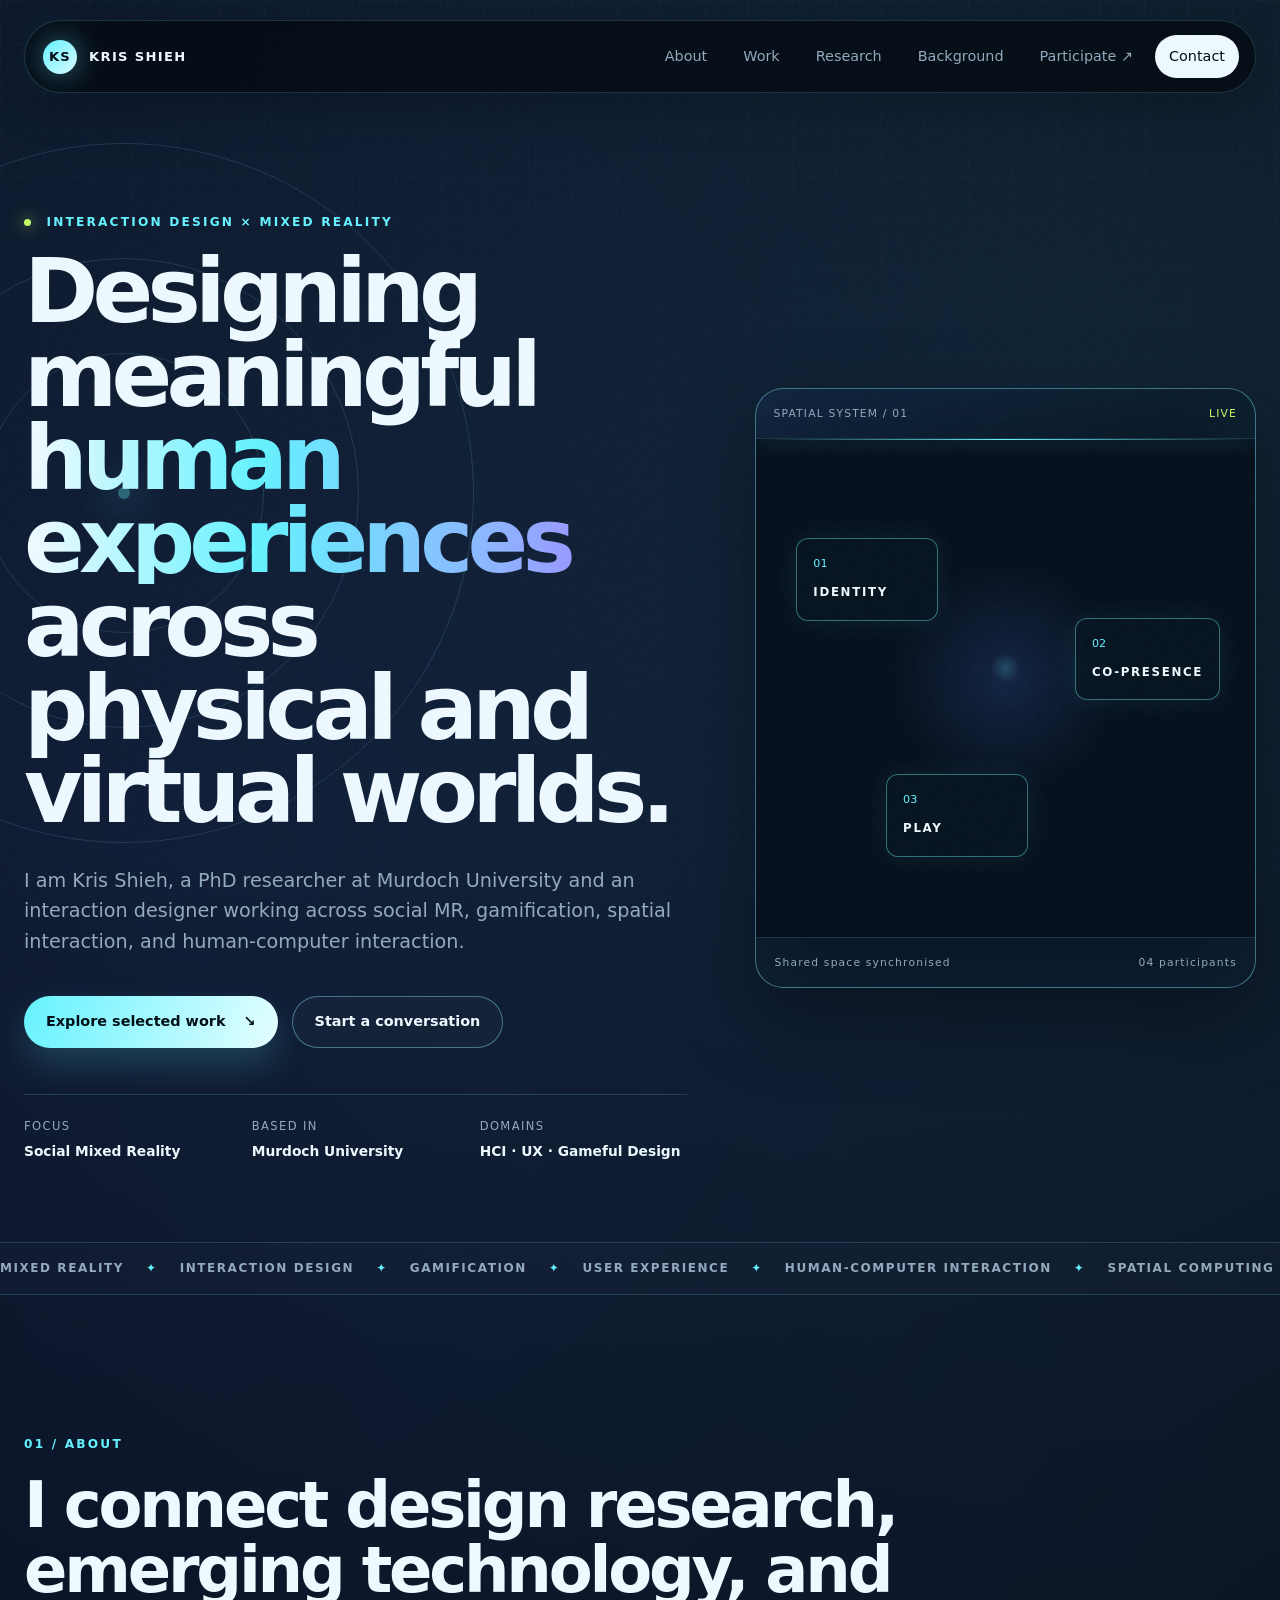
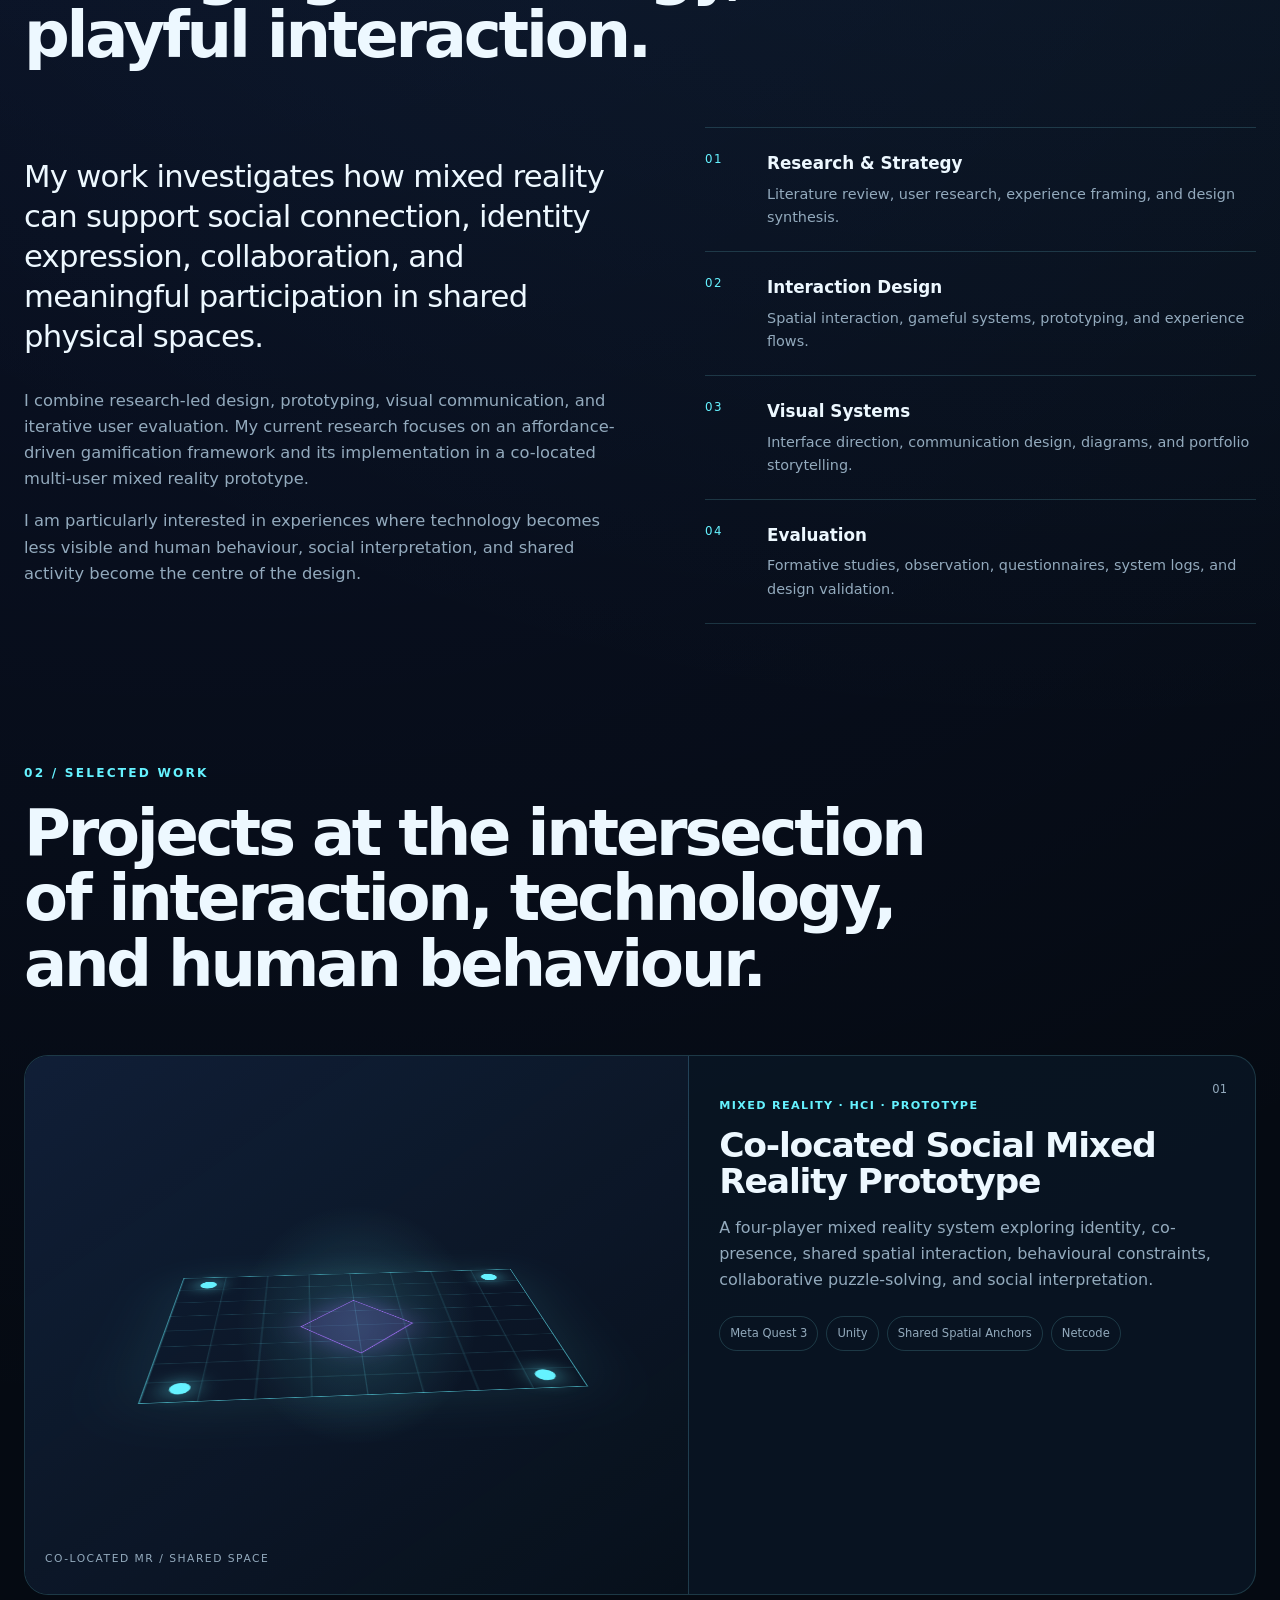
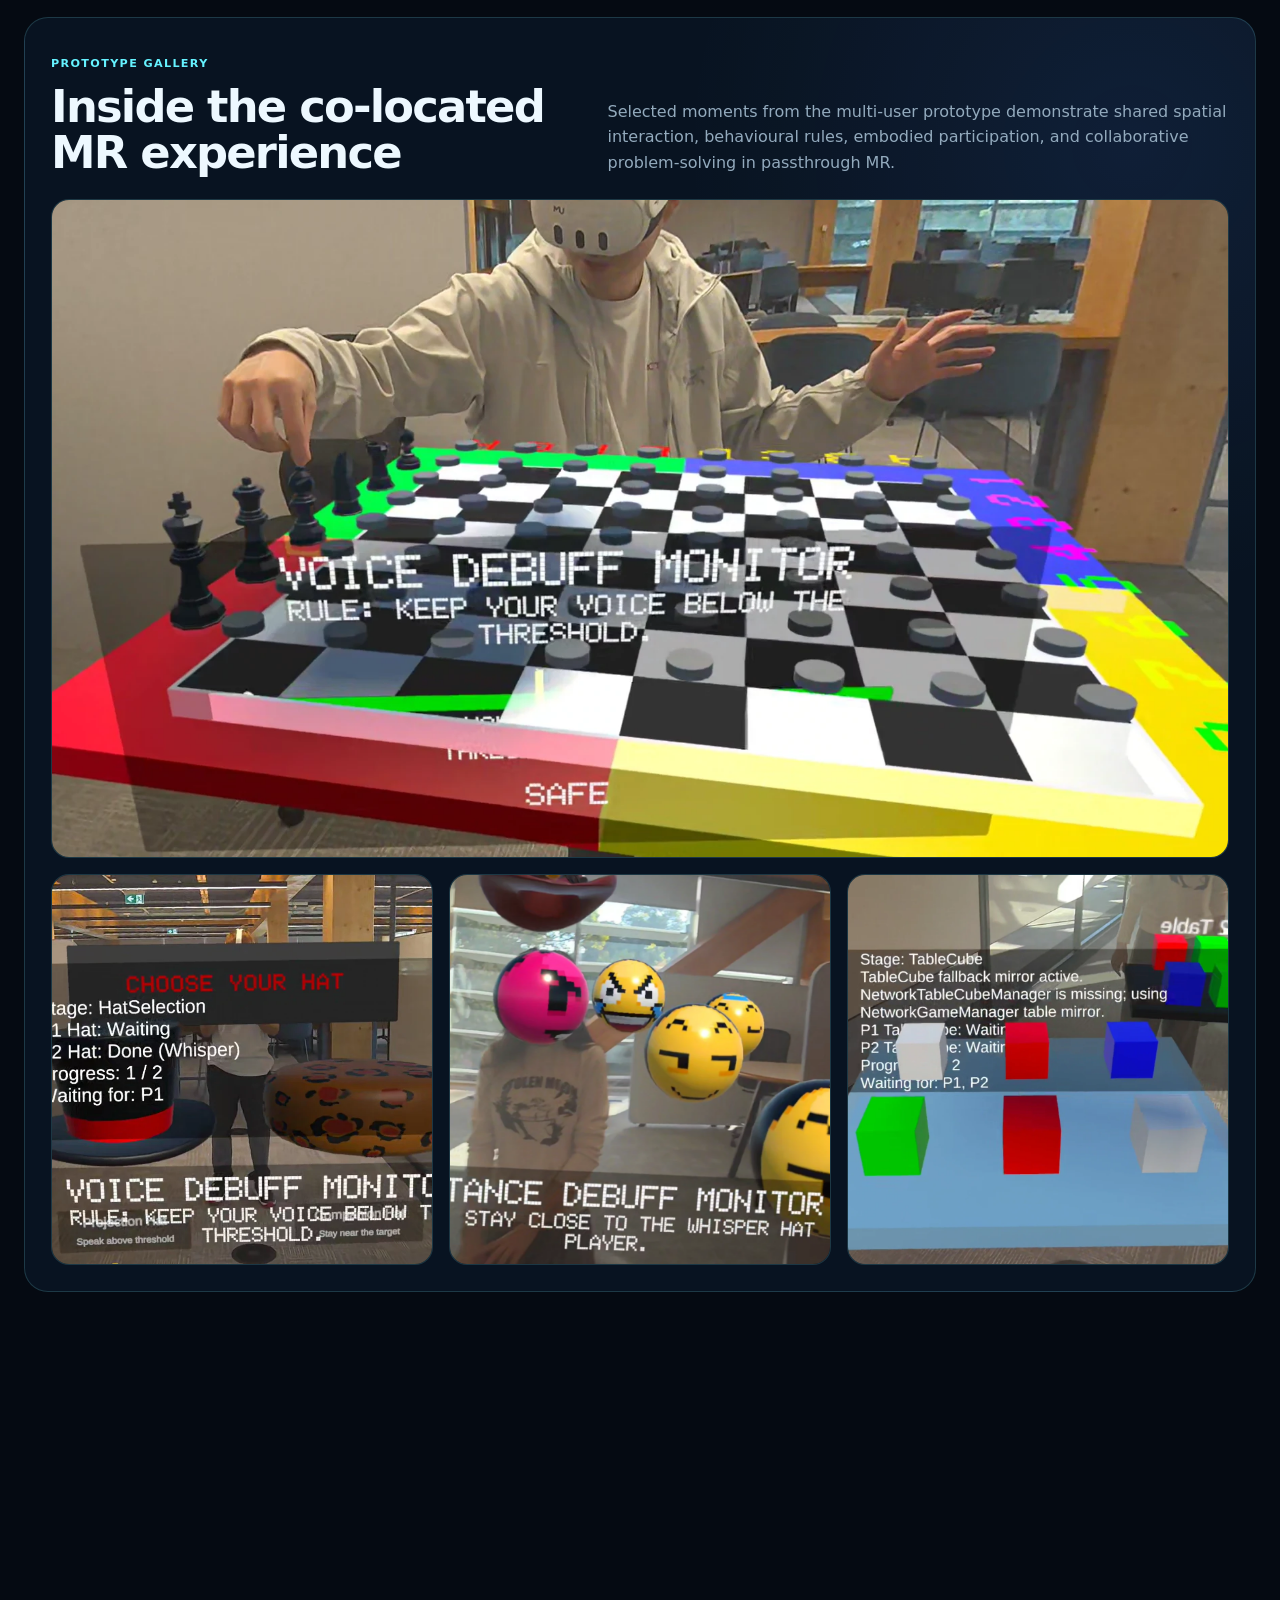
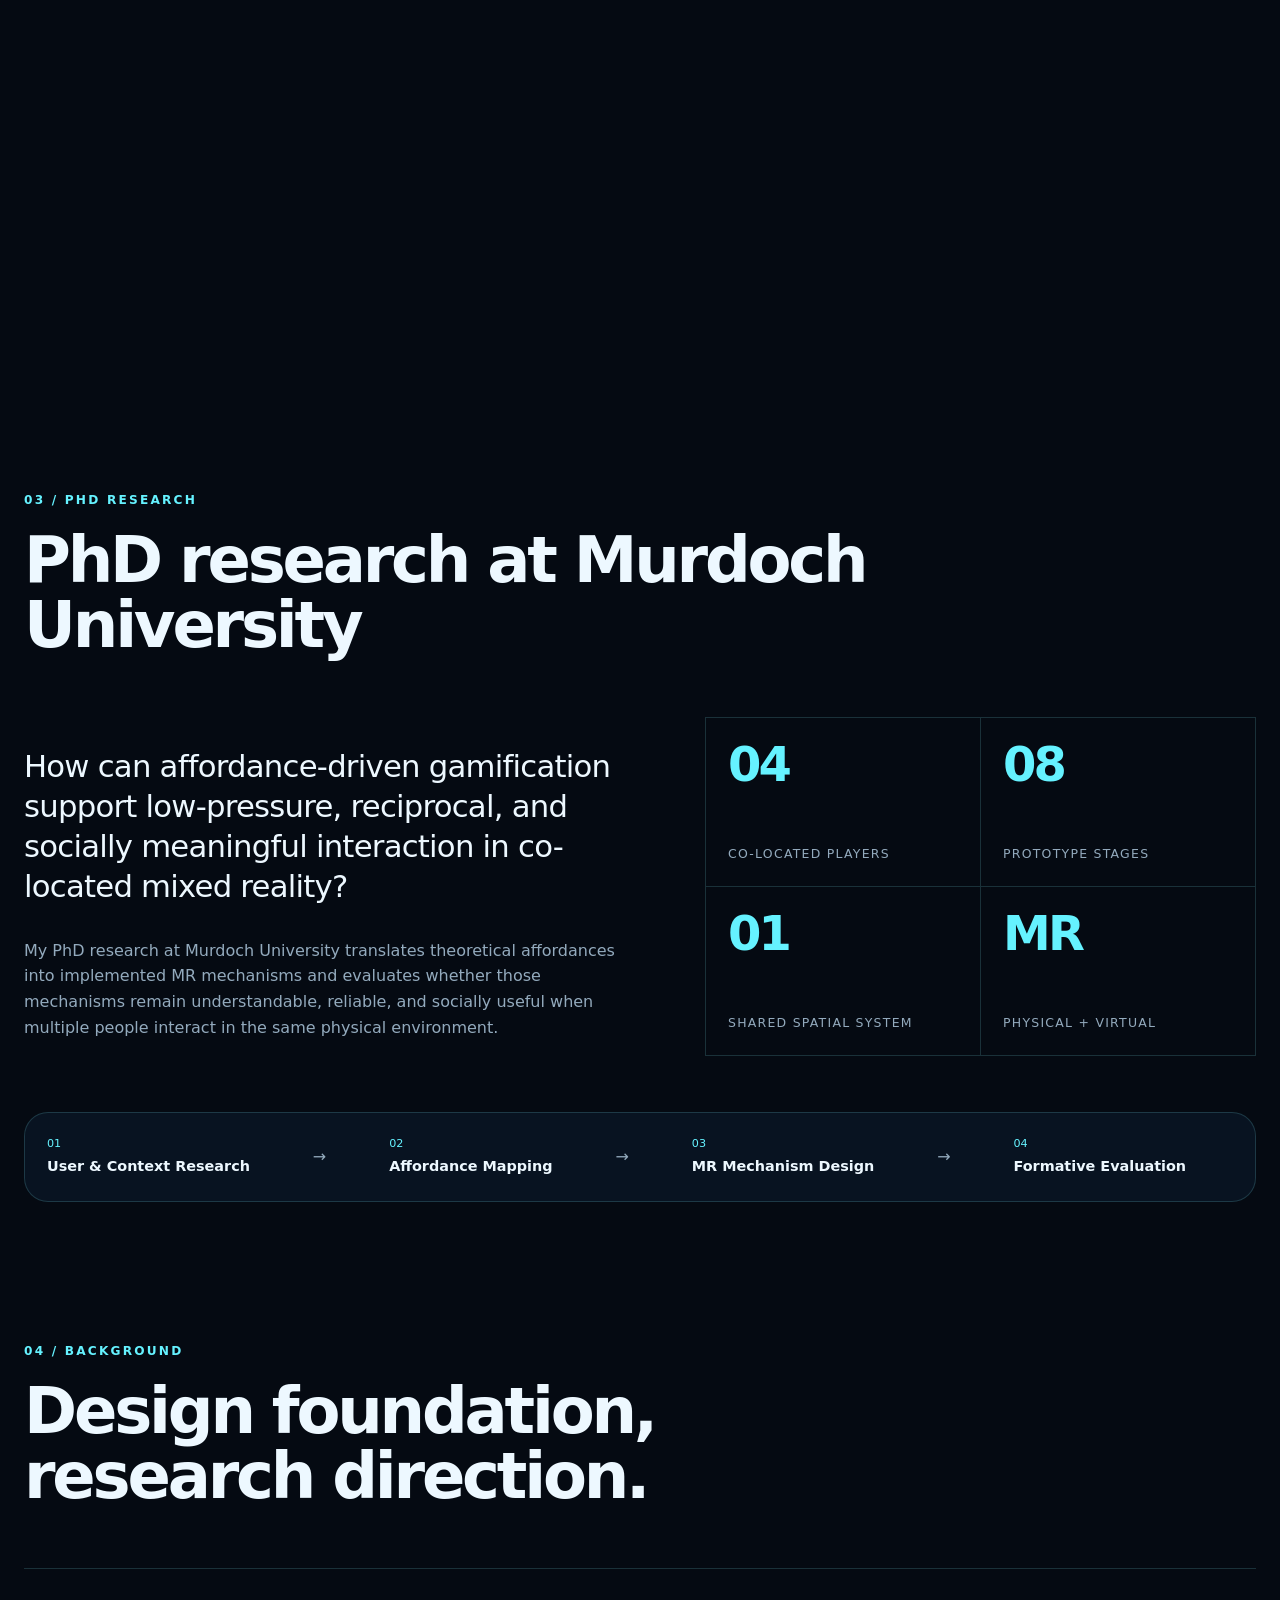
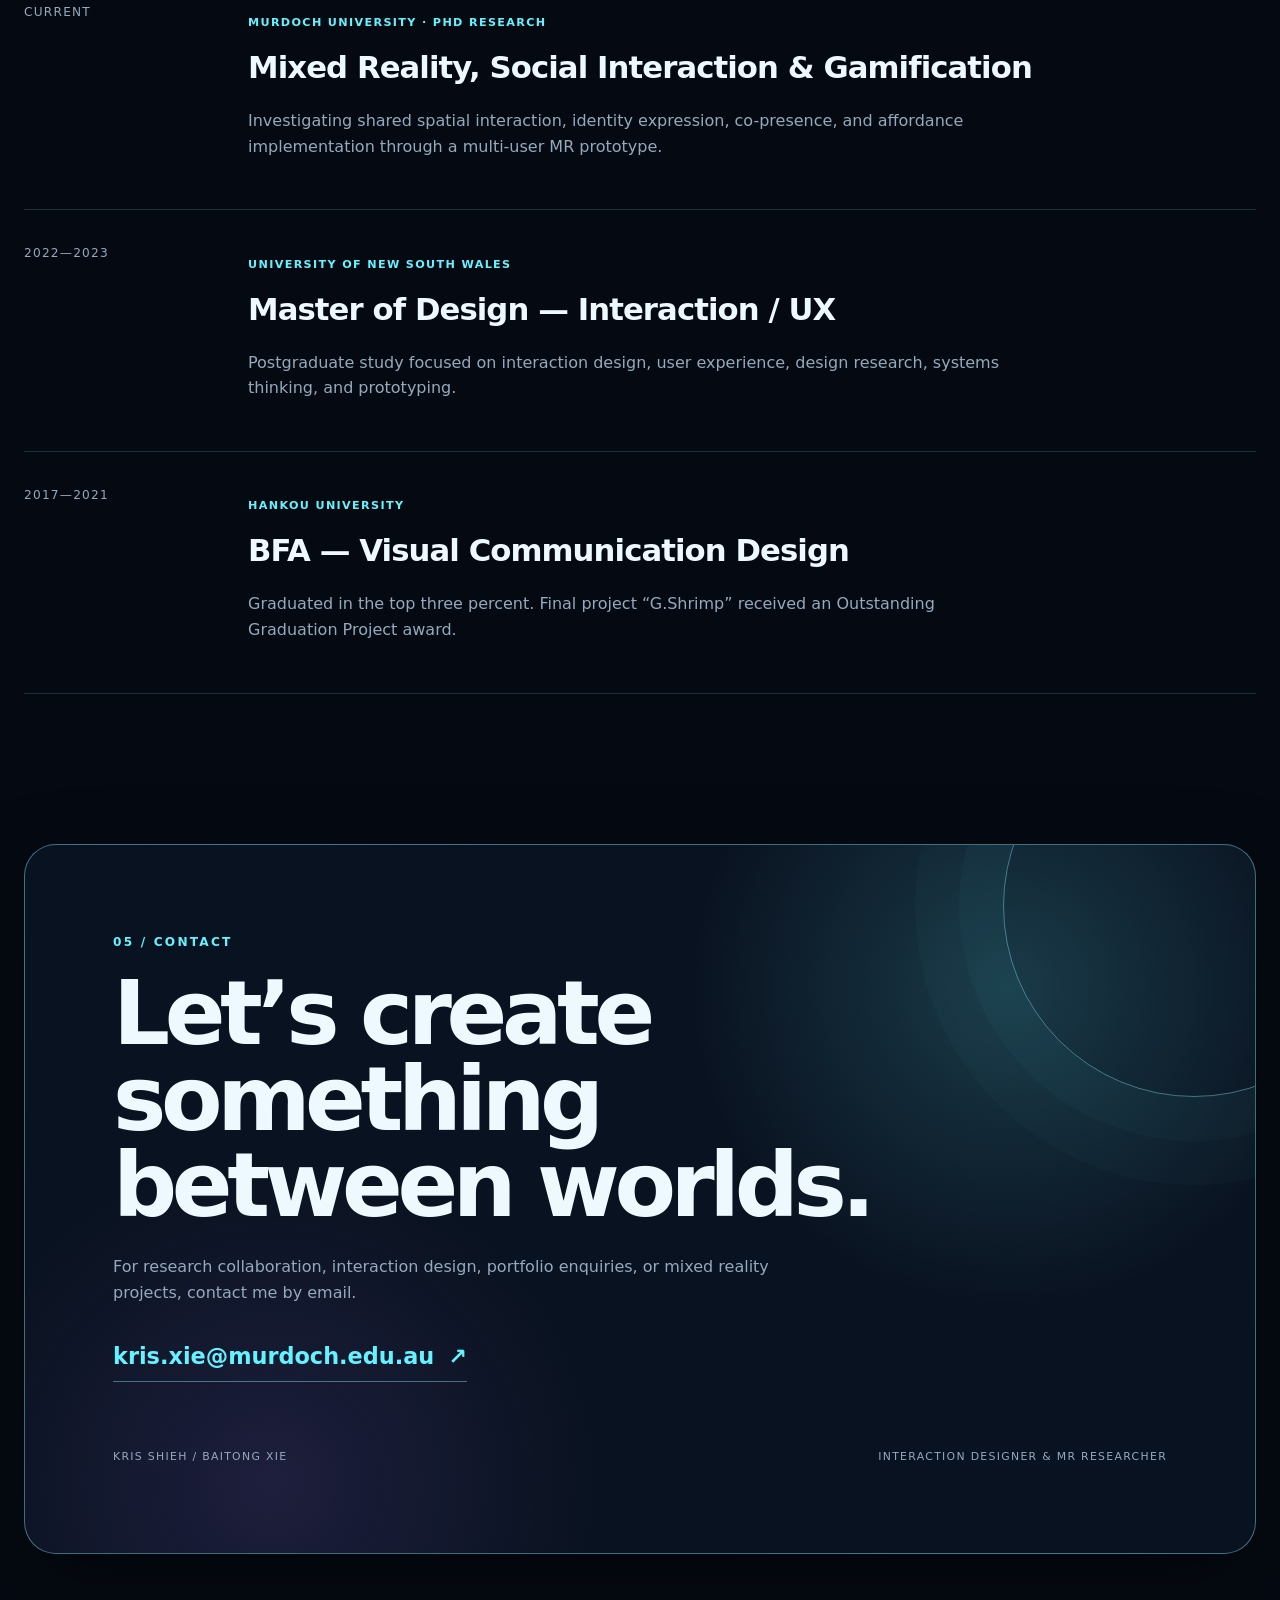
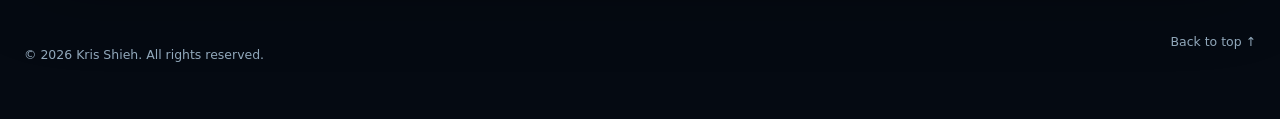
<file: index.html>
<!DOCTYPE html>
<html lang="en">
<head>
  <meta charset="UTF-8" />
  <meta name="viewport" content="width=device-width, initial-scale=1.0" />
  <meta name="description" content="Kris Shieh — interaction designer and mixed reality researcher exploring social MR, gamification, and human-computer interaction." />
  <meta name="keywords" content="Kris Shieh, Baitong Xie, portfolio, mixed reality, metaverse, interaction design, UX, HCI, gamification" />
  <meta name="author" content="Kris Shieh" />
  <meta name="theme-color" content="#07111f" />

  <meta property="og:title" content="Kris Shieh — Interaction Designer & MR Researcher" />
  <meta property="og:description" content="Portfolio and research in mixed reality, gamification, interaction design, and social computing." />
  <meta property="og:type" content="website" />
  <meta property="og:url" content="https://krisshieh.com" />

  <title>Kris Shieh — Interaction Designer & MR Researcher</title>
  <link rel="icon" href="favicon.svg" type="image/svg+xml" />
  <link rel="stylesheet" href="styles.css" />
  <script src="script.js" defer></script>
</head>
<body>
  <div class="noise" aria-hidden="true"></div>
  <div class="cursor-glow" aria-hidden="true"></div>

  <header class="site-header" id="top">
    <a class="brand" href="#top" aria-label="Kris Shieh home">
      <span class="brand-mark">KS</span>
      <span class="brand-text">KRIS SHIEH</span>
    </a>

    <button class="menu-toggle" aria-expanded="false" aria-controls="site-nav">
      <span></span><span></span>
      <span class="sr-only">Toggle menu</span>
    </button>

    <nav id="site-nav" class="site-nav" aria-label="Primary navigation">
      <a href="#about">About</a>
      <a href="#work">Work</a>
      <a href="#research">Research</a>
      <a href="#background">Background</a>
      <a href="/participate/">Participate ↗</a>
      <a class="nav-cta" href="#contact">Contact</a>
    </nav>
  </header>

  <main>
    <section class="hero section-shell">
      <div class="hero-orbit" aria-hidden="true">
        <div class="orbit orbit-one"></div>
        <div class="orbit orbit-two"></div>
        <div class="orbit orbit-three"></div>
        <div class="core"></div>
      </div>

      <div class="hero-copy reveal">
        <p class="eyebrow"><span class="signal-dot"></span> INTERACTION DESIGN × MIXED REALITY</p>
        <h1>
          Designing meaningful
          <span class="gradient-text">human experiences</span>
          across physical and virtual worlds.
        </h1>
        <p class="hero-description">
          I am Kris Shieh, a PhD researcher at Murdoch University and an interaction designer working across
          social MR, gamification, spatial interaction, and human-computer interaction.
        </p>

        <div class="hero-actions">
          <a class="button button-primary" href="#work">
            Explore selected work
            <span aria-hidden="true">↘</span>
          </a>
          <a class="button button-secondary" href="#contact">Start a conversation</a>
        </div>

        <div class="hero-meta" aria-label="Professional focus">
          <div>
            <span>Focus</span>
            <strong>Social Mixed Reality</strong>
          </div>
          <div>
            <span>Based in</span>
            <strong>Murdoch University</strong>
          </div>
          <div>
            <span>Domains</span>
            <strong>HCI · UX · Gameful Design</strong>
          </div>
        </div>
      </div>

      <div class="hero-interface reveal" aria-label="Decorative mixed reality interface">
        <div class="interface-top">
          <span>SPATIAL SYSTEM / 01</span>
          <span class="status">LIVE</span>
        </div>
        <div class="interface-viewport">
          <div class="grid-plane"></div>
          <div class="holo-card card-a">
            <span>01</span>
            <strong>IDENTITY</strong>
          </div>
          <div class="holo-card card-b">
            <span>02</span>
            <strong>CO-PRESENCE</strong>
          </div>
          <div class="holo-card card-c">
            <span>03</span>
            <strong>PLAY</strong>
          </div>
          <div class="scan-line"></div>
        </div>
        <div class="interface-bottom">
          <span>Shared space synchronised</span>
          <span>04 participants</span>
        </div>
      </div>
    </section>

    <section class="ticker" aria-label="Areas of practice">
      <div class="ticker-track">
        <span>MIXED REALITY</span><i>✦</i>
        <span>INTERACTION DESIGN</span><i>✦</i>
        <span>GAMIFICATION</span><i>✦</i>
        <span>USER EXPERIENCE</span><i>✦</i>
        <span>HUMAN-COMPUTER INTERACTION</span><i>✦</i>
        <span>SPATIAL COMPUTING</span><i>✦</i>
        <span>MIXED REALITY</span><i>✦</i>
        <span>INTERACTION DESIGN</span><i>✦</i>
      </div>
    </section>

    <section id="about" class="section-shell content-section">
      <div class="section-heading reveal">
        <p class="eyebrow">01 / ABOUT</p>
        <h2>I connect design research, emerging technology, and playful interaction.</h2>
      </div>

      <div class="about-grid">
        <div class="about-copy reveal">
          <p class="large-copy">
            My work investigates how mixed reality can support social connection, identity
            expression, collaboration, and meaningful participation in shared physical spaces.
          </p>
          <p>
            I combine research-led design, prototyping, visual communication, and iterative user
            evaluation. My current research focuses on an affordance-driven gamification framework
            and its implementation in a co-located multi-user mixed reality prototype.
          </p>
          <p>
            I am particularly interested in experiences where technology becomes less visible and
            human behaviour, social interpretation, and shared activity become the centre of the design.
          </p>
        </div>

        <div class="capability-panel reveal">
          <div class="capability">
            <span>01</span>
            <div>
              <h3>Research & Strategy</h3>
              <p>Literature review, user research, experience framing, and design synthesis.</p>
            </div>
          </div>
          <div class="capability">
            <span>02</span>
            <div>
              <h3>Interaction Design</h3>
              <p>Spatial interaction, gameful systems, prototyping, and experience flows.</p>
            </div>
          </div>
          <div class="capability">
            <span>03</span>
            <div>
              <h3>Visual Systems</h3>
              <p>Interface direction, communication design, diagrams, and portfolio storytelling.</p>
            </div>
          </div>
          <div class="capability">
            <span>04</span>
            <div>
              <h3>Evaluation</h3>
              <p>Formative studies, observation, questionnaires, system logs, and design validation.</p>
            </div>
          </div>
        </div>
      </div>
    </section>

    <section id="work" class="section-shell content-section">
      <div class="section-heading reveal">
        <p class="eyebrow">02 / SELECTED WORK</p>
        <h2>Projects at the intersection of interaction, technology, and human behaviour.</h2>
      </div>

      <div class="project-grid">
        <article class="project-card project-featured reveal">
          <div class="project-visual visual-mr" aria-hidden="true">
            <div class="spatial-board">
              <span class="node node-1"></span>
              <span class="node node-2"></span>
              <span class="node node-3"></span>
              <span class="node node-4"></span>
              <div class="board-object"></div>
            </div>
            <p>CO-LOCATED MR / SHARED SPACE</p>
          </div>
          <div class="project-content">
            <div class="project-number">01</div>
            <p class="project-type">Mixed Reality · HCI · Prototype</p>
            <h3>Co-located Social Mixed Reality Prototype</h3>
            <p>
              A four-player mixed reality system exploring identity, co-presence, shared spatial
              interaction, behavioural constraints, collaborative puzzle-solving, and social interpretation.
            </p>
            <ul class="tag-list">
              <li>Meta Quest 3</li>
              <li>Unity</li>
              <li>Shared Spatial Anchors</li>
              <li>Netcode</li>
            </ul>
          </div>
        </article>

        <section class="prototype-gallery reveal" aria-labelledby="prototype-gallery-title">
          <div class="gallery-heading">
            <div>
              <p class="project-type">Prototype Gallery</p>
              <h3 id="prototype-gallery-title">Inside the co-located MR experience</h3>
            </div>
            <p>
              Selected moments from the multi-user prototype demonstrate shared spatial interaction,
              behavioural rules, embodied participation, and collaborative problem-solving in passthrough MR.
            </p>
          </div>

          <div class="gallery-grid gallery-grid-four">
            <figure class="gallery-item gallery-item-hero">
              <img
                src="assets/prototype-chess-puzzle.webp"
                alt="Participant interacting with a shared mixed reality chess puzzle"
                loading="lazy"
              />
              <figcaption>
                <span>01</span>
                <div>
                  <strong>Shared Chess Puzzle</strong>
                  <p>Co-located manipulation, distributed clues, and collaborative spatial deduction.</p>
                </div>
              </figcaption>
            </figure>

            <figure class="gallery-item">
              <img
                src="assets/prototype-hat-selection.webp"
                alt="Mixed reality Hat Selection interface showing four behavioural hats"
                loading="lazy"
              />
              <figcaption>
                <span>02</span>
                <div>
                  <strong>Hat Selection</strong>
                  <p>Visible identity cues assign voice- and distance-based behavioural conditions.</p>
                </div>
              </figcaption>
            </figure>

            <figure class="gallery-item">
              <img
                src="assets/prototype-emotion-bubble.webp"
                alt="Mixed reality Emotion Bubble stage with floating expressive spheres"
                loading="lazy"
              />
              <figcaption>
                <span>03</span>
                <div>
                  <strong>Emotion Bubble</strong>
                  <p>Participants express a mood while locating clues distributed through the shared space.</p>
                </div>
              </figcaption>
            </figure>

            <figure class="gallery-item">
              <img
                src="assets/prototype-table-cube.webp"
                alt="Mixed reality Table Cube activity with coloured cubes on a shared table"
                loading="lazy"
              />
              <figcaption>
                <span>04</span>
                <div>
                  <strong>Table Cube</strong>
                  <p>A synchronised colour-matching task explores procedural clarity and shared feedback.</p>
                </div>
              </figcaption>
            </figure>
          </div>
        </section>

        <article class="project-card reveal">
          <div class="project-visual visual-framework" aria-hidden="true">
            <div class="framework-ring ring-a"></div>
            <div class="framework-ring ring-b"></div>
            <div class="framework-ring ring-c"></div>
            <div class="framework-label">ADGF</div>
          </div>
          <div class="project-content">
            <div class="project-number">02</div>
            <p class="project-type">Design Research · Framework</p>
            <h3>Affordance-Driven Gamification Framework</h3>
            <p>
              A research-led framework linking user needs, contextual goals, technology affordances,
              interaction mechanics, and evaluative criteria for social mixed reality experiences.
            </p>
            <ul class="tag-list">
              <li>Affordance Theory</li>
              <li>Gamification</li>
              <li>MDA</li>
            </ul>
          </div>
        </article>

        <article class="project-card reveal">
          <div class="project-visual visual-brand" aria-hidden="true">
            <div class="shrimp-mark">G.</div>
            <div class="brand-lines"></div>
          </div>
          <div class="project-content">
            <div class="project-number">03</div>
            <p class="project-type">Visual Communication · Brand Design</p>
            <h3>G.Shrimp</h3>
            <p>
              An award-recognised undergraduate graduation project combining visual identity,
              communication design, and a cohesive brand experience.
            </p>
            <ul class="tag-list">
              <li>Brand Identity</li>
              <li>Visual Design</li>
              <li>Art Direction</li>
            </ul>
          </div>
        </article>
      </div>
    </section>

    <section id="research" class="section-shell content-section research-section">
      <div class="section-heading reveal">
        <p class="eyebrow">03 / PHD RESEARCH</p>
        <h2>PhD research at Murdoch University</h2>
      </div>

      <div class="research-grid">
        <div class="research-statement reveal">
          <p class="large-copy">
            How can affordance-driven gamification support low-pressure, reciprocal, and socially
            meaningful interaction in co-located mixed reality?
          </p>
          <p>
            My PhD research at Murdoch University translates theoretical affordances into implemented MR mechanisms and
            evaluates whether those mechanisms remain understandable, reliable, and socially useful
            when multiple people interact in the same physical environment.
          </p>
        </div>

        <div class="research-metrics reveal">
          <div class="metric">
            <strong>04</strong>
            <span>co-located players</span>
          </div>
          <div class="metric">
            <strong>08</strong>
            <span>prototype stages</span>
          </div>
          <div class="metric">
            <strong>01</strong>
            <span>shared spatial system</span>
          </div>
          <div class="metric">
            <strong>MR</strong>
            <span>physical + virtual</span>
          </div>
        </div>
      </div>

      <div class="research-flow reveal" aria-label="Research process">
        <div>
          <span>01</span>
          <strong>User & Context Research</strong>
        </div>
        <i>→</i>
        <div>
          <span>02</span>
          <strong>Affordance Mapping</strong>
        </div>
        <i>→</i>
        <div>
          <span>03</span>
          <strong>MR Mechanism Design</strong>
        </div>
        <i>→</i>
        <div>
          <span>04</span>
          <strong>Formative Evaluation</strong>
        </div>
      </div>
    </section>

    <section id="background" class="section-shell content-section">
      <div class="section-heading reveal">
        <p class="eyebrow">04 / BACKGROUND</p>
        <h2>Design foundation, research direction.</h2>
      </div>

      <div class="timeline">
        <article class="timeline-item reveal">
          <div class="timeline-year">CURRENT</div>
          <div>
            <p class="timeline-label">Murdoch University · PhD Research</p>
            <h3>Mixed Reality, Social Interaction & Gamification</h3>
            <p>
              Investigating shared spatial interaction, identity expression, co-presence, and
              affordance implementation through a multi-user MR prototype.
            </p>
          </div>
        </article>

        <article class="timeline-item reveal">
          <div class="timeline-year">2022—2023</div>
          <div>
            <p class="timeline-label">University of New South Wales</p>
            <h3>Master of Design — Interaction / UX</h3>
            <p>
              Postgraduate study focused on interaction design, user experience, design research,
              systems thinking, and prototyping.
            </p>
          </div>
        </article>

        <article class="timeline-item reveal">
          <div class="timeline-year">2017—2021</div>
          <div>
            <p class="timeline-label">Hankou University</p>
            <h3>BFA — Visual Communication Design</h3>
            <p>
              Graduated in the top three percent. Final project “G.Shrimp” received an Outstanding
              Graduation Project award.
            </p>
          </div>
        </article>
      </div>
    </section>

    <section id="contact" class="section-shell contact-section">
      <div class="contact-card reveal">
        <p class="eyebrow">05 / CONTACT</p>
        <h2>Let’s create something between worlds.</h2>
        <p>
          For research collaboration, interaction design, portfolio enquiries, or mixed reality projects,
          contact me by email.
        </p>
        <a class="contact-link" href="mailto:kris.xie@murdoch.edu.au">
          kris.xie@murdoch.edu.au
          <span aria-hidden="true">↗</span>
        </a>

        <div class="contact-meta">
          <span>KRIS SHIEH / BAITONG XIE</span>
          <span>INTERACTION DESIGNER & MR RESEARCHER</span>
        </div>
      </div>
    </section>
  </main>

  <footer class="site-footer section-shell">
    <p>© <span id="year"></span> Kris Shieh. All rights reserved.</p>
    <a href="#top">Back to top ↑</a>
  </footer>
</body>
</html>
</file>
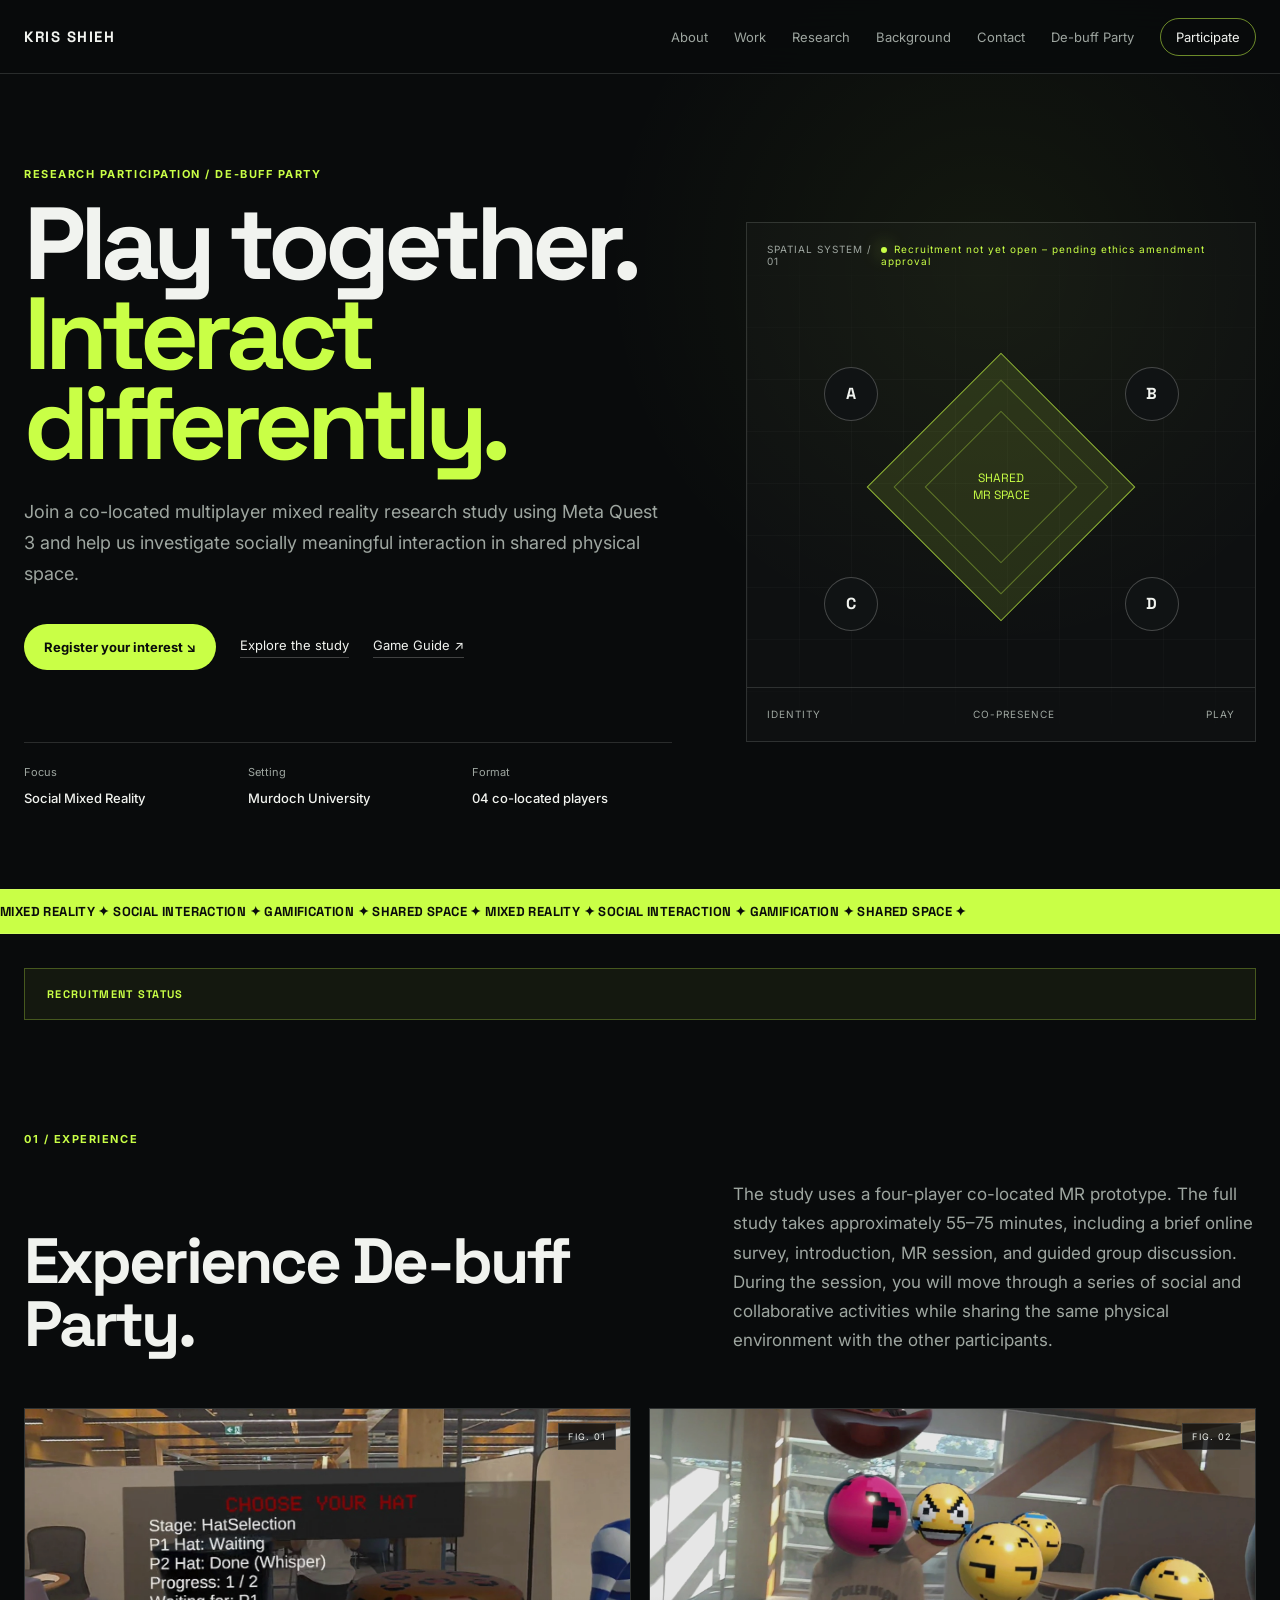
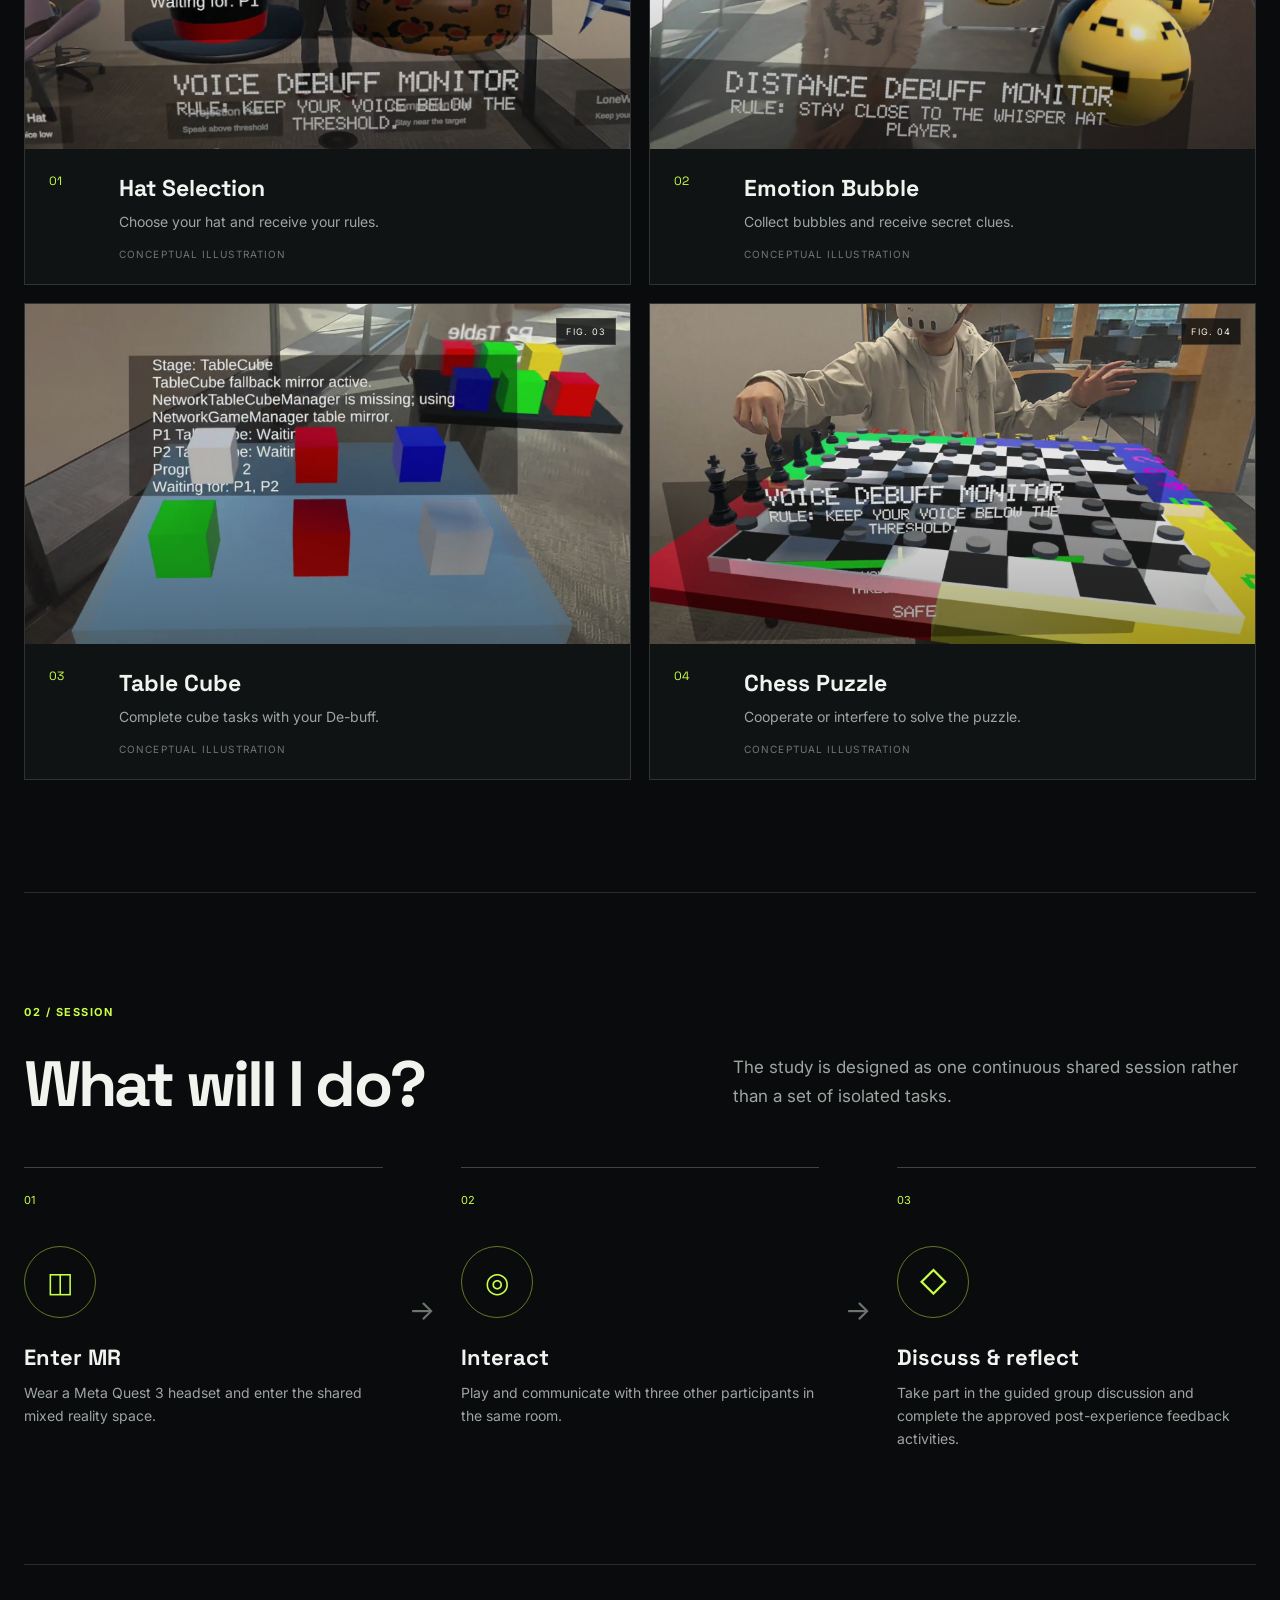
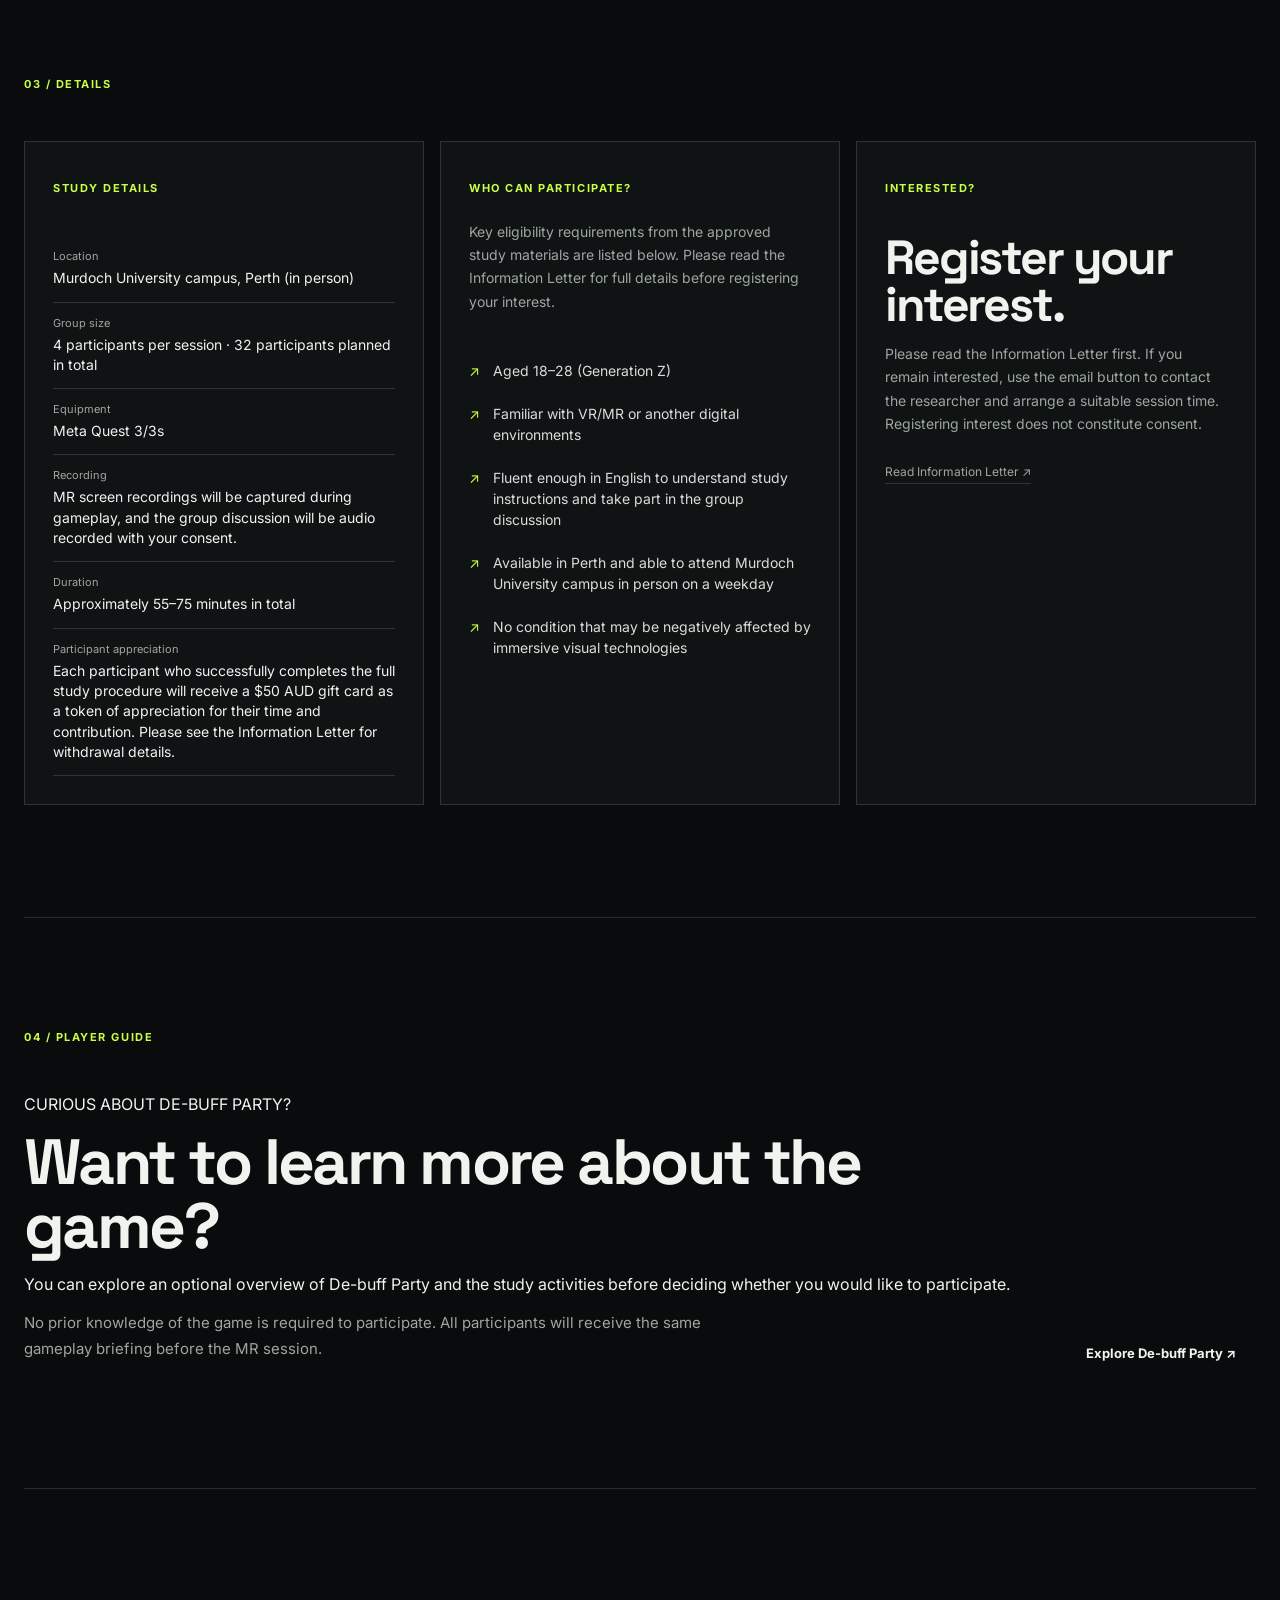
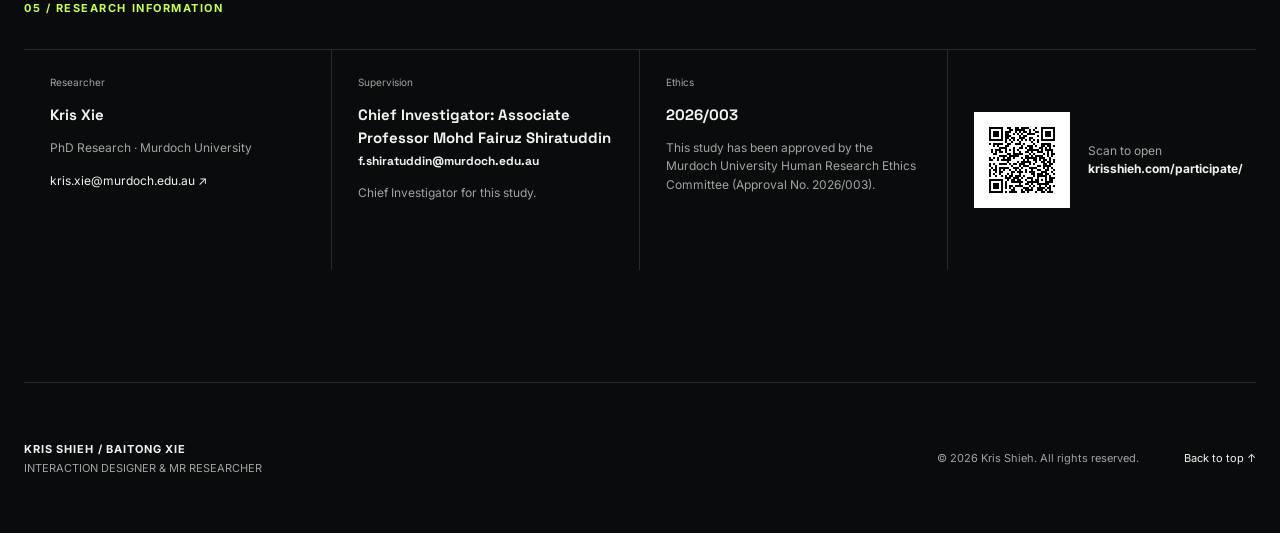
<file: participate/index.html>
<!DOCTYPE html>
<html lang="en">
<head>
  <meta charset="UTF-8" />
  <meta name="viewport" content="width=device-width, initial-scale=1.0" />
  <meta name="description" content="Participate in De-buff Party, a co-located mixed reality research study at Murdoch University." />
  <title>De-buff Party — Participant Recruitment | Kris Shieh</title>
  <link rel="stylesheet" href="styles.css" />
</head>
<body>
  <header class="site-header">
    <a class="brand" href="https://krisshieh.com/">KRIS SHIEH</a>
    <button class="menu-toggle" aria-label="Toggle menu">Menu</button>
    <nav class="nav-links">
      <a href="https://krisshieh.com/#about">About</a>
      <a href="https://krisshieh.com/#work">Work</a>
      <a href="https://krisshieh.com/#research">Research</a>
      <a href="https://krisshieh.com/#background">Background</a>
      <a href="https://krisshieh.com/#contact">Contact</a>
      <a href="/participate/how-to-play/">De-buff Party</a>
      <a class="nav-pill active" href="#register">Participate</a>
    </nav>
  </header>

  <main>
    <section class="hero page-shell" id="top">
      <div class="hero-copy">
        <p class="kicker">RESEARCH PARTICIPATION / DE-BUFF PARTY</p>
        <h1>Play together.<br><span>Interact differently.</span></h1>
        <p class="hero-lead">
          Join a co-located multiplayer mixed reality research study using Meta Quest 3
          and help us investigate socially meaningful interaction in shared physical space.
        </p>
        <div class="hero-actions">
          <a class="button button-primary" href="#register">Register your interest ↘</a>
          <a class="text-action" href="#experience">Explore the study</a>
          <a class="text-action" href="/participate/how-to-play/">Game Guide ↗</a>
        </div>

        <div class="hero-meta">
          <div><span>Focus</span><strong>Social Mixed Reality</strong></div>
          <div><span>Setting</span><strong>Murdoch University</strong></div>
          <div><span>Format</span><strong>04 co-located players</strong></div>
        </div>
      </div>

      <div class="spatial-panel" aria-label="Study overview">
        <div class="spatial-top">
          <span>SPATIAL SYSTEM / 01</span>
          <span class="live-dot">Recruitment not yet open – pending ethics amendment approval</span>
        </div>
        <div class="spatial-stage">
          <div class="participant p1">A</div>
          <div class="participant p2">B</div>
          <div class="shared-space">
            <span>SHARED<br>MR SPACE</span>
          </div>
          <div class="participant p3">C</div>
          <div class="participant p4">D</div>
        </div>
        <div class="spatial-bottom">
          <span>Identity</span><span>Co-presence</span><span>Play</span>
        </div>
      </div>
    </section>

    <div class="ticker" aria-hidden="true">
      <div>
        MIXED REALITY ✦ SOCIAL INTERACTION ✦ GAMIFICATION ✦ SHARED SPACE ✦
        MIXED REALITY ✦ SOCIAL INTERACTION ✦ GAMIFICATION ✦ SHARED SPACE ✦
      </div>
    </div>


    <section class="status-strip page-shell" aria-label="Recruitment status">
      <strong>RECRUITMENT STATUS</strong>
      <!-- <p>Register your interest. Recruitment remains open while the approved poster is displayed; if the poster has been removed, recruitment has closed.</p> -->
    </section>

    <section class="section page-shell" id="experience">
      <div class="section-index">01 / EXPERIENCE</div>
      <div class="section-intro">
        <h2>Experience De-buff Party.</h2>
        <p>
          The study uses a four-player co-located MR prototype. The full study takes approximately 55–75 minutes, including a brief online survey, introduction, MR session, and guided group discussion. During the session,
          you will move through a series of social and collaborative activities while
          sharing the same physical environment with the other participants.
        </p>
      </div>

      <div class="activity-grid">
        <figure class="activity-card">
          <div class="figure-wrap">
            <img src="activity-hat-selection.jpg" alt="Conceptual illustration of the Hat Selection activity" />
            <span class="figure-tag">FIG. 01</span>
          </div>
          <figcaption>
            <div class="activity-number">01</div>
            <div>
              <h3>Hat Selection</h3>
              <p>Choose your hat and receive your rules.</p>
              <span class="caption-note">Conceptual illustration</span>
            </div>
          </figcaption>
        </figure>

        <figure class="activity-card">
          <div class="figure-wrap">
            <img src="activity-emotion-bubble.jpg" alt="Conceptual illustration of the Emotion Bubble activity" />
            <span class="figure-tag">FIG. 02</span>
          </div>
          <figcaption>
            <div class="activity-number">02</div>
            <div>
              <h3>Emotion Bubble</h3>
              <p>Collect bubbles and receive secret clues.</p>
              <span class="caption-note">Conceptual illustration</span>
            </div>
          </figcaption>
        </figure>

        <figure class="activity-card">
          <div class="figure-wrap">
            <img src="activity-table-cube.jpg" alt="Conceptual illustration of the Table Cube activity" />
            <span class="figure-tag">FIG. 03</span>
          </div>
          <figcaption>
            <div class="activity-number">03</div>
            <div>
              <h3>Table Cube</h3>
              <p>Complete cube tasks with your De-buff.</p>
              <span class="caption-note">Conceptual illustration</span>
            </div>
          </figcaption>
        </figure>

        <figure class="activity-card">
          <div class="figure-wrap">
            <img src="activity-chess-puzzle.jpg" alt="Conceptual illustration of the Chess Puzzle activity" />
            <span class="figure-tag">FIG. 04</span>
          </div>
          <figcaption>
            <div class="activity-number">04</div>
            <div>
              <h3>Chess Puzzle</h3>
              <p>Cooperate or interfere to solve the puzzle.</p>
              <span class="caption-note">Conceptual illustration</span>
            </div>
          </figcaption>
        </figure>
      </div>
    </section>

    <section class="section page-shell">
      <div class="section-index">02 / SESSION</div>
      <div class="section-intro narrow">
        <h2>What will I do?</h2>
        <p>The study is designed as one continuous shared session rather than a set of isolated tasks.</p>
      </div>

      <div class="flow">
        <article>
          <span class="flow-number">01</span>
          <div class="flow-icon">◫</div>
          <h3>Enter MR</h3>
          <p>Wear a Meta Quest 3 headset and enter the shared mixed reality space.</p>
        </article>
        <div class="flow-arrow">→</div>
        <article>
          <span class="flow-number">02</span>
          <div class="flow-icon">◎</div>
          <h3>Interact</h3>
          <p>Play and communicate with three other participants in the same room.</p>
        </article>
        <div class="flow-arrow">→</div>
        <article>
          <span class="flow-number">03</span>
          <div class="flow-icon">◇</div>
          <h3>Discuss & reflect</h3>
          <p>Take part in the guided group discussion and complete the approved post-experience feedback activities.</p>
        </article>
      </div>
    </section>

    <section class="section page-shell info-layout" id="details">
      <div class="section-index">03 / DETAILS</div>

      <article class="info-card">
        <p class="card-kicker">STUDY DETAILS</p>
        <dl>
          <div><dt>Location</dt><dd>Murdoch University campus, Perth (in person)</dd></div>
          <div><dt>Group size</dt><dd>4 participants per session · 32 participants planned in total</dd></div>
          <div><dt>Equipment</dt><dd>Meta Quest 3/3s</dd></div>
          <div><dt>Recording</dt><dd>MR screen recordings will be captured during gameplay, and the group discussion will be audio recorded with your consent.</dd></div>
          <div><dt>Duration</dt><dd>Approximately 55–75 minutes in total</dd></div>
          <div><dt>Participant appreciation</dt><dd>Each participant who successfully completes the full study procedure will receive a $50 AUD gift card as a token of appreciation for their time and contribution. Please see the Information Letter for withdrawal details.</dd></div>
        </dl>
      </article>

      <article class="info-card" id="eligibility">
        <p class="card-kicker">WHO CAN PARTICIPATE?</p>
        <p class="muted">Key eligibility requirements from the approved study materials are listed below. Please read the Information Letter for full details before registering your interest.</p>
        <ul class="check-list">
          <li>Aged 18–28 (Generation Z)</li>
          <li>Familiar with VR/MR or another digital environments</li>
          <li>Fluent enough in English to understand study instructions and take part in the group discussion</li>
          <li>Available in Perth and able to attend Murdoch University campus in person on a weekday</li>
          <li>No condition that may be negatively affected by immersive visual technologies</li>
        </ul>
      </article>

      <article class="info-card register-card" id="register">
        <p class="card-kicker">INTERESTED?</p>
        <h2>Register your interest.</h2>
        <p class="muted">Please read the Information Letter first. If you remain interested, use the email button to contact the researcher and arrange a suitable session time. Registering interest does not constitute consent.</p>
        <!-- <a class="button button-primary full" id="registrationLink" href="mailto:kris.xie@murdoch.edu.au?subject=De-buff%20Party%20Research%20Study%20Enquiry" target="_blank" rel="noopener">Register your interest ↗</a> -->
        <a class="secondary-link" href="information-letter.pdf" target="_blank" rel="noopener">Read Information Letter ↗</a>
      </article>
    </section>

    <section class="section page-shell play-guide-cta">
      <div class="section-index">04 / PLAYER GUIDE</div>
      <div class="play-guide-layout">
        <div>
          <p class="eyebrow">CURIOUS ABOUT DE-BUFF PARTY?</p>
          <h2>Want to learn more about the game?</h2>
          <p>You can explore an optional overview of De-buff Party and the study activities before deciding whether you would like to participate.</p>
          <p>No prior knowledge of the game is required to participate. All participants will receive the same gameplay briefing before the MR session.</p>
        </div>
        <a class="button primary large" href="/participate/how-to-play/">Explore De-buff Party ↗</a>
      </div>
    </section>

    <section class="section page-shell research-info">
      <div class="section-index">05 / RESEARCH INFORMATION</div>
      <div class="research-grid">
        <div>
          <span>Researcher</span>
          <strong>Kris Xie</strong>
          <p>PhD Research · Murdoch University</p>
          <a href="mailto:kris.xie@murdoch.edu.au">kris.xie@murdoch.edu.au ↗</a>
        </div>
        <div>
          <span>Supervision</span>
          <strong>Chief Investigator: Associate Professor Mohd Fairuz Shiratuddin<br><a href="mailto:f.shiratuddin@murdoch.edu.au">f.shiratuddin@murdoch.edu.au</a></strong>
          <p>Chief Investigator for this study.</p>
        </div>
        <div>
          <span>Ethics</span>
          <strong>2026/003</strong>
          <p>This study has been approved by the Murdoch University Human Research Ethics Committee (Approval No. 2026/003).</p>
        </div>
        <div class="qr-block">
          <img src="qr-participate.png" alt="QR code linking to krisshieh.com/participate/" />
          <p>Scan to open<br><strong>krisshieh.com/participate/</strong></p>
        </div>
      </div>
    </section>
  </main>

  <footer class="site-footer page-shell">
    <div>
      <strong>KRIS SHIEH / BAITONG XIE</strong>
      <span>INTERACTION DESIGNER & MR RESEARCHER</span>
    </div>
    <p>© 2026 Kris Shieh. All rights reserved.</p>
    <a href="#top">Back to top ↑</a>
  </footer>

  <script src="script.js"></script>
</body>
</html>
</file>
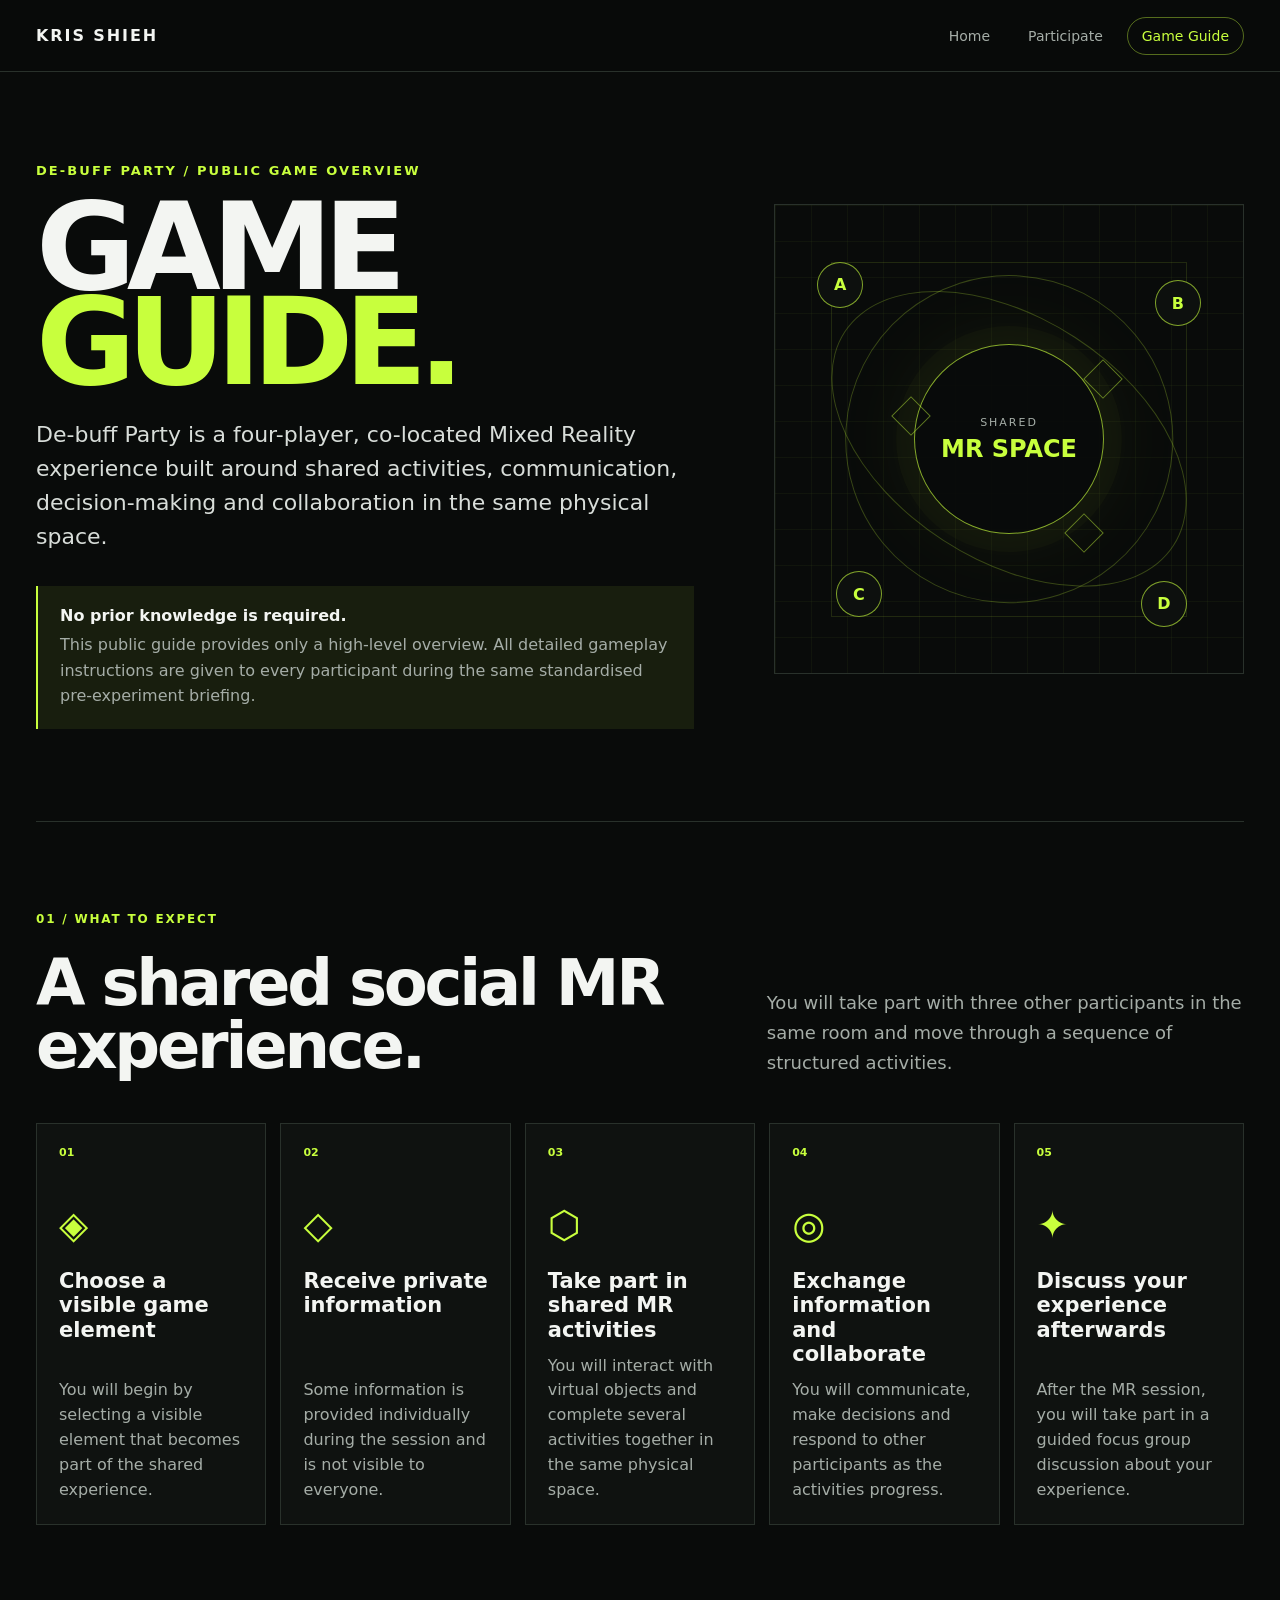
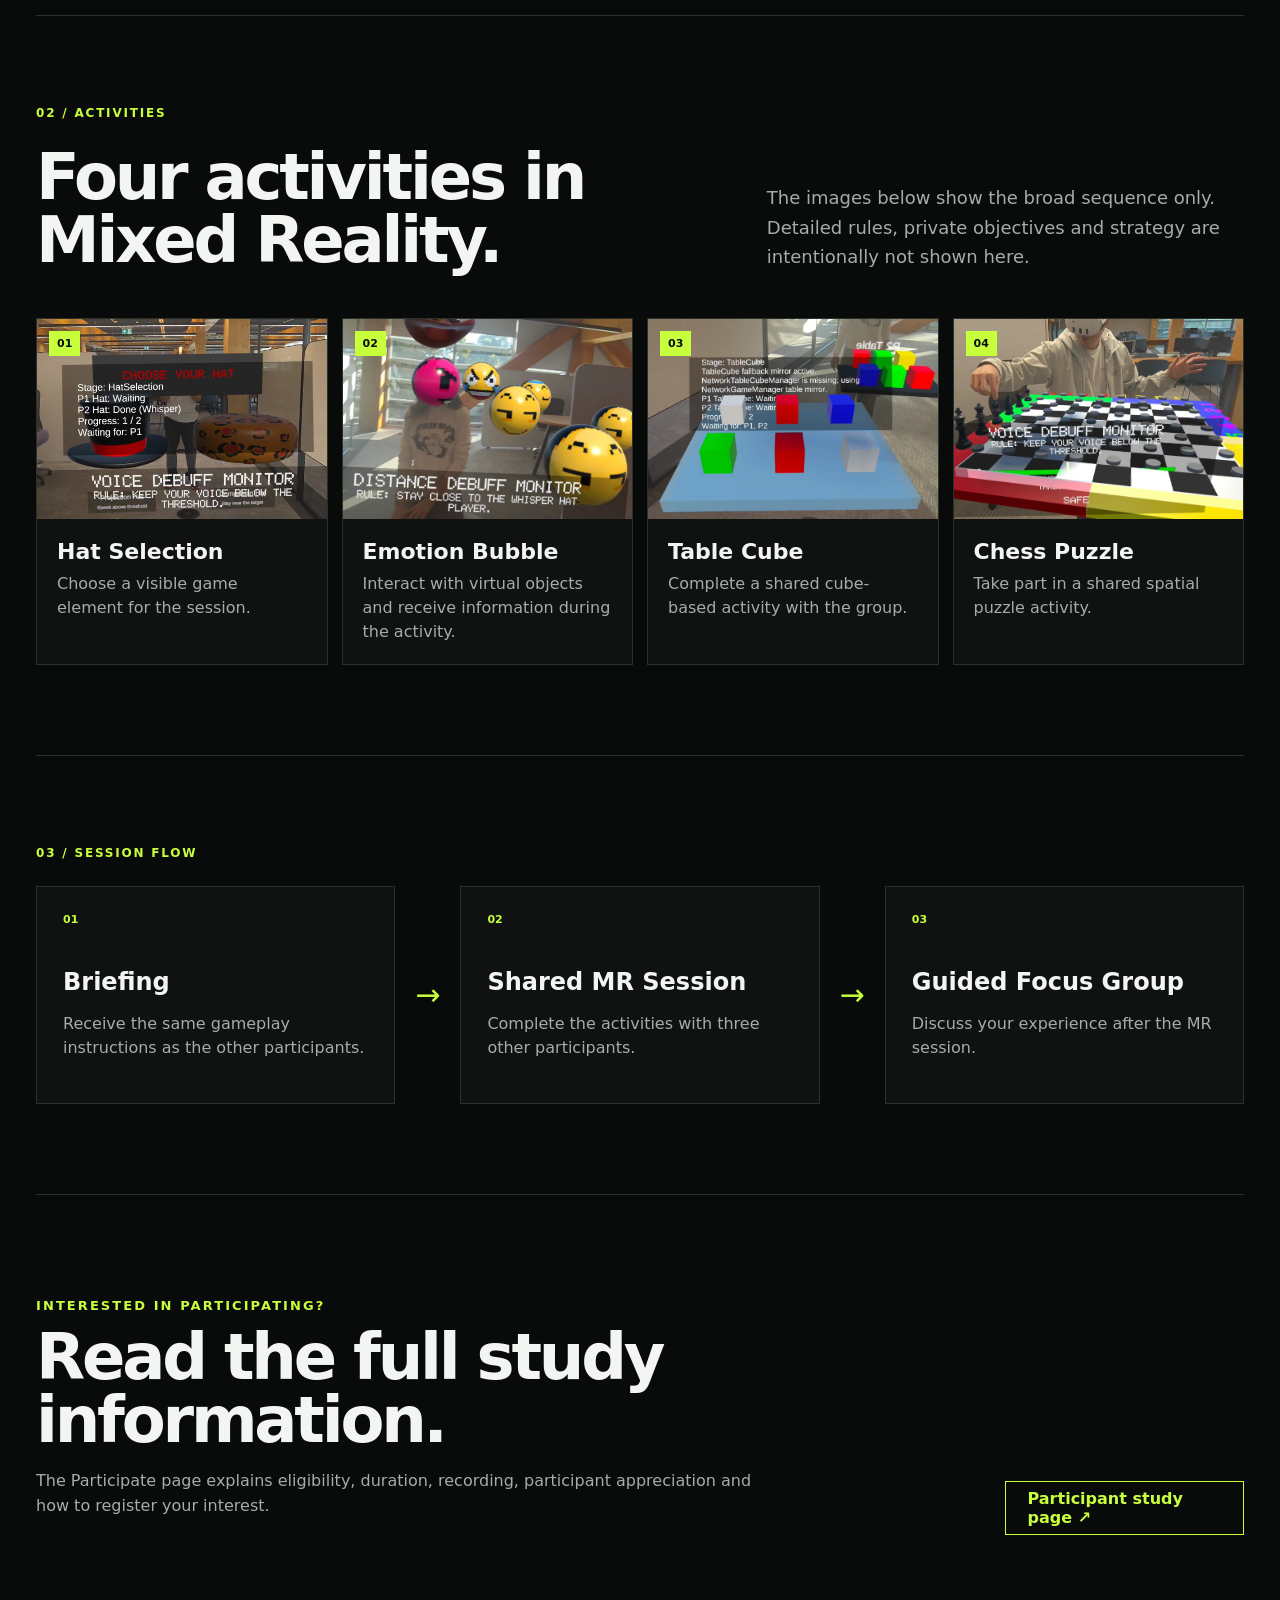
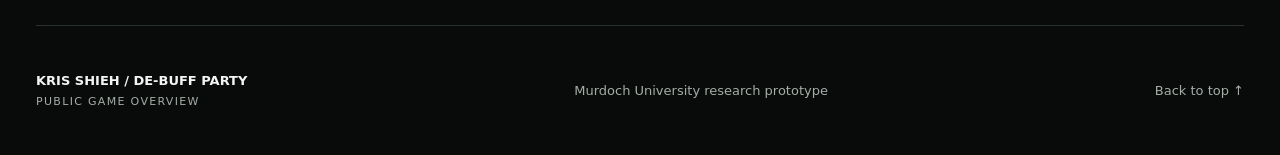
<file: participate/how-to-play/index.html>
<!DOCTYPE html>
<html lang="en">
<head>
  <meta charset="UTF-8" />
  <meta name="viewport" content="width=device-width, initial-scale=1.0" />
  <meta name="description" content="A high-level public overview of De-buff Party, a four-player co-located mixed reality research experience." />
  <title>De-buff Party Game Guide | Kris Shieh</title>
  <link rel="stylesheet" href="styles.css" />
</head>
<body>
  <header class="site-header">
    <a class="brand" href="/">KRIS SHIEH</a>
    <nav class="nav-links">
      <a href="/">Home</a>
      <a href="/participate/">Participate</a>
      <a class="nav-pill active" href="/participate/how-to-play/">Game Guide</a>
    </nav>
  </header>

  <main>
    <section class="hero page-shell" id="top">
      <div class="hero-copy">
        <p class="kicker">DE-BUFF PARTY / PUBLIC GAME OVERVIEW</p>
        <h1>GAME<br><span>GUIDE.</span></h1>
        <p class="hero-lead">
          De-buff Party is a four-player, co-located Mixed Reality experience built around shared activities,
          communication, decision-making and collaboration in the same physical space.
        </p>
        <div class="notice">
          <strong>No prior knowledge is required.</strong>
          <p>This public guide provides only a high-level overview. All detailed gameplay instructions are given to every participant during the same standardised pre-experiment briefing.</p>
        </div>
      </div>

      <div class="spatial-visual" aria-label="Abstract visualisation of four players sharing one mixed reality space">
        <div class="space-core"><span>SHARED</span><strong>MR SPACE</strong></div>
        <div class="orbit orbit-1"></div>
        <div class="orbit orbit-2"></div>
        <div class="player p-a">A</div><div class="player p-b">B</div>
        <div class="player p-c">C</div><div class="player p-d">D</div>
        <div class="object o-1"></div><div class="object o-2"></div><div class="object o-3"></div>
      </div>
    </section>

    <section class="section page-shell">
      <div class="section-index">01 / WHAT TO EXPECT</div>
      <div class="section-heading">
        <h2>A shared social MR experience.</h2>
        <p>You will take part with three other participants in the same room and move through a sequence of structured activities.</p>
      </div>

      <div class="expect-grid">
        <article><span>01</span><div class="icon">◈</div><h3>Choose a visible game element</h3><p>You will begin by selecting a visible element that becomes part of the shared experience.</p></article>
        <article><span>02</span><div class="icon">◇</div><h3>Receive private information</h3><p>Some information is provided individually during the session and is not visible to everyone.</p></article>
        <article><span>03</span><div class="icon">⬡</div><h3>Take part in shared MR activities</h3><p>You will interact with virtual objects and complete several activities together in the same physical space.</p></article>
        <article><span>04</span><div class="icon">◎</div><h3>Exchange information and collaborate</h3><p>You will communicate, make decisions and respond to other participants as the activities progress.</p></article>
        <article><span>05</span><div class="icon">✦</div><h3>Discuss your experience afterwards</h3><p>After the MR session, you will take part in a guided focus group discussion about your experience.</p></article>
      </div>
    </section>

    <section class="section page-shell" id="activities">
      <div class="section-index">02 / ACTIVITIES</div>
      <div class="section-heading">
        <h2>Four activities in Mixed Reality.</h2>
        <p>The images below show the broad sequence only. Detailed rules, private objectives and strategy are intentionally not shown here.</p>
      </div>

      <div class="activity-grid">
        <figure><div class="image-wrap"><img src="activity-hat-selection.jpg" alt="Hat Selection activity" /><span>01</span></div><figcaption><h3>Hat Selection</h3><p>Choose a visible game element for the session.</p></figcaption></figure>
        <figure><div class="image-wrap"><img src="activity-emotion-bubble.jpg" alt="Emotion Bubble activity" /><span>02</span></div><figcaption><h3>Emotion Bubble</h3><p>Interact with virtual objects and receive information during the activity.</p></figcaption></figure>
        <figure><div class="image-wrap"><img src="activity-table-cube.jpg" alt="Table Cube activity" /><span>03</span></div><figcaption><h3>Table Cube</h3><p>Complete a shared cube-based activity with the group.</p></figcaption></figure>
        <figure><div class="image-wrap"><img src="activity-chess-puzzle.jpg" alt="Chess Puzzle activity" /><span>04</span></div><figcaption><h3>Chess Puzzle</h3><p>Take part in a shared spatial puzzle activity.</p></figcaption></figure>
      </div>
    </section>

    <section class="section page-shell">
      <div class="section-index">03 / SESSION FLOW</div>
      <div class="flow-strip">
        <div><span>01</span><strong>Briefing</strong><p>Receive the same gameplay instructions as the other participants.</p></div>
        <div class="arrow">→</div>
        <div><span>02</span><strong>Shared MR Session</strong><p>Complete the activities with three other participants.</p></div>
        <div class="arrow">→</div>
        <div><span>03</span><strong>Guided Focus Group</strong><p>Discuss your experience after the MR session.</p></div>
      </div>
    </section>

    <section class="section page-shell final-cta">
      <div>
        <p class="kicker">INTERESTED IN PARTICIPATING?</p>
        <h2>Read the full study information.</h2>
        <p>The Participate page explains eligibility, duration, recording, participant appreciation and how to register your interest.</p>
      </div>
      <a class="button" href="/participate/">Participant study page ↗</a>
    </section>
  </main>

  <footer class="site-footer page-shell">
    <div><strong>KRIS SHIEH / DE-BUFF PARTY</strong><span>PUBLIC GAME OVERVIEW</span></div>
    <p>Murdoch University research prototype</p>
    <a href="#top">Back to top ↑</a>
  </footer>
</body>
</html>
</file>
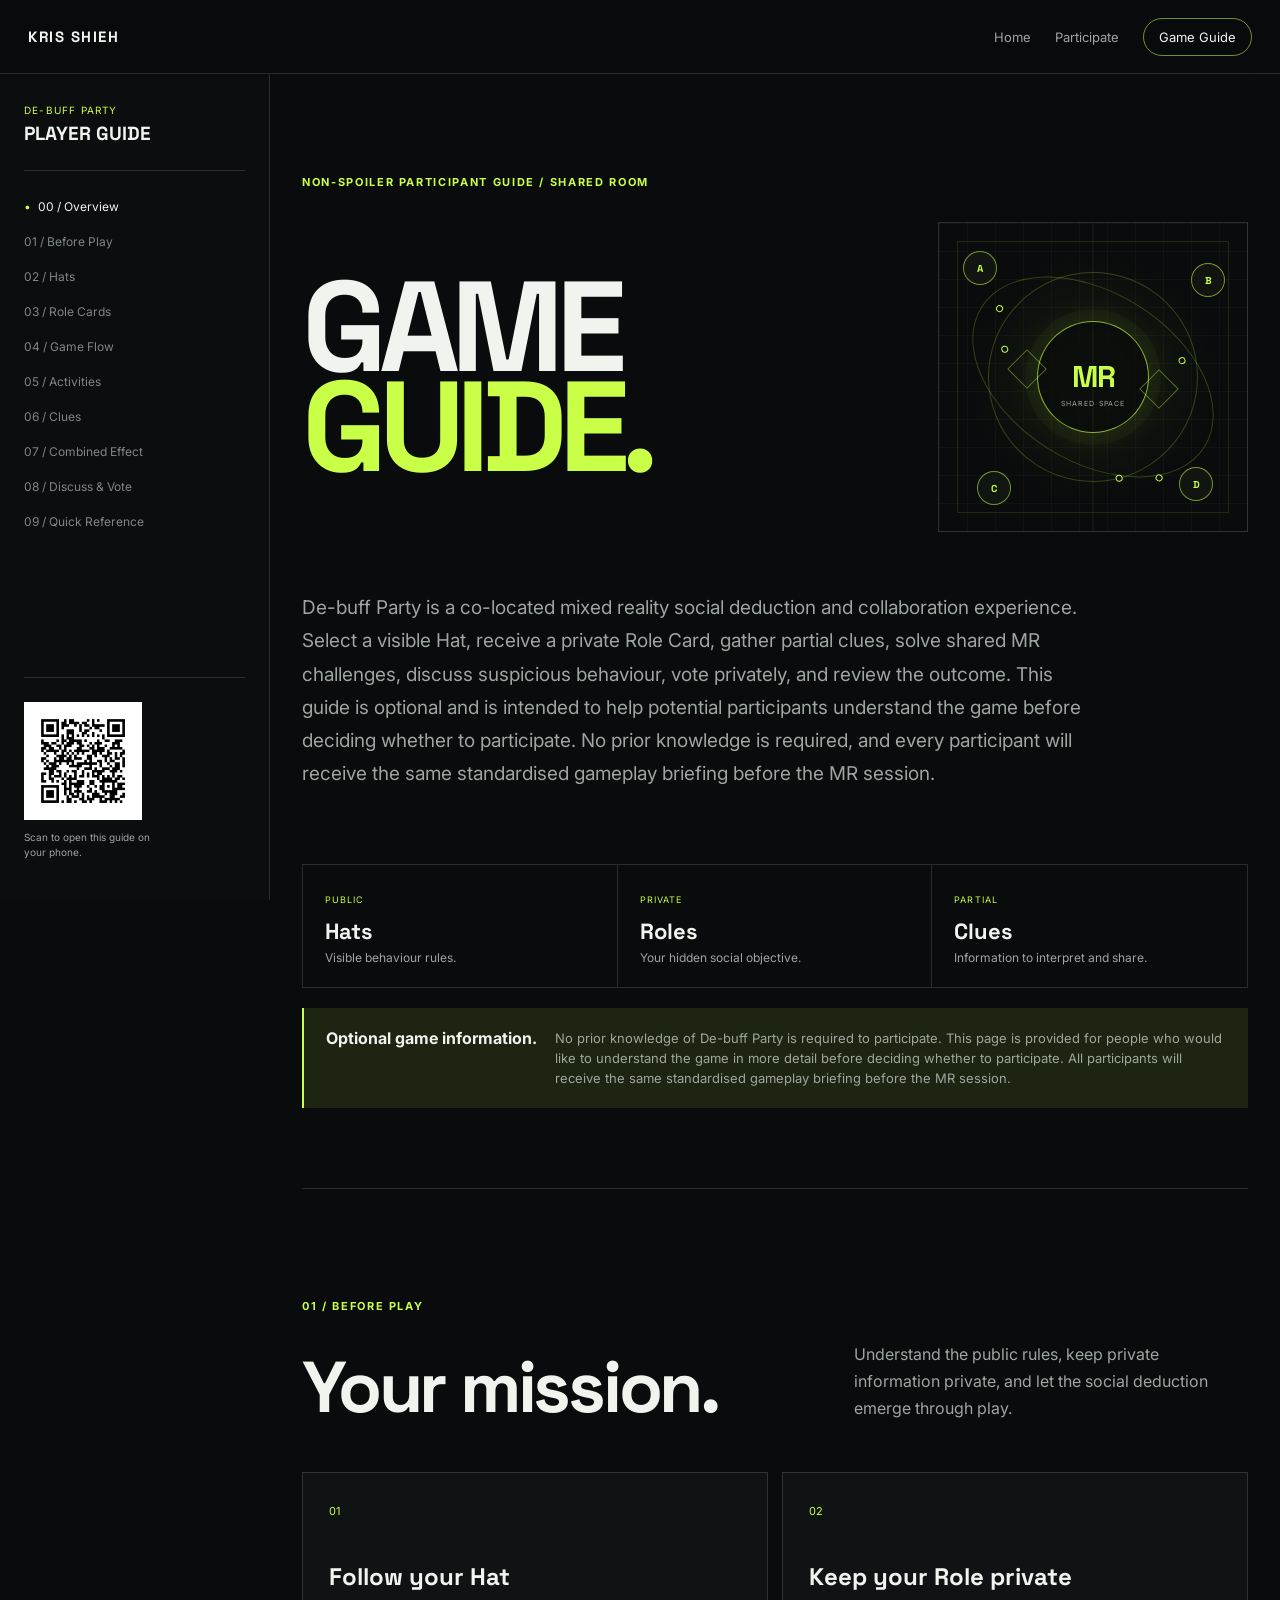
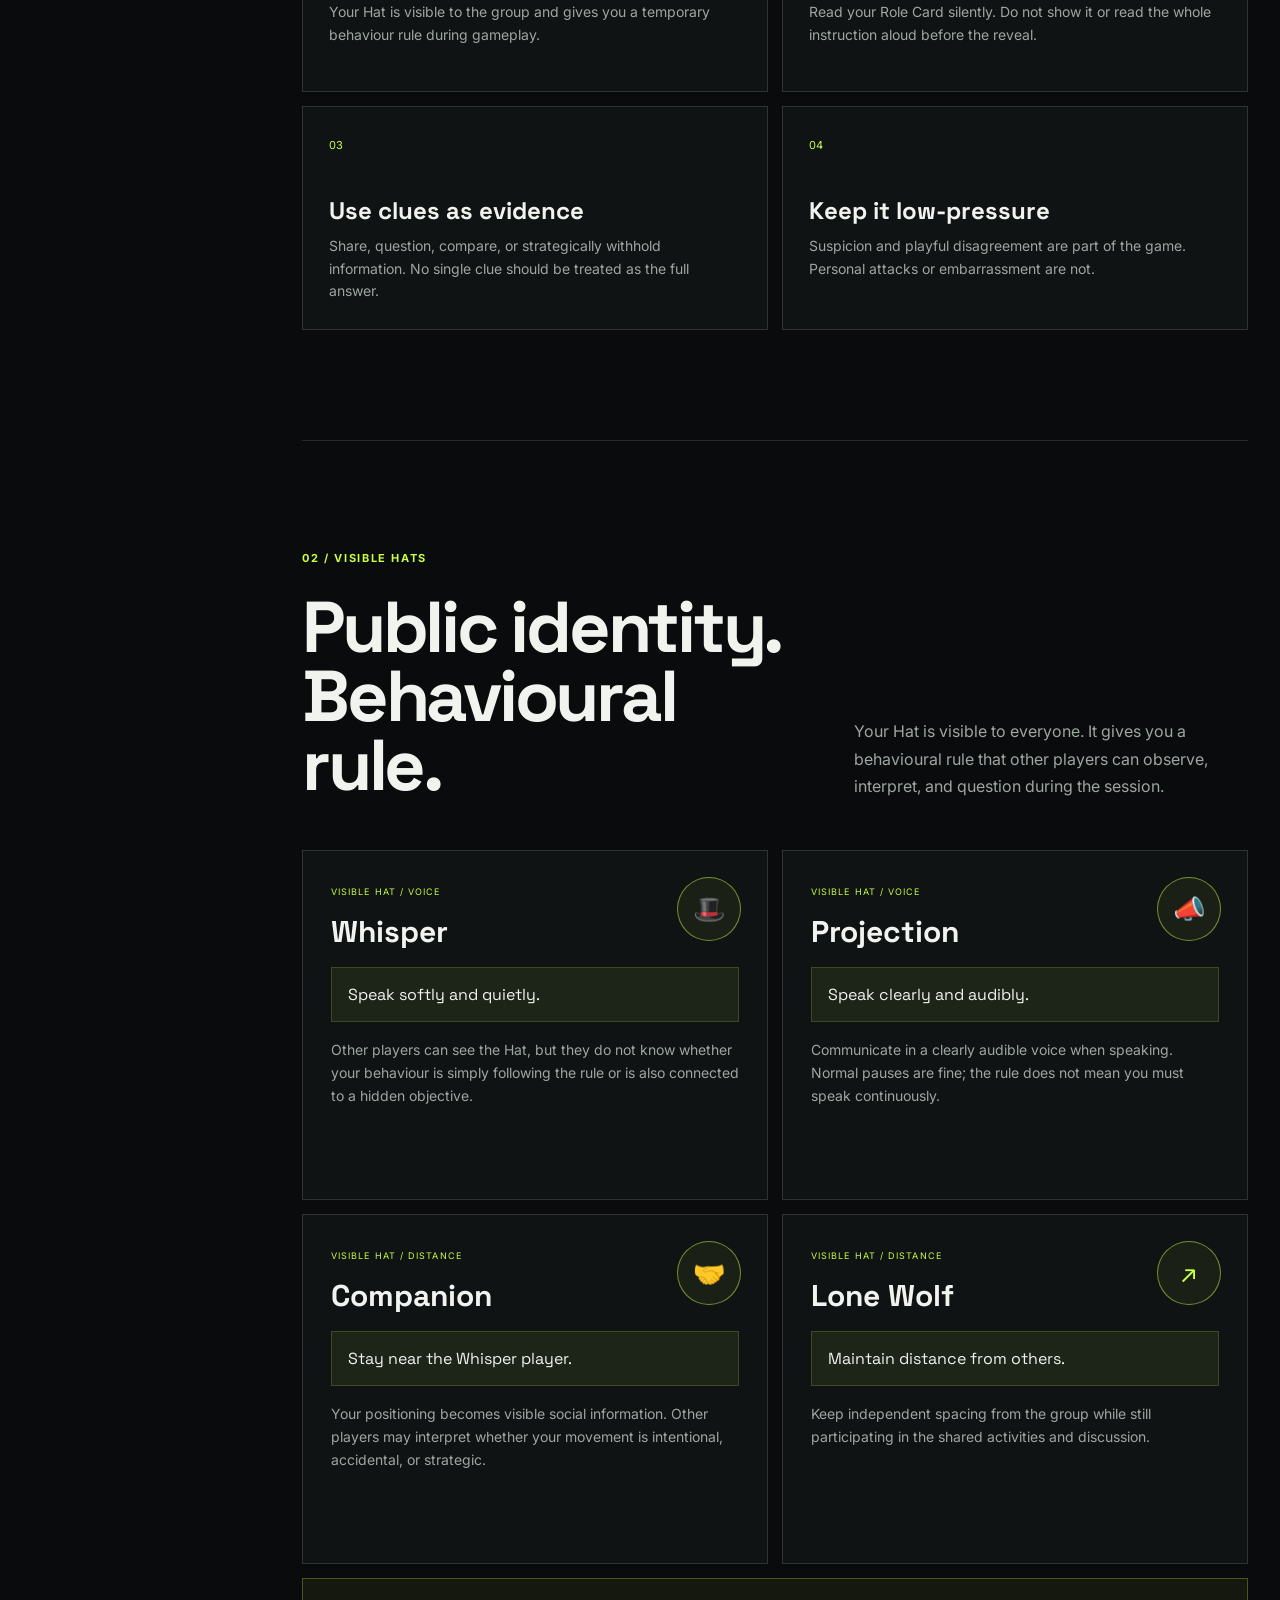
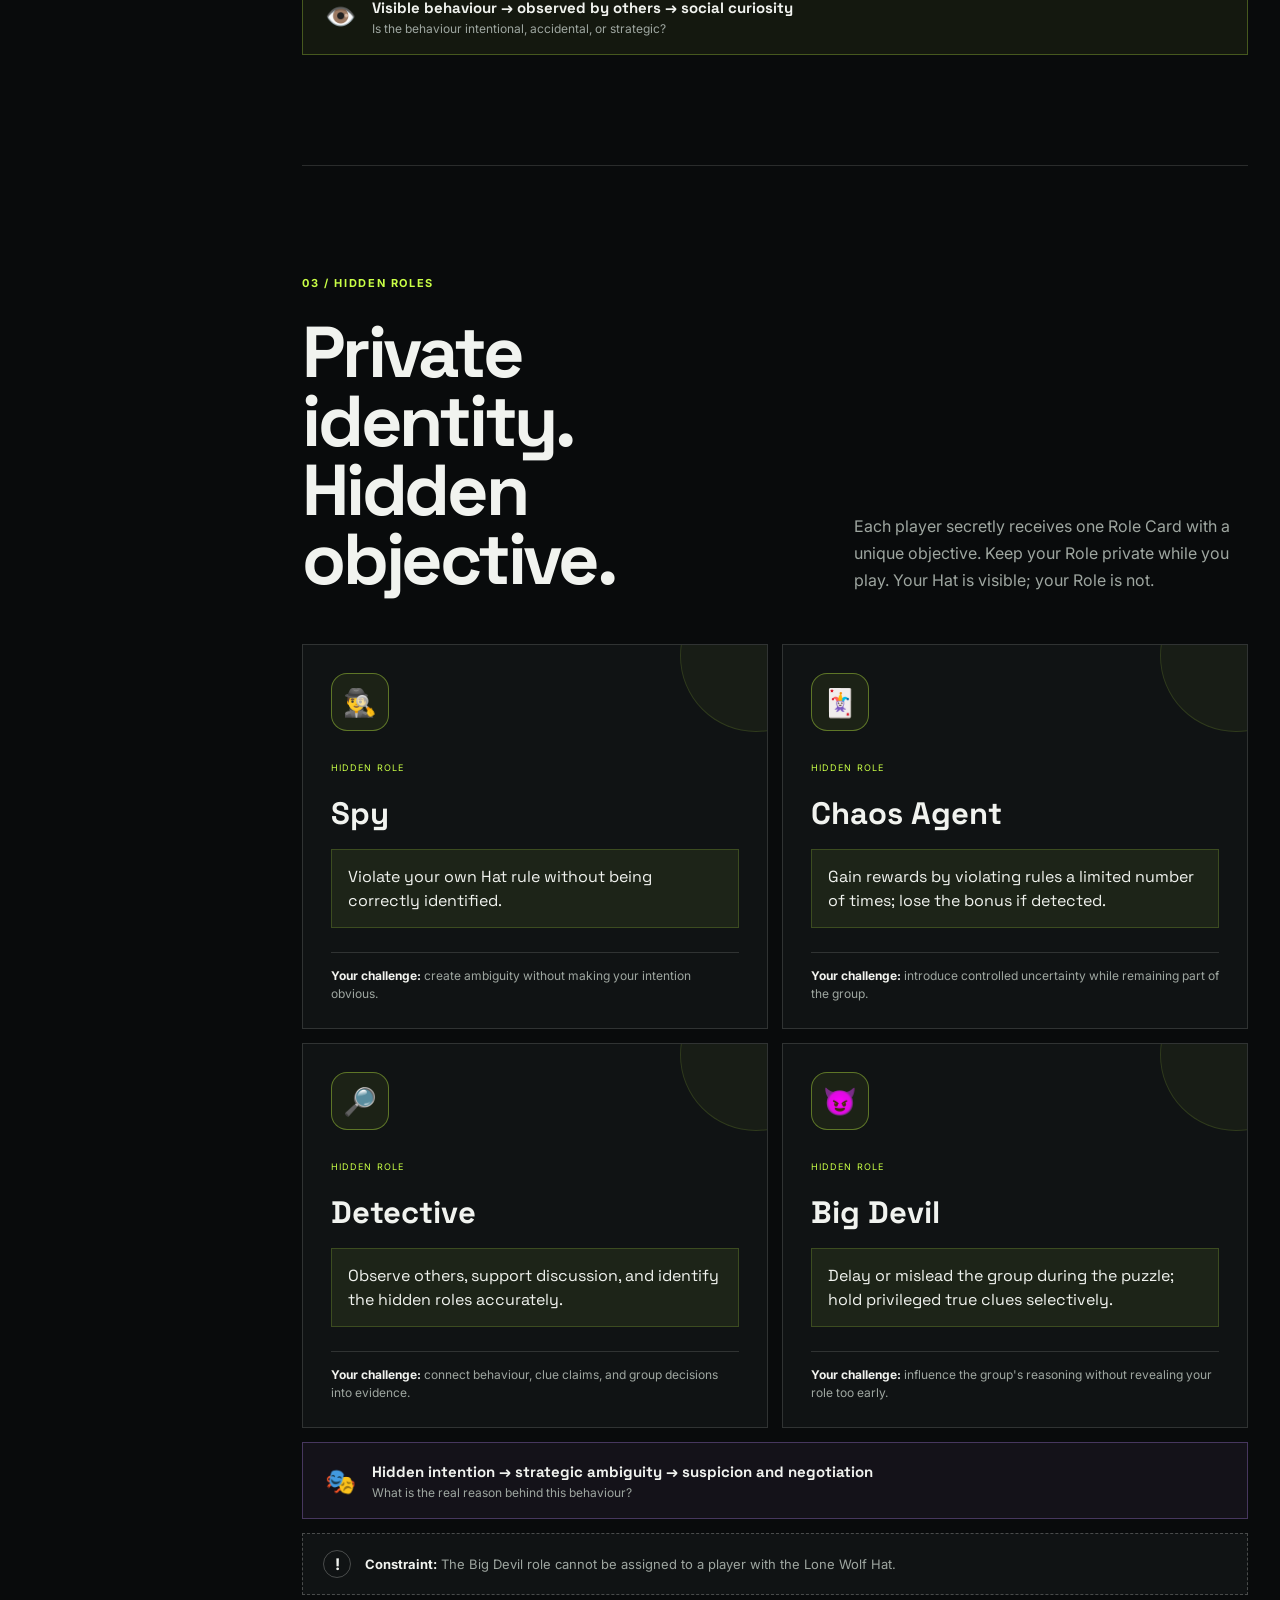
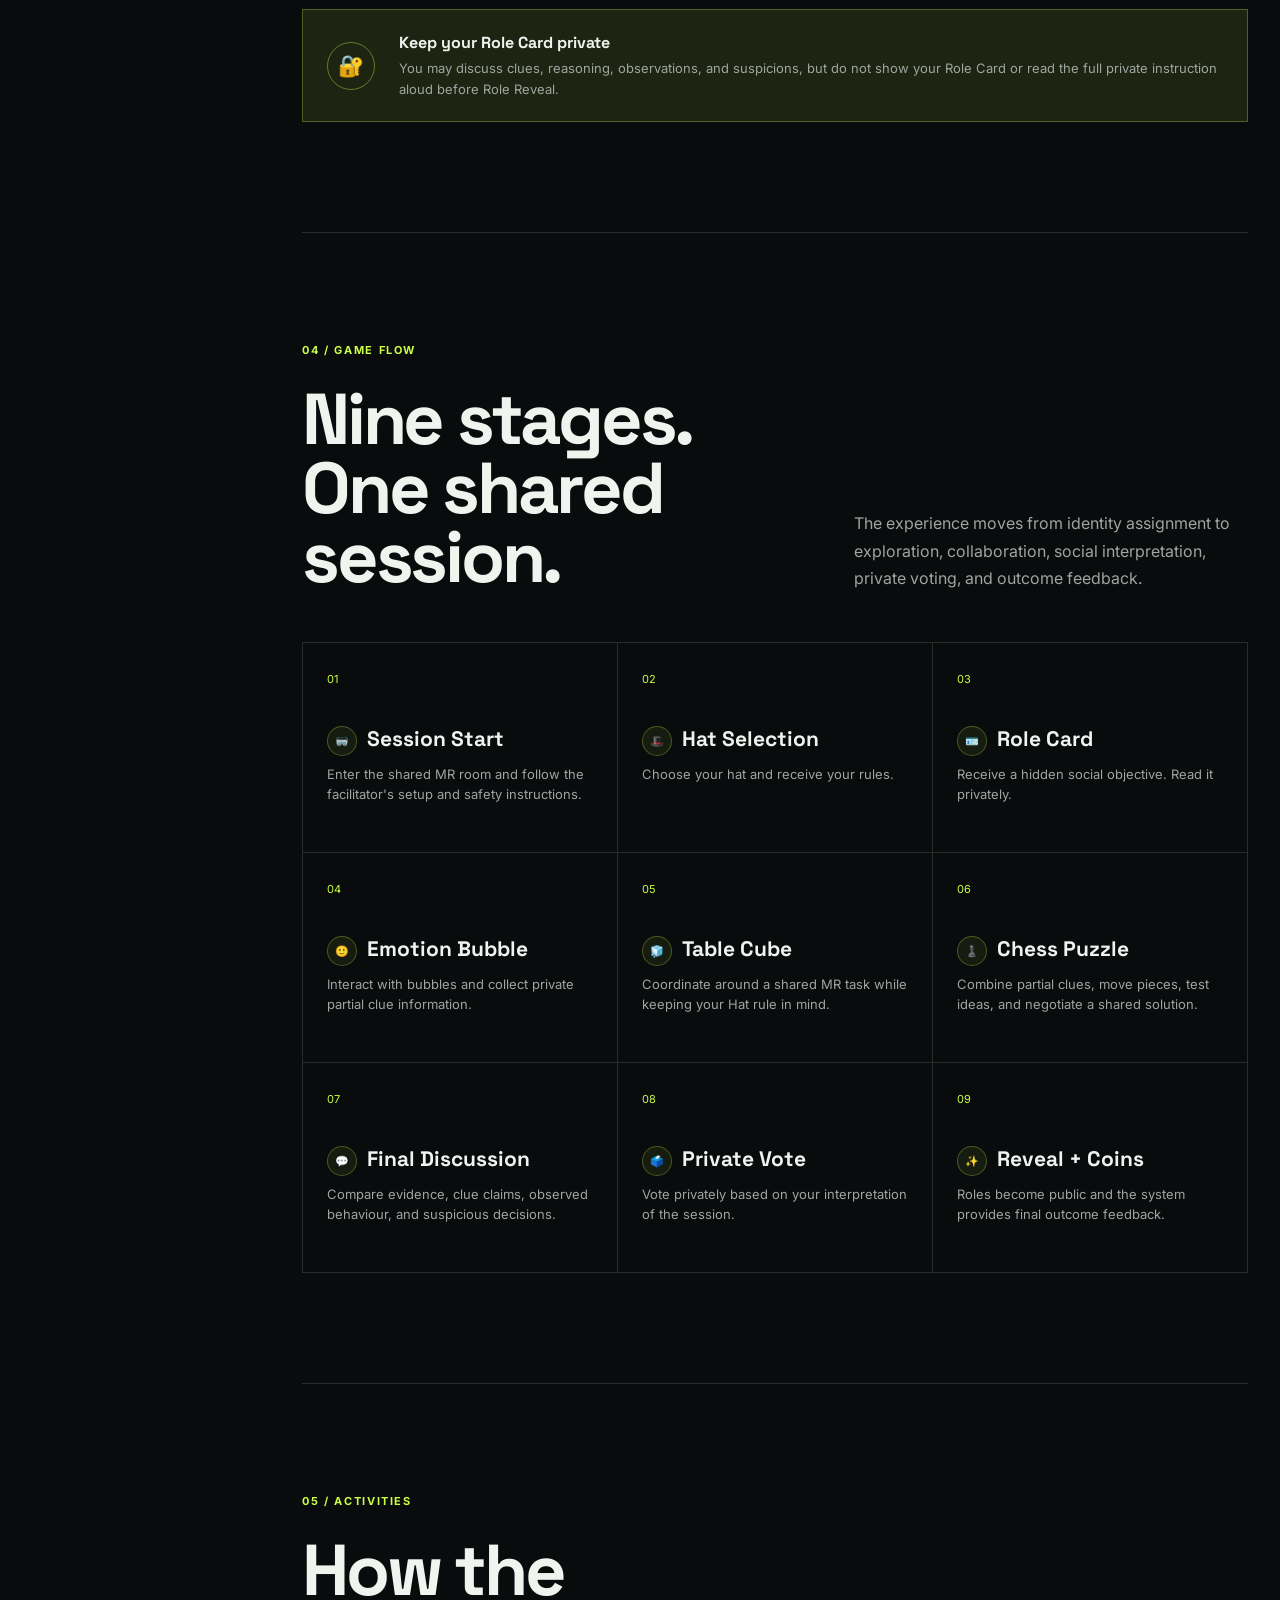
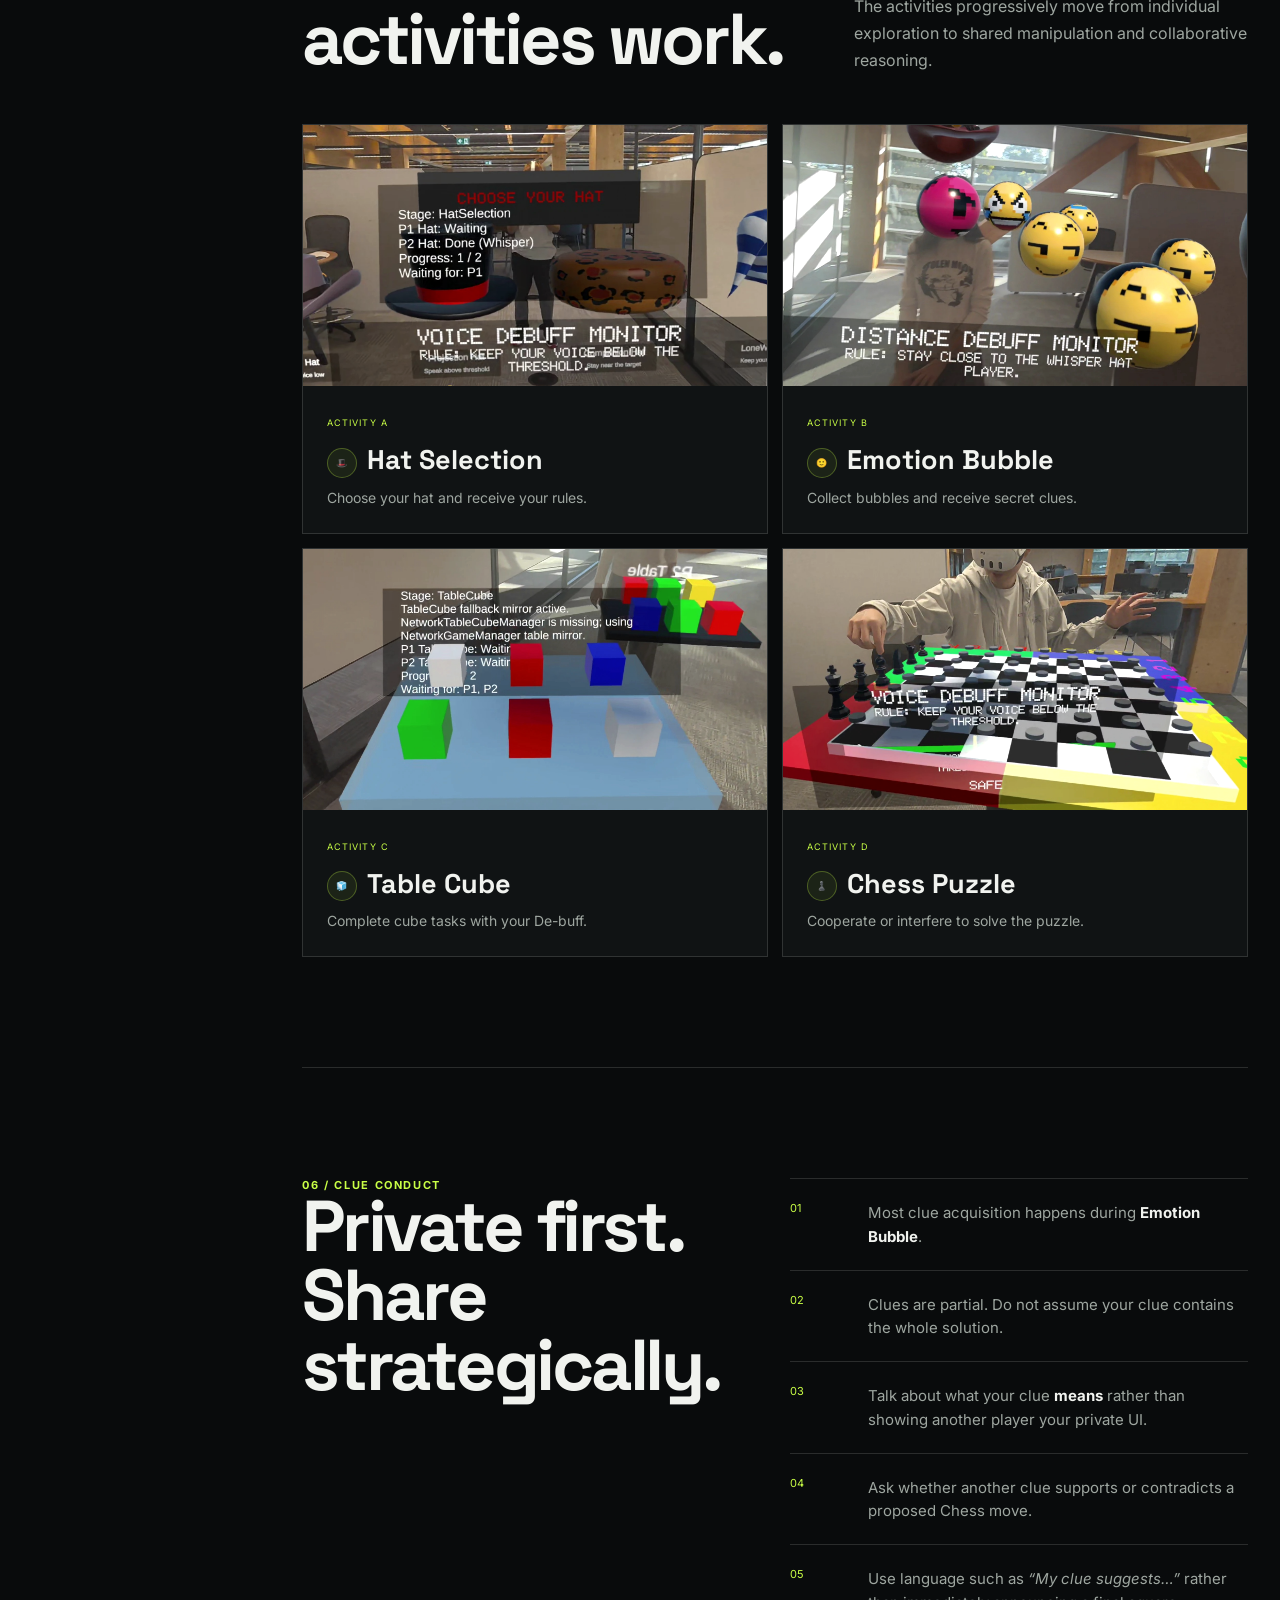
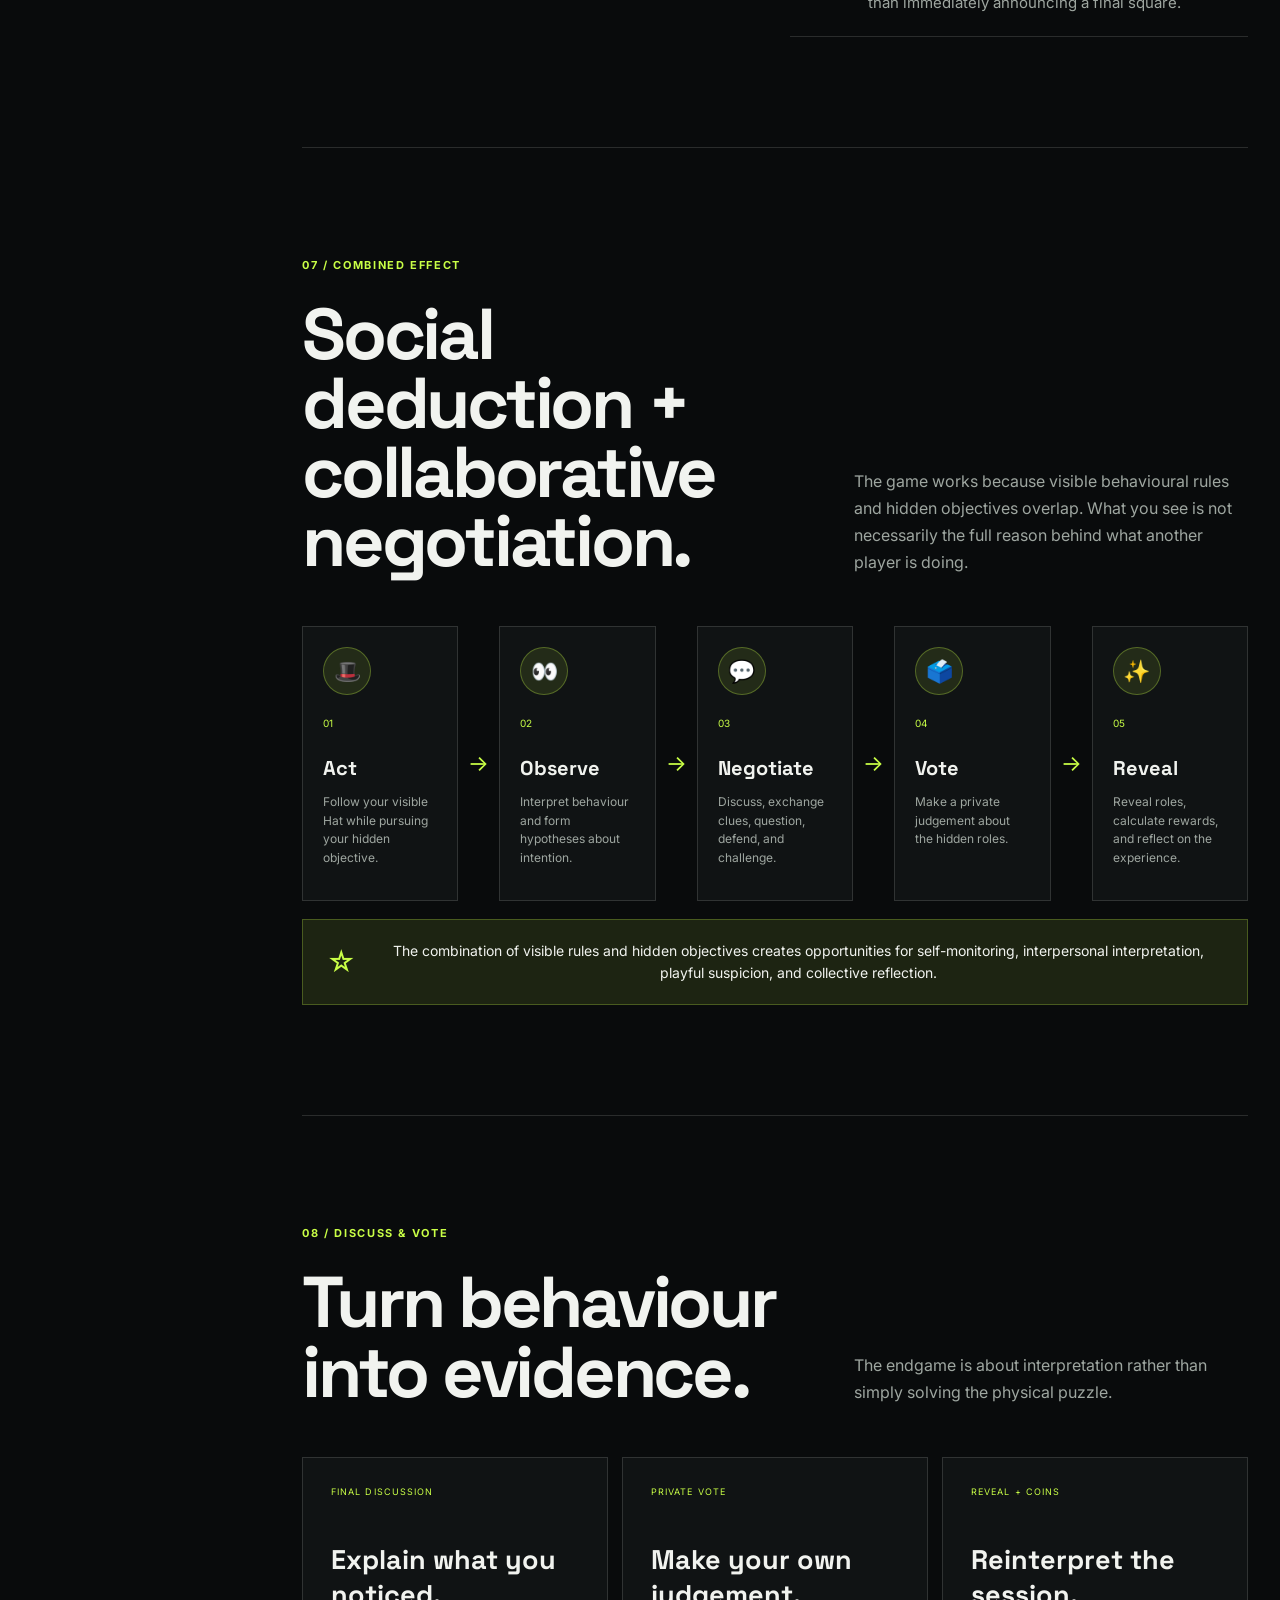
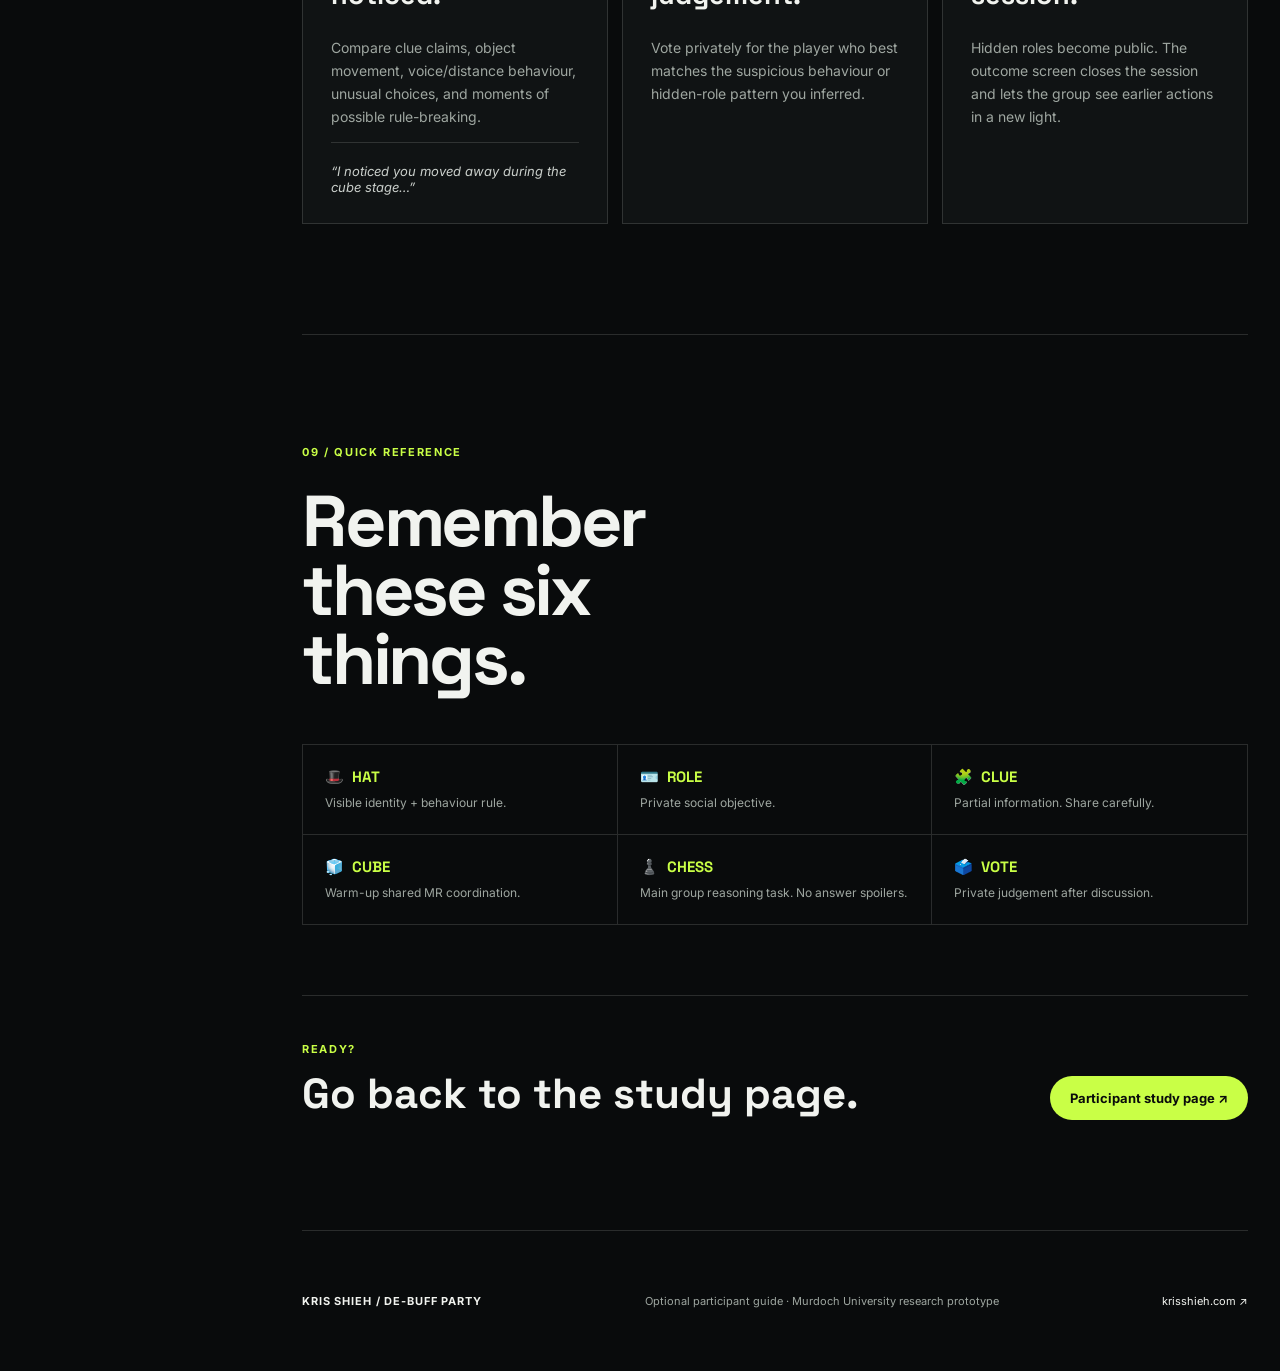
<file: participate/how-to-play/detailed-guide-disabled.html>
<!DOCTYPE html>
<html lang="en">
<head>
  <meta charset="UTF-8" />
  <meta name="viewport" content="width=device-width, initial-scale=1.0" />
  <meta name="description" content="Optional participant guide for De-buff Party, a co-located mixed reality research experience." />
  <title>De-buff Party Game Guide | Kris Shieh</title>
  <link rel="stylesheet" href="detailed-guide-disabled.css" />
</head>
<body>
  <header class="site-header">
    <a class="brand" href="/">KRIS SHIEH</a>
    <nav class="nav-links">
      <a href="/">Home</a>
      <a href="/participate/">Participate</a>
      <a class="nav-pill active" href="/participate/how-to-play/">Game Guide</a>
    </nav>
  </header>

  <aside class="side-nav">
    <div class="side-brand">
      <span>DE-BUFF PARTY</span>
      <strong>PLAYER GUIDE</strong>
    </div>
    <a href="#overview" class="active">00 / Overview</a>
    <a href="#before-play">01 / Before Play</a>
    <a href="#hats">02 / Hats</a>
    <a href="#roles">03 / Role Cards</a>
    <a href="#flow">04 / Game Flow</a>
    <a href="#activities">05 / Activities</a>
    <a href="#clues">06 / Clues</a>
    <a href="#combined-effect">07 / Combined Effect</a>
    <a href="#discussion">08 / Discuss & Vote</a>
    <a href="#quick-reference">09 / Quick Reference</a>

    <div class="side-qr">
      <img src="qr-how-to-play.png" alt="QR code linking to this De-buff Party Game Guide" />
      <p>Scan to open this guide on your phone.</p>
    </div>
  </aside>

  <main class="content">
    <section class="hero" id="overview">
      <p class="kicker">NON-SPOILER PARTICIPANT GUIDE / SHARED ROOM</p>
      <div class="hero-title-row">
        <h1>GAME<br><span>GUIDE.</span></h1>
        <div class="mr-visual" aria-hidden="true">
          <div class="mr-orbit orbit-a"><i></i><i></i><i></i></div>
          <div class="mr-orbit orbit-b"><i></i><i></i></div>
          <div class="mr-core">
            <span>MR</span>
            <small>SHARED SPACE</small>
          </div>
          <div class="mr-cube cube-a"></div>
          <div class="mr-cube cube-b"></div>
          <div class="mr-node node-a">A</div>
          <div class="mr-node node-b">B</div>
          <div class="mr-node node-c">C</div>
          <div class="mr-node node-d">D</div>
        </div>
      </div>
      <p class="hero-lead">
        De-buff Party is a co-located mixed reality social deduction and collaboration experience.
        Select a visible Hat, receive a private Role Card, gather partial clues, solve shared MR
        challenges, discuss suspicious behaviour, vote privately, and review the outcome.
        This guide is optional and is intended to help potential participants understand the game before deciding whether to participate.
        No prior knowledge is required, and every participant will receive the same standardised gameplay briefing before the MR session.
      </p>

      <div class="hero-rule-grid">
        <div><span>PUBLIC</span><strong>Hats</strong><p>Visible behaviour rules.</p></div>
        <div><span>PRIVATE</span><strong>Roles</strong><p>Your hidden social objective.</p></div>
        <div><span>PARTIAL</span><strong>Clues</strong><p>Information to interpret and share.</p></div>
      </div>

      <div class="notice">
        <strong>Optional game information.</strong>
        <p>No prior knowledge of De-buff Party is required to participate. This page is provided for people who would like to understand the game in more detail before deciding whether to participate. All participants will receive the same standardised gameplay briefing before the MR session.</p>
      </div>
    </section>

    <section class="section" id="before-play">
      <div class="section-index">01 / BEFORE PLAY</div>
      <div class="section-heading">
        <h2>Your mission.</h2>
        <p>Understand the public rules, keep private information private, and let the social deduction emerge through play.</p>
      </div>

      <div class="rule-cards">
        <article>
          <span class="num">01</span>
          <h3>Follow your Hat</h3>
          <p>Your Hat is visible to the group and gives you a temporary behaviour rule during gameplay.</p>
        </article>
        <article>
          <span class="num">02</span>
          <h3>Keep your Role private</h3>
          <p>Read your Role Card silently. Do not show it or read the whole instruction aloud before the reveal.</p>
        </article>
        <article>
          <span class="num">03</span>
          <h3>Use clues as evidence</h3>
          <p>Share, question, compare, or strategically withhold information. No single clue should be treated as the full answer.</p>
        </article>
        <article>
          <span class="num">04</span>
          <h3>Keep it low-pressure</h3>
          <p>Suspicion and playful disagreement are part of the game. Personal attacks or embarrassment are not.</p>
        </article>
      </div>
    </section>

    <section class="section" id="hats">
      <div class="section-index">02 / VISIBLE HATS</div>
      <div class="section-heading">
        <h2>Public identity.<br>Behavioural rule.</h2>
        <p>Your Hat is visible to everyone. It gives you a behavioural rule that other players can observe, interpret, and question during the session.</p>
      </div>

      <div class="hat-grid brochure-grid">
        <article class="hat-card">
          <div class="hat-symbol icon-badge" aria-hidden="true">🎩</div>
          <span>VISIBLE HAT / VOICE</span>
          <h3>Whisper</h3>
          <p class="rule-callout">Speak softly and quietly.</p>
          <p>Other players can see the Hat, but they do not know whether your behaviour is simply following the rule or is also connected to a hidden objective.</p>
        </article>
        <article class="hat-card">
          <div class="hat-symbol icon-badge" aria-hidden="true">📣</div>
          <span>VISIBLE HAT / VOICE</span>
          <h3>Projection</h3>
          <p class="rule-callout">Speak clearly and audibly.</p>
          <p>Communicate in a clearly audible voice when speaking. Normal pauses are fine; the rule does not mean you must speak continuously.</p>
        </article>
        <article class="hat-card">
          <div class="hat-symbol icon-badge" aria-hidden="true">🤝</div>
          <span>VISIBLE HAT / DISTANCE</span>
          <h3>Companion</h3>
          <p class="rule-callout">Stay near the Whisper player.</p>
          <p>Your positioning becomes visible social information. Other players may interpret whether your movement is intentional, accidental, or strategic.</p>
        </article>
        <article class="hat-card">
          <div class="hat-symbol icon-badge" aria-hidden="true">↗</div>
          <span>VISIBLE HAT / DISTANCE</span>
          <h3>Lone Wolf</h3>
          <p class="rule-callout">Maintain distance from others.</p>
          <p>Keep independent spacing from the group while still participating in the shared activities and discussion.</p>
        </article>
      </div>

      <div class="mechanic-banner">
        <span class="banner-icon">👁️</span>
        <div><strong>Visible behaviour → observed by others → social curiosity</strong>
        <p>Is the behaviour intentional, accidental, or strategic?</p></div>
      </div>
    </section>

    <section class="section" id="roles">
      <div class="section-index">03 / HIDDEN ROLES</div>
      <div class="section-heading">
        <h2>Private identity.<br>Hidden objective.</h2>
        <p>Each player secretly receives one Role Card with a unique objective. Keep your Role private while you play. Your Hat is visible; your Role is not.</p>
      </div>

      <div class="role-grid brochure-role-grid">
        <article class="role-card spy">
          <div class="role-icon" aria-hidden="true">🕵️‍♂️</div>
          <span>HIDDEN ROLE</span>
          <h3>Spy</h3>
          <p class="role-objective">Violate your own Hat rule without being correctly identified.</p>
          <div class="role-tip"><strong>Your challenge:</strong> create ambiguity without making your intention obvious.</div>
        </article>

        <article class="role-card chaos">
          <div class="role-icon" aria-hidden="true">🃏</div>
          <span>HIDDEN ROLE</span>
          <h3>Chaos Agent</h3>
          <p class="role-objective">Gain rewards by violating rules a limited number of times; lose the bonus if detected.</p>
          <div class="role-tip"><strong>Your challenge:</strong> introduce controlled uncertainty while remaining part of the group.</div>
        </article>

        <article class="role-card detective">
          <div class="role-icon" aria-hidden="true">🔎</div>
          <span>HIDDEN ROLE</span>
          <h3>Detective</h3>
          <p class="role-objective">Observe others, support discussion, and identify the hidden roles accurately.</p>
          <div class="role-tip"><strong>Your challenge:</strong> connect behaviour, clue claims, and group decisions into evidence.</div>
        </article>

        <article class="role-card devil">
          <div class="role-icon" aria-hidden="true">😈</div>
          <span>HIDDEN ROLE</span>
          <h3>Big Devil</h3>
          <p class="role-objective">Delay or mislead the group during the puzzle; hold privileged true clues selectively.</p>
          <div class="role-tip"><strong>Your challenge:</strong> influence the group's reasoning without revealing your role too early.</div>
        </article>
      </div>

      <div class="mechanic-banner purple">
        <span class="banner-icon">🎭</span>
        <div><strong>Hidden intention → strategic ambiguity → suspicion and negotiation</strong>
        <p>What is the real reason behind this behaviour?</p></div>
      </div>

      <div class="constraint-banner">
        <span>!</span>
        <p><strong>Constraint:</strong> The Big Devil role cannot be assigned to a player with the Lone Wolf Hat.</p>
      </div>

      <div class="role-rule">
        <div class="role-rule-icon" aria-hidden="true">🔐</div>
        <div>
          <strong>Keep your Role Card private</strong>
          <p>You may discuss clues, reasoning, observations, and suspicions, but do not show your Role Card or read the full private instruction aloud before Role Reveal.</p>
        </div>
      </div>
    </section>

    <section class="section" id="flow">
      <div class="section-index">04 / GAME FLOW</div>
      <div class="section-heading">
        <h2>Nine stages. One shared session.</h2>
        <p>The experience moves from identity assignment to exploration, collaboration, social interpretation, private voting, and outcome feedback.</p>
      </div>

      <div class="timeline">
        <article><span>01</span><h3><span class="title-icon" aria-hidden="true">🥽</span>Session Start</h3><p>Enter the shared MR room and follow the facilitator's setup and safety instructions.</p></article>
        <article><span>02</span><h3><span class="title-icon" aria-hidden="true">🎩</span>Hat Selection</h3><p>Choose your hat and receive your rules.</p></article>
        <article><span>03</span><h3><span class="title-icon" aria-hidden="true">🪪</span>Role Card</h3><p>Receive a hidden social objective. Read it privately.</p></article>
        <article><span>04</span><h3><span class="title-icon" aria-hidden="true">🙂</span>Emotion Bubble</h3><p>Interact with bubbles and collect private partial clue information.</p></article>
        <article><span>05</span><h3><span class="title-icon" aria-hidden="true">🧊</span>Table Cube</h3><p>Coordinate around a shared MR task while keeping your Hat rule in mind.</p></article>
        <article><span>06</span><h3><span class="title-icon" aria-hidden="true">♟️</span>Chess Puzzle</h3><p>Combine partial clues, move pieces, test ideas, and negotiate a shared solution.</p></article>
        <article><span>07</span><h3><span class="title-icon" aria-hidden="true">💬</span>Final Discussion</h3><p>Compare evidence, clue claims, observed behaviour, and suspicious decisions.</p></article>
        <article><span>08</span><h3><span class="title-icon" aria-hidden="true">🗳️</span>Private Vote</h3><p>Vote privately based on your interpretation of the session.</p></article>
        <article><span>09</span><h3><span class="title-icon" aria-hidden="true">✨</span>Reveal + Coins</h3><p>Roles become public and the system provides final outcome feedback.</p></article>
      </div>
    </section>

    <section class="section" id="activities">
      <div class="section-index">05 / ACTIVITIES</div>
      <div class="section-heading">
        <h2>How the activities work.</h2>
        <p>The activities progressively move from individual exploration to shared manipulation and collaborative reasoning.</p>
      </div>

      <div class="activity-grid">
        <figure>
          <img src="activity-hat-selection.jpg" alt="Conceptual illustration of Hat Selection" />
          <figcaption>
            <span>ACTIVITY A</span>
            <h3><span class="title-icon" aria-hidden="true">🎩</span>Hat Selection</h3>
            <p>Choose your hat and receive your rules.</p>
          </figcaption>
        </figure>
        <figure>
          <img src="activity-emotion-bubble.jpg" alt="Conceptual illustration of Emotion Bubble" />
          <figcaption>
            <span>ACTIVITY B</span>
            <h3><span class="title-icon" aria-hidden="true">🙂</span>Emotion Bubble</h3>
            <p>Collect bubbles and receive secret clues.</p>
          </figcaption>
        </figure>
        <figure>
          <img src="activity-table-cube.jpg" alt="Conceptual illustration of Table Cube" />
          <figcaption>
            <span>ACTIVITY C</span>
            <h3><span class="title-icon" aria-hidden="true">🧊</span>Table Cube</h3>
            <p>Complete cube tasks with your De-buff.</p>
          </figcaption>
        </figure>
        <figure>
          <img src="activity-chess-puzzle.jpg" alt="Conceptual illustration of Chess Puzzle" />
          <figcaption>
            <span>ACTIVITY D</span>
            <h3><span class="title-icon" aria-hidden="true">♟️</span>Chess Puzzle</h3>
            <p>Cooperate or interfere to solve the puzzle.</p>
          </figcaption>
        </figure>
      </div>
    </section>

    <section class="section split" id="clues">
      <div>
        <div class="section-index">06 / CLUE CONDUCT</div>
        <h2>Private first.<br>Share strategically.</h2>
      </div>
      <div class="clue-panel">
        <article><span>01</span><p>Most clue acquisition happens during <strong>Emotion Bubble</strong>.</p></article>
        <article><span>02</span><p>Clues are partial. Do not assume your clue contains the whole solution.</p></article>
        <article><span>03</span><p>Talk about what your clue <strong>means</strong> rather than showing another player your private UI.</p></article>
        <article><span>04</span><p>Ask whether another clue supports or contradicts a proposed Chess move.</p></article>
        <article><span>05</span><p>Use language such as <em>“My clue suggests…”</em> rather than immediately announcing a final square.</p></article>
      </div>
    </section>

    <section class="section combined-effect" id="combined-effect">
      <div class="section-index">07 / COMBINED EFFECT</div>
      <div class="section-heading">
        <h2>Social deduction +<br>collaborative negotiation.</h2>
        <p>The game works because visible behavioural rules and hidden objectives overlap. What you see is not necessarily the full reason behind what another player is doing.</p>
      </div>

      <div class="deduction-flow">
        <article><div class="flow-icon">🎩</div><span>01</span><h3>Act</h3><p>Follow your visible Hat while pursuing your hidden objective.</p></article>
        <div class="flow-arrow">→</div>
        <article><div class="flow-icon">👀</div><span>02</span><h3>Observe</h3><p>Interpret behaviour and form hypotheses about intention.</p></article>
        <div class="flow-arrow">→</div>
        <article><div class="flow-icon">💬</div><span>03</span><h3>Negotiate</h3><p>Discuss, exchange clues, question, defend, and challenge.</p></article>
        <div class="flow-arrow">→</div>
        <article><div class="flow-icon">🗳️</div><span>04</span><h3>Vote</h3><p>Make a private judgement about the hidden roles.</p></article>
        <div class="flow-arrow">→</div>
        <article><div class="flow-icon">✨</div><span>05</span><h3>Reveal</h3><p>Reveal roles, calculate rewards, and reflect on the experience.</p></article>
      </div>

      <div class="takeaway-banner">
        <span>☆</span>
        <p>The combination of visible rules and hidden objectives creates opportunities for self-monitoring, interpersonal interpretation, playful suspicion, and collective reflection.</p>
      </div>
    </section>

    <section class="section" id="discussion">
      <div class="section-index">08 / DISCUSS & VOTE</div>
      <div class="section-heading">
        <h2>Turn behaviour into evidence.</h2>
        <p>The endgame is about interpretation rather than simply solving the physical puzzle.</p>
      </div>

      <div class="endgame-grid">
        <article>
          <span>FINAL DISCUSSION</span>
          <h3>Explain what you noticed.</h3>
          <p>Compare clue claims, object movement, voice/distance behaviour, unusual choices, and moments of possible rule-breaking.</p>
          <div class="quote">“I noticed you moved away during the cube stage…”</div>
        </article>
        <article>
          <span>PRIVATE VOTE</span>
          <h3>Make your own judgement.</h3>
          <p>Vote privately for the player who best matches the suspicious behaviour or hidden-role pattern you inferred.</p>
        </article>
        <article>
          <span>REVEAL + COINS</span>
          <h3>Reinterpret the session.</h3>
          <p>Hidden roles become public. The outcome screen closes the session and lets the group see earlier actions in a new light.</p>
        </article>
      </div>
    </section>

    <section class="section quick" id="quick-reference">
      <div class="section-index">09 / QUICK REFERENCE</div>
      <div class="section-heading">
        <h2>Remember these six things.</h2>
      </div>
      <div class="quick-grid">
        <div><strong><span class="quick-icon">🎩</span>HAT</strong><p>Visible identity + behaviour rule.</p></div>
        <div><strong><span class="quick-icon">🪪</span>ROLE</strong><p>Private social objective.</p></div>
        <div><strong><span class="quick-icon">🧩</span>CLUE</strong><p>Partial information. Share carefully.</p></div>
        <div><strong><span class="quick-icon">🧊</span>CUBE</strong><p>Warm-up shared MR coordination.</p></div>
        <div><strong><span class="quick-icon">♟️</span>CHESS</strong><p>Main group reasoning task. No answer spoilers.</p></div>
        <div><strong><span class="quick-icon">🗳️</span>VOTE</strong><p>Private judgement after discussion.</p></div>
      </div>

      <div class="final-cta">
        <div>
          <p class="kicker">READY?</p>
          <h2>Go back to the study page.</h2>
        </div>
        <a class="button" href="/participate/">Participant study page ↗</a>
      </div>
    </section>
  </main>

  <footer class="site-footer">
    <strong>KRIS SHIEH / DE-BUFF PARTY</strong>
    <p>Optional participant guide · Murdoch University research prototype</p>
    <a href="/">krisshieh.com ↗</a>
  </footer>

  <script src="detailed-guide-disabled.js"></script>
</body>
</html>
</file>
<file: styles.css>
:root {
  --bg: #050a12;
  --bg-soft: #081321;
  --panel: rgba(11, 24, 39, 0.72);
  --panel-strong: rgba(10, 20, 34, 0.92);
  --line: rgba(133, 241, 255, 0.17);
  --line-strong: rgba(133, 241, 255, 0.42);
  --text: #edf8ff;
  --muted: #93aabd;
  --cyan: #65f2ff;
  --blue: #5388ff;
  --violet: #a872ff;
  --lime: #c4ff66;
  --max-width: 1240px;
  --radius: 24px;
  --shadow: 0 30px 80px rgba(0, 0, 0, 0.35);
}

* {
  box-sizing: border-box;
}

html {
  scroll-behavior: smooth;
}

body {
  margin: 0;
  background:
    radial-gradient(circle at 15% 10%, rgba(68, 102, 255, 0.12), transparent 30%),
    radial-gradient(circle at 85% 5%, rgba(101, 242, 255, 0.09), transparent 25%),
    var(--bg);
  color: var(--text);
  font-family: Inter, ui-sans-serif, system-ui, -apple-system, BlinkMacSystemFont, "Segoe UI", sans-serif;
  line-height: 1.6;
  overflow-x: hidden;
}

body::before {
  content: "";
  position: fixed;
  inset: 0;
  pointer-events: none;
  background-image:
    linear-gradient(rgba(255, 255, 255, 0.018) 1px, transparent 1px),
    linear-gradient(90deg, rgba(255, 255, 255, 0.018) 1px, transparent 1px);
  background-size: 44px 44px;
  mask-image: linear-gradient(to bottom, black, transparent 78%);
  z-index: -2;
}

.noise {
  position: fixed;
  inset: 0;
  opacity: 0.035;
  pointer-events: none;
  z-index: 20;
  background-image: url("data:image/svg+xml,%3Csvg viewBox='0 0 160 160' xmlns='http://www.w3.org/2000/svg'%3E%3Cfilter id='n'%3E%3CfeTurbulence type='fractalNoise' baseFrequency='.9' numOctaves='2' stitchTiles='stitch'/%3E%3C/filter%3E%3Crect width='100%25' height='100%25' filter='url(%23n)' opacity='.5'/%3E%3C/svg%3E");
}

.cursor-glow {
  position: fixed;
  width: 420px;
  height: 420px;
  border-radius: 50%;
  background: radial-gradient(circle, rgba(101, 242, 255, 0.08), transparent 68%);
  transform: translate(-50%, -50%);
  pointer-events: none;
  z-index: -1;
  opacity: 0;
  transition: opacity 0.3s ease;
}

a {
  color: inherit;
}

img {
  max-width: 100%;
}

button,
a {
  -webkit-tap-highlight-color: transparent;
}

.sr-only {
  position: absolute;
  width: 1px;
  height: 1px;
  padding: 0;
  margin: -1px;
  overflow: hidden;
  clip: rect(0, 0, 0, 0);
  white-space: nowrap;
  border: 0;
}

.section-shell {
  width: min(calc(100% - 48px), var(--max-width));
  margin-inline: auto;
}

.site-header {
  width: min(calc(100% - 48px), var(--max-width));
  margin: 20px auto 0;
  padding: 14px 16px 14px 18px;
  border: 1px solid var(--line);
  border-radius: 999px;
  background: rgba(5, 10, 18, 0.76);
  backdrop-filter: blur(18px);
  display: flex;
  align-items: center;
  justify-content: space-between;
  position: sticky;
  top: 16px;
  z-index: 50;
  box-shadow: 0 14px 45px rgba(0, 0, 0, 0.22);
}

.brand {
  display: inline-flex;
  align-items: center;
  gap: 12px;
  text-decoration: none;
  font-weight: 800;
  letter-spacing: 0.1em;
  font-size: 0.82rem;
}

.brand-mark {
  display: grid;
  place-items: center;
  width: 34px;
  aspect-ratio: 1;
  border-radius: 50%;
  color: #031018;
  background: linear-gradient(135deg, var(--cyan), #d9fbff);
  box-shadow: 0 0 28px rgba(101, 242, 255, 0.42);
}

.site-nav {
  display: flex;
  align-items: center;
  gap: 8px;
}

.site-nav a {
  text-decoration: none;
  color: var(--muted);
  font-size: 0.9rem;
  padding: 10px 14px;
  border-radius: 999px;
  transition: 0.25s ease;
}

.site-nav a:hover {
  color: var(--text);
  background: rgba(255, 255, 255, 0.05);
}

.site-nav .nav-cta {
  color: #041018;
  background: var(--text);
}

.site-nav .nav-cta:hover {
  color: #041018;
  background: var(--cyan);
}

.menu-toggle {
  display: none;
  width: 42px;
  height: 42px;
  border-radius: 50%;
  border: 1px solid var(--line);
  background: transparent;
  color: var(--text);
}

.menu-toggle span:not(.sr-only) {
  display: block;
  width: 17px;
  height: 1px;
  background: currentColor;
  margin: 5px auto;
}

.hero {
  min-height: 820px;
  padding: 120px 0 80px;
  display: grid;
  grid-template-columns: 1.14fr 0.86fr;
  gap: 68px;
  align-items: center;
  position: relative;
}

.hero-orbit {
  position: absolute;
  width: 760px;
  height: 760px;
  left: -280px;
  top: 20px;
  opacity: 0.34;
  pointer-events: none;
}

.orbit,
.core {
  position: absolute;
  inset: 50%;
  transform: translate(-50%, -50%);
  border-radius: 50%;
}

.orbit {
  border: 1px solid var(--line-strong);
}

.orbit-one {
  width: 280px;
  height: 280px;
  animation: orbitPulse 7s ease-in-out infinite;
}

.orbit-two {
  width: 470px;
  height: 470px;
  animation: orbitPulse 9s ease-in-out infinite reverse;
}

.orbit-three {
  width: 700px;
  height: 700px;
}

.core {
  width: 12px;
  height: 12px;
  background: var(--cyan);
  box-shadow: 0 0 40px 12px rgba(101, 242, 255, 0.46);
}

@keyframes orbitPulse {
  0%, 100% { transform: translate(-50%, -50%) scale(1); opacity: 0.55; }
  50% { transform: translate(-50%, -50%) scale(1.04); opacity: 1; }
}

.eyebrow {
  margin: 0 0 18px;
  color: var(--cyan);
  font-size: 0.76rem;
  font-weight: 800;
  letter-spacing: 0.18em;
}

.signal-dot {
  width: 7px;
  height: 7px;
  border-radius: 50%;
  display: inline-block;
  background: var(--lime);
  box-shadow: 0 0 16px var(--lime);
  margin-right: 9px;
}

.hero h1 {
  max-width: 840px;
  font-size: clamp(3.6rem, 7vw, 7.7rem);
  line-height: 0.93;
  letter-spacing: -0.065em;
  margin: 0;
  font-weight: 780;
}

.gradient-text {
  display: block;
  background: linear-gradient(90deg, #f3fbff 0%, var(--cyan) 35%, #8db7ff 70%, var(--violet) 100%);
  -webkit-background-clip: text;
  background-clip: text;
  color: transparent;
}

.hero-description {
  max-width: 690px;
  color: var(--muted);
  font-size: clamp(1.05rem, 1.5vw, 1.28rem);
  margin: 32px 0 0;
}

.hero-actions {
  display: flex;
  flex-wrap: wrap;
  gap: 14px;
  margin: 38px 0 46px;
}

.button {
  min-height: 52px;
  display: inline-flex;
  align-items: center;
  justify-content: center;
  gap: 18px;
  text-decoration: none;
  border-radius: 999px;
  padding: 0 22px;
  font-weight: 800;
  font-size: 0.9rem;
  transition: transform 0.25s ease, box-shadow 0.25s ease, background 0.25s ease;
}

.button:hover {
  transform: translateY(-3px);
}

.button-primary {
  color: #031017;
  background: linear-gradient(110deg, var(--cyan), #e5feff);
  box-shadow: 0 16px 35px rgba(101, 242, 255, 0.18);
}

.button-primary:hover {
  box-shadow: 0 20px 42px rgba(101, 242, 255, 0.28);
}

.button-secondary {
  border: 1px solid var(--line-strong);
  color: var(--text);
  background: rgba(255, 255, 255, 0.025);
}

.hero-meta {
  display: grid;
  grid-template-columns: repeat(3, 1fr);
  border-top: 1px solid var(--line);
  padding-top: 22px;
  gap: 20px;
}

.hero-meta div {
  display: grid;
  gap: 5px;
}

.hero-meta span {
  color: var(--muted);
  font-size: 0.72rem;
  text-transform: uppercase;
  letter-spacing: 0.12em;
}

.hero-meta strong {
  font-size: 0.86rem;
}

.hero-interface {
  border: 1px solid var(--line-strong);
  border-radius: 28px;
  background:
    linear-gradient(150deg, rgba(68, 119, 255, 0.08), transparent 30%),
    var(--panel);
  backdrop-filter: blur(18px);
  box-shadow: var(--shadow), inset 0 0 80px rgba(101, 242, 255, 0.035);
  overflow: hidden;
  transform: perspective(1200px) rotateY(-7deg) rotateX(2deg);
}

.interface-top,
.interface-bottom {
  display: flex;
  align-items: center;
  justify-content: space-between;
  color: var(--muted);
  padding: 16px 18px;
  font-size: 0.67rem;
  letter-spacing: 0.11em;
}

.status {
  color: var(--lime);
}

.interface-viewport {
  min-height: 500px;
  position: relative;
  overflow: hidden;
  border-block: 1px solid var(--line);
  background:
    radial-gradient(circle at 50% 46%, rgba(101, 242, 255, 0.2), transparent 4%),
    radial-gradient(circle at 50% 48%, rgba(83, 136, 255, 0.17), transparent 32%),
    #07111e;
}

.grid-plane {
  position: absolute;
  left: -12%;
  right: -12%;
  bottom: -130px;
  height: 400px;
  background-image:
    linear-gradient(rgba(101, 242, 255, 0.2) 1px, transparent 1px),
    linear-gradient(90deg, rgba(101, 242, 255, 0.2) 1px, transparent 1px);
  background-size: 42px 42px;
  transform: perspective(360px) rotateX(65deg);
  transform-origin: center bottom;
  mask-image: linear-gradient(to top, black 30%, transparent 96%);
}

.holo-card {
  position: absolute;
  min-width: 142px;
  padding: 16px;
  border: 1px solid rgba(101, 242, 255, 0.42);
  border-radius: 12px;
  background: rgba(8, 24, 37, 0.64);
  box-shadow: 0 0 28px rgba(101, 242, 255, 0.08);
  backdrop-filter: blur(8px);
  animation: floatCard 5s ease-in-out infinite;
}

.holo-card span {
  display: block;
  color: var(--cyan);
  font-size: 0.7rem;
  margin-bottom: 5px;
}

.holo-card strong {
  font-size: 0.74rem;
  letter-spacing: 0.14em;
}

.card-a { left: 8%; top: 20%; }
.card-b { right: 7%; top: 36%; animation-delay: -1.7s; }
.card-c { left: 26%; bottom: 16%; animation-delay: -3.2s; }

@keyframes floatCard {
  0%, 100% { transform: translateY(0); }
  50% { transform: translateY(-10px); }
}

.scan-line {
  position: absolute;
  inset: 0 0 auto 0;
  height: 1px;
  background: linear-gradient(90deg, transparent, var(--cyan), transparent);
  box-shadow: 0 0 18px var(--cyan);
  animation: scan 5s linear infinite;
}

@keyframes scan {
  from { top: 0; opacity: 0; }
  10% { opacity: 1; }
  90% { opacity: 1; }
  to { top: 100%; opacity: 0; }
}

.ticker {
  border-block: 1px solid var(--line);
  overflow: hidden;
  padding: 16px 0;
  background: rgba(255, 255, 255, 0.015);
}

.ticker-track {
  width: max-content;
  display: flex;
  align-items: center;
  gap: 22px;
  animation: tickerMove 28s linear infinite;
  color: var(--muted);
  font-size: 0.75rem;
  letter-spacing: 0.13em;
  font-weight: 800;
}

.ticker-track i {
  color: var(--cyan);
  font-style: normal;
}

@keyframes tickerMove {
  to { transform: translateX(-50%); }
}

.content-section {
  padding: 140px 0 0;
}

.section-heading {
  max-width: 920px;
  margin-bottom: 58px;
}

.section-heading h2 {
  margin: 0;
  font-size: clamp(2.6rem, 5vw, 5.3rem);
  line-height: 1.02;
  letter-spacing: -0.05em;
}

.about-grid,
.research-grid {
  display: grid;
  grid-template-columns: 1.05fr 0.95fr;
  gap: 72px;
}

.about-copy {
  color: var(--muted);
  font-size: 1.02rem;
}

.large-copy {
  color: var(--text);
  font-size: clamp(1.45rem, 2.4vw, 2.25rem);
  line-height: 1.3;
  letter-spacing: -0.025em;
}

.capability-panel {
  border-top: 1px solid var(--line);
}

.capability {
  display: grid;
  grid-template-columns: 48px 1fr;
  gap: 14px;
  padding: 22px 0;
  border-bottom: 1px solid var(--line);
}

.capability > span {
  color: var(--cyan);
  font-size: 0.74rem;
  letter-spacing: 0.12em;
}

.capability h3 {
  margin: 0 0 6px;
  font-size: 1.05rem;
}

.capability p {
  margin: 0;
  color: var(--muted);
  font-size: 0.9rem;
}

.project-grid {
  display: grid;
  grid-template-columns: repeat(2, 1fr);
  gap: 22px;
}

.project-card {
  min-height: 620px;
  border: 1px solid var(--line);
  border-radius: var(--radius);
  overflow: hidden;
  background: var(--panel);
  transition: transform 0.32s ease, border-color 0.32s ease, box-shadow 0.32s ease;
}

.project-card:hover {
  transform: translateY(-7px);
  border-color: var(--line-strong);
  box-shadow: 0 28px 60px rgba(0, 0, 0, 0.25);
}

.project-featured {
  grid-column: 1 / -1;
  min-height: 540px;
  display: grid;
  grid-template-columns: 1.08fr 0.92fr;
}

.project-visual {
  min-height: 310px;
  position: relative;
  overflow: hidden;
  border-bottom: 1px solid var(--line);
}

.project-featured .project-visual {
  min-height: 100%;
  border-right: 1px solid var(--line);
  border-bottom: 0;
}

.visual-mr {
  display: grid;
  place-items: center;
  background:
    radial-gradient(circle at 50% 50%, rgba(101, 242, 255, 0.18), transparent 28%),
    linear-gradient(145deg, rgba(83, 136, 255, 0.12), transparent),
    #07101b;
}

.visual-mr p {
  position: absolute;
  left: 20px;
  bottom: 16px;
  color: var(--muted);
  font-size: 0.67rem;
  letter-spacing: 0.14em;
}

.spatial-board {
  width: min(66%, 380px);
  aspect-ratio: 1.5;
  border: 1px solid rgba(101, 242, 255, 0.5);
  transform: perspective(700px) rotateX(62deg) rotateZ(-4deg);
  background:
    linear-gradient(rgba(101, 242, 255, 0.17) 1px, transparent 1px),
    linear-gradient(90deg, rgba(101, 242, 255, 0.17) 1px, transparent 1px);
  background-size: 12.5% 12.5%;
  box-shadow: 0 0 70px rgba(101, 242, 255, 0.1);
  position: relative;
}

.node {
  position: absolute;
  width: 18px;
  height: 18px;
  border-radius: 50%;
  background: var(--cyan);
  box-shadow: 0 0 24px var(--cyan);
  transform: translate(-50%, -50%);
}

.node-1 { left: 8%; top: 8%; }
.node-2 { left: 92%; top: 8%; }
.node-3 { left: 8%; top: 92%; }
.node-4 { left: 92%; top: 92%; }

.board-object {
  position: absolute;
  width: 80px;
  height: 80px;
  left: 50%;
  top: 50%;
  transform: translate(-50%, -50%) rotate(45deg);
  border: 1px solid var(--violet);
  background: rgba(168, 114, 255, 0.18);
  box-shadow: 0 0 38px rgba(168, 114, 255, 0.36);
}

.visual-framework {
  display: grid;
  place-items: center;
  background:
    radial-gradient(circle, rgba(168, 114, 255, 0.14), transparent 48%),
    #090f1d;
}

.framework-ring {
  position: absolute;
  border-radius: 50%;
  border: 1px solid rgba(168, 114, 255, 0.42);
}

.ring-a { width: 100px; height: 100px; }
.ring-b { width: 185px; height: 185px; border-color: rgba(101, 242, 255, 0.35); }
.ring-c { width: 270px; height: 270px; border-style: dashed; animation: rotateRing 18s linear infinite; }

@keyframes rotateRing {
  to { transform: rotate(360deg); }
}

.framework-label {
  font-size: 1.6rem;
  font-weight: 900;
  letter-spacing: 0.08em;
  color: var(--text);
  text-shadow: 0 0 24px rgba(101, 242, 255, 0.45);
}

.visual-brand {
  display: grid;
  place-items: center;
  background:
    linear-gradient(135deg, rgba(196, 255, 102, 0.09), transparent 40%),
    #0c1315;
}

.shrimp-mark {
  font-size: 6rem;
  font-weight: 900;
  letter-spacing: -0.08em;
  color: var(--lime);
  position: relative;
  z-index: 2;
}

.brand-lines {
  position: absolute;
  width: 220px;
  height: 220px;
  border: 1px solid rgba(196, 255, 102, 0.32);
  transform: rotate(45deg);
  box-shadow: 0 0 40px rgba(196, 255, 102, 0.08);
}

.project-content {
  padding: 30px;
  position: relative;
}

.project-number {
  position: absolute;
  top: 24px;
  right: 28px;
  color: var(--muted);
  font-size: 0.72rem;
}

.project-type,
.timeline-label {
  color: var(--cyan);
  text-transform: uppercase;
  letter-spacing: 0.12em;
  font-size: 0.7rem;
  font-weight: 800;
}

.project-content h3 {
  margin: 12px 0 14px;
  max-width: 520px;
  font-size: clamp(1.7rem, 2.7vw, 2.7rem);
  line-height: 1.05;
  letter-spacing: -0.035em;
}

.project-content > p:not(.project-type) {
  color: var(--muted);
  max-width: 620px;
}

.tag-list {
  list-style: none;
  padding: 0;
  margin: 24px 0 0;
  display: flex;
  flex-wrap: wrap;
  gap: 8px;
}

.tag-list li {
  border: 1px solid var(--line);
  border-radius: 999px;
  padding: 7px 10px;
  color: var(--muted);
  font-size: 0.72rem;
}

.research-section {
  position: relative;
}

.research-statement {
  color: var(--muted);
}

.research-metrics {
  display: grid;
  grid-template-columns: repeat(2, 1fr);
  border-top: 1px solid var(--line);
  border-left: 1px solid var(--line);
}

.metric {
  min-height: 165px;
  padding: 22px;
  border-right: 1px solid var(--line);
  border-bottom: 1px solid var(--line);
  display: flex;
  flex-direction: column;
  justify-content: space-between;
}

.metric strong {
  font-size: 3rem;
  line-height: 1;
  color: var(--cyan);
  letter-spacing: -0.06em;
}

.metric span {
  color: var(--muted);
  font-size: 0.78rem;
  text-transform: uppercase;
  letter-spacing: 0.1em;
}

.research-flow {
  margin-top: 56px;
  display: grid;
  grid-template-columns: repeat(7, auto);
  align-items: center;
  gap: 16px;
  border: 1px solid var(--line);
  border-radius: var(--radius);
  padding: 22px;
  background: var(--panel);
}

.research-flow div {
  min-width: 0;
}

.research-flow span {
  display: block;
  color: var(--cyan);
  font-size: 0.7rem;
}

.research-flow strong {
  font-size: 0.9rem;
}

.research-flow i {
  color: var(--muted);
  font-style: normal;
}

.timeline {
  border-top: 1px solid var(--line);
}

.timeline-item {
  display: grid;
  grid-template-columns: 190px 1fr;
  gap: 34px;
  padding: 34px 0;
  border-bottom: 1px solid var(--line);
}

.timeline-year {
  color: var(--muted);
  font-size: 0.76rem;
  letter-spacing: 0.1em;
}

.timeline-item h3 {
  margin: 8px 0 10px;
  font-size: clamp(1.4rem, 2.4vw, 2.2rem);
  letter-spacing: -0.03em;
}

.timeline-item p:last-child {
  color: var(--muted);
  max-width: 760px;
}

.contact-section {
  padding: 150px 0 50px;
}

.contact-card {
  position: relative;
  overflow: hidden;
  border: 1px solid var(--line-strong);
  border-radius: 32px;
  padding: clamp(34px, 7vw, 88px);
  background:
    radial-gradient(circle at 80% 20%, rgba(101, 242, 255, 0.18), transparent 28%),
    radial-gradient(circle at 20% 90%, rgba(168, 114, 255, 0.13), transparent 28%),
    var(--panel-strong);
  box-shadow: var(--shadow);
}

.contact-card::after {
  content: "";
  position: absolute;
  right: -130px;
  top: -130px;
  width: 380px;
  height: 380px;
  border: 1px solid var(--line-strong);
  border-radius: 50%;
  box-shadow: 0 0 0 44px rgba(101, 242, 255, 0.025), 0 0 0 88px rgba(101, 242, 255, 0.018);
}

.contact-card h2 {
  max-width: 800px;
  margin: 0;
  font-size: clamp(3rem, 7vw, 7rem);
  line-height: 0.96;
  letter-spacing: -0.06em;
  position: relative;
  z-index: 1;
}

.contact-card > p:not(.eyebrow) {
  max-width: 670px;
  color: var(--muted);
  margin: 26px 0 34px;
  position: relative;
  z-index: 1;
}

.contact-link {
  display: inline-flex;
  align-items: center;
  gap: 14px;
  color: var(--cyan);
  text-decoration: none;
  font-size: clamp(1rem, 2vw, 1.4rem);
  font-weight: 800;
  border-bottom: 1px solid var(--line-strong);
  padding-bottom: 6px;
  position: relative;
  z-index: 1;
}

.contact-meta {
  margin-top: 66px;
  display: flex;
  justify-content: space-between;
  gap: 20px;
  color: var(--muted);
  font-size: 0.68rem;
  letter-spacing: 0.12em;
  position: relative;
  z-index: 1;
}

.site-footer {
  display: flex;
  justify-content: space-between;
  gap: 20px;
  padding: 28px 0 42px;
  color: var(--muted);
  font-size: 0.78rem;
}

.site-footer a {
  text-decoration: none;
}

.reveal {
  opacity: 0;
  transform: translateY(24px);
  transition: opacity 0.8s ease, transform 0.8s cubic-bezier(.22,.61,.36,1);
}

.reveal.is-visible {
  opacity: 1;
  transform: translateY(0);
}

@media (prefers-reduced-motion: reduce) {
  *,
  *::before,
  *::after {
    animation-duration: 0.01ms !important;
    animation-iteration-count: 1 !important;
    scroll-behavior: auto !important;
    transition-duration: 0.01ms !important;
  }

  .reveal {
    opacity: 1;
    transform: none;
  }
}

@media (max-width: 980px) {
  .hero {
    min-height: auto;
    padding-top: 96px;
    grid-template-columns: 1fr;
  }

  .hero-interface {
    transform: none;
  }

  .about-grid,
  .research-grid {
    grid-template-columns: 1fr;
    gap: 40px;
  }

  .project-featured {
    grid-template-columns: 1fr;
  }

  .project-featured .project-visual {
    min-height: 420px;
    border-right: 0;
    border-bottom: 1px solid var(--line);
  }

  .research-flow {
    grid-template-columns: 1fr;
  }

  .research-flow i {
    transform: rotate(90deg);
    justify-self: start;
  }
}

@media (max-width: 760px) {
  .section-shell,
  .site-header {
    width: min(calc(100% - 28px), var(--max-width));
  }

  .site-header {
    border-radius: 20px;
    top: 10px;
  }

  .brand-text {
    display: none;
  }

  .menu-toggle {
    display: block;
  }

  .site-nav {
    display: none;
    position: absolute;
    left: 0;
    right: 0;
    top: calc(100% + 10px);
    padding: 12px;
    border: 1px solid var(--line);
    border-radius: 20px;
    background: rgba(5, 10, 18, 0.95);
    backdrop-filter: blur(20px);
    flex-direction: column;
    align-items: stretch;
  }

  .site-nav.is-open {
    display: flex;
  }

  .site-nav a {
    padding: 12px 14px;
  }

  .hero {
    padding: 82px 0 64px;
    gap: 42px;
  }

  .hero h1 {
    font-size: clamp(3.1rem, 16vw, 5.4rem);
  }

  .hero-meta {
    grid-template-columns: 1fr;
  }

  .interface-viewport {
    min-height: 390px;
  }

  .content-section {
    padding-top: 104px;
  }

  .project-grid {
    grid-template-columns: 1fr;
  }

  .project-featured {
    grid-column: auto;
  }

  .project-card,
  .project-featured {
    min-height: 0;
  }

  .project-featured .project-visual {
    min-height: 330px;
  }

  .research-metrics {
    grid-template-columns: 1fr 1fr;
  }

  .timeline-item {
    grid-template-columns: 1fr;
    gap: 8px;
  }

  .contact-meta,
  .site-footer {
    flex-direction: column;
  }

  .contact-card::after {
    opacity: 0.35;
  }
}

@media (max-width: 480px) {
  .hero-actions {
    flex-direction: column;
  }

  .button {
    width: 100%;
  }

  .holo-card {
    min-width: 118px;
    padding: 12px;
  }

  .card-b {
    right: 3%;
  }

  .research-metrics {
    grid-template-columns: 1fr;
  }

  .metric {
    min-height: 130px;
  }

  .contact-link {
    word-break: break-all;
  }
}


/* Enhanced custom cursor */
@media (pointer: fine) and (prefers-reduced-motion: no-preference) {
  body,
  a,
  button {
    cursor: none;
  }
}

.cursor-dot,
.cursor-ring {
  position: fixed;
  left: 0;
  top: 0;
  pointer-events: none;
  z-index: 9999;
  opacity: 0;
  transform: translate(-50%, -50%);
}

.cursor-dot {
  width: 7px;
  height: 7px;
  border-radius: 50%;
  background: var(--cyan);
  box-shadow:
    0 0 12px rgba(101, 242, 255, 0.95),
    0 0 28px rgba(101, 242, 255, 0.5);
}

.cursor-ring {
  width: 34px;
  height: 34px;
  border: 1px solid rgba(101, 242, 255, 0.8);
  border-radius: 50%;
  box-shadow:
    inset 0 0 14px rgba(101, 242, 255, 0.08),
    0 0 18px rgba(101, 242, 255, 0.15);
  transition:
    width 0.18s ease,
    height 0.18s ease,
    border-color 0.18s ease,
    background 0.18s ease,
    opacity 0.2s ease;
}

.cursor-ring.is-hovering {
  width: 54px;
  height: 54px;
  border-color: rgba(168, 114, 255, 0.95);
  background: rgba(168, 114, 255, 0.08);
}

.cursor-ring.is-clicking {
  width: 24px;
  height: 24px;
  border-color: var(--lime);
}

.cursor-particle {
  position: fixed;
  width: 4px;
  height: 4px;
  border-radius: 50%;
  background: var(--cyan);
  box-shadow: 0 0 10px rgba(101, 242, 255, 0.8);
  pointer-events: none;
  z-index: 9998;
  animation: cursorParticle 520ms ease-out forwards;
}

@keyframes cursorParticle {
  from {
    opacity: 0.95;
    transform: translate(-50%, -50%) scale(1);
  }
  to {
    opacity: 0;
    transform:
      translate(
        calc(-50% + var(--particle-x)),
        calc(-50% + var(--particle-y))
      )
      scale(0.2);
  }
}

/* Prototype image gallery */
.prototype-gallery {
  grid-column: 1 / -1;
  border: 1px solid var(--line);
  border-radius: var(--radius);
  background:
    radial-gradient(circle at 90% 10%, rgba(83, 136, 255, 0.10), transparent 28%),
    var(--panel);
  padding: 26px;
  overflow: hidden;
}

.gallery-heading {
  display: grid;
  grid-template-columns: 0.9fr 1.1fr;
  gap: 48px;
  align-items: end;
  margin-bottom: 24px;
}

.gallery-heading h3 {
  margin: 8px 0 0;
  font-size: clamp(1.8rem, 3.5vw, 3.4rem);
  line-height: 1.02;
  letter-spacing: -0.04em;
}

.gallery-heading > p {
  margin: 0;
  color: var(--muted);
  max-width: 650px;
  justify-self: end;
}

.gallery-grid {
  display: grid;
  grid-template-columns: 1.25fr 0.75fr;
  gap: 16px;
}

.gallery-item {
  margin: 0;
  border: 1px solid var(--line);
  border-radius: 18px;
  overflow: hidden;
  background: #07111e;
  transition:
    transform 0.3s ease,
    border-color 0.3s ease,
    box-shadow 0.3s ease;
}

.gallery-item:hover {
  transform: translateY(-5px);
  border-color: var(--line-strong);
  box-shadow: 0 20px 45px rgba(0, 0, 0, 0.22);
}

.gallery-item-wide {
  grid-row: span 2;
}

.gallery-item img {
  width: 100%;
  height: 100%;
  min-height: 240px;
  display: block;
  object-fit: cover;
  aspect-ratio: 16 / 10;
  transition: transform 0.45s ease;
}

.gallery-item-wide img {
  min-height: 520px;
  aspect-ratio: auto;
}

.gallery-item:hover img {
  transform: scale(1.025);
}

.gallery-item figcaption {
  display: grid;
  grid-template-columns: 36px 1fr;
  gap: 12px;
  padding: 16px 18px 18px;
  border-top: 1px solid var(--line);
  background: rgba(5, 10, 18, 0.88);
}

.gallery-item figcaption > span {
  color: var(--cyan);
  font-size: 0.7rem;
  letter-spacing: 0.12em;
}

.gallery-item figcaption strong {
  font-size: 0.92rem;
}

.gallery-item figcaption p {
  margin: 3px 0 0;
  color: var(--muted);
  font-size: 0.78rem;
}

@media (max-width: 900px) {
  .gallery-heading,
  .gallery-grid {
    grid-template-columns: 1fr;
  }

  .gallery-heading > p {
    justify-self: start;
  }

  .gallery-item-wide {
    grid-row: auto;
  }

  .gallery-item-wide img {
    min-height: 360px;
    aspect-ratio: 16 / 10;
  }
}

@media (max-width: 560px) {
  .prototype-gallery {
    padding: 16px;
  }

  .gallery-item img,
  .gallery-item-wide img {
    min-height: 250px;
  }
}


/* Four-image prototype gallery layout */
.gallery-grid-four {
  grid-template-columns: repeat(3, minmax(0, 1fr));
  align-items: stretch;
}

.gallery-grid-four .gallery-item-hero {
  grid-column: 1 / -1;
}

.gallery-grid-four .gallery-item-hero img {
  aspect-ratio: 16 / 7.8;
  min-height: 420px;
  object-position: center 45%;
}

.gallery-grid-four .gallery-item:not(.gallery-item-hero) img {
  aspect-ratio: 4 / 3;
  min-height: 260px;
}

@media (max-width: 900px) {
  .gallery-grid-four {
    grid-template-columns: 1fr 1fr;
  }

  .gallery-grid-four .gallery-item-hero {
    grid-column: 1 / -1;
  }

  .gallery-grid-four .gallery-item-hero img {
    min-height: 330px;
    aspect-ratio: 16 / 10;
  }

  .gallery-grid-four .gallery-item:last-child {
    grid-column: 1 / -1;
  }
}

@media (max-width: 620px) {
  .gallery-grid-four {
    grid-template-columns: 1fr;
  }

  .gallery-grid-four .gallery-item,
  .gallery-grid-four .gallery-item-hero,
  .gallery-grid-four .gallery-item:last-child {
    grid-column: auto;
  }

  .gallery-grid-four .gallery-item-hero img,
  .gallery-grid-four .gallery-item:not(.gallery-item-hero) img {
    min-height: 250px;
    aspect-ratio: 4 / 3;
  }
}


/* ADGF published-research card */
.project-grid > .prototype-gallery {
  grid-column: 1 / -1 !important;
}

.framework-project {
  grid-column: 1 / -1;
  min-height: 520px;
  display: grid;
  grid-template-columns: minmax(360px, 0.82fr) minmax(0, 1.18fr);
  align-items: stretch;
  background:
    radial-gradient(circle at 12% 12%, rgba(168, 114, 255, 0.12), transparent 33%),
    radial-gradient(circle at 90% 90%, rgba(101, 242, 255, 0.06), transparent 32%),
    var(--panel);
}

.framework-visual {
  min-width: 0;
  position: relative;
  overflow: hidden;
  border-right: 1px solid var(--line);
  background:
    radial-gradient(circle at 50% 42%, rgba(168, 114, 255, 0.15), transparent 33%),
    linear-gradient(145deg, rgba(83, 136, 255, 0.06), transparent 54%),
    #08111f;
  display: flex;
  flex-direction: column;
  justify-content: space-between;
  padding: 28px;
}

.framework-visual::before {
  content: "";
  position: absolute;
  inset: 0;
  background-image:
    linear-gradient(rgba(101, 242, 255, 0.035) 1px, transparent 1px),
    linear-gradient(90deg, rgba(101, 242, 255, 0.035) 1px, transparent 1px);
  background-size: 36px 36px;
  mask-image: linear-gradient(to bottom, black, transparent 88%);
  pointer-events: none;
}

.framework-orbit-system {
  min-height: 290px;
  position: relative;
  display: grid;
  place-items: center;
}

.framework-orbit-system .framework-ring {
  position: absolute;
}

.framework-orbit-system .ring-a {
  width: 112px;
  height: 112px;
}

.framework-orbit-system .ring-b {
  width: 214px;
  height: 214px;
}

.framework-orbit-system .ring-c {
  width: 318px;
  height: 318px;
}

.framework-orbit-system .framework-label {
  position: relative;
  z-index: 2;
  font-size: 1.85rem;
}

.framework-visual-meta {
  position: absolute;
  top: 24px;
  left: 26px;
  right: 26px;
  z-index: 2;
  display: flex;
  justify-content: space-between;
  gap: 20px;
  color: var(--muted);
  font-size: 0.64rem;
  letter-spacing: 0.11em;
  text-transform: uppercase;
}

.framework-visual-meta strong {
  color: var(--cyan);
  font-size: inherit;
}

.framework-data {
  position: relative;
  z-index: 2;
  display: grid;
  grid-template-columns: 1fr 1fr;
  border-top: 1px solid var(--line);
  border-left: 1px solid var(--line);
}

.framework-data > div {
  min-height: 92px;
  padding: 15px 17px;
  border-right: 1px solid var(--line);
  border-bottom: 1px solid var(--line);
  display: flex;
  flex-direction: column;
  justify-content: space-between;
}

.framework-data strong {
  color: var(--cyan);
  font-size: 1.9rem;
  line-height: 1;
  letter-spacing: -0.05em;
}

.framework-data span {
  color: var(--muted);
  font-size: 0.66rem;
  letter-spacing: 0.07em;
  text-transform: uppercase;
}

.framework-content {
  min-width: 0;
  position: relative;
  padding: clamp(32px, 4vw, 58px);
  display: flex;
  flex-direction: column;
  justify-content: center;
}

.framework-topline {
  display: flex;
  align-items: center;
  justify-content: space-between;
  gap: 18px;
  padding-right: 40px;
}

.framework-topline .project-type {
  margin: 0;
}

.publication-status {
  display: inline-flex;
  align-items: center;
  gap: 8px;
  color: var(--lime);
  border: 1px solid rgba(196, 255, 102, 0.22);
  border-radius: 999px;
  padding: 7px 11px;
  font-size: 0.68rem;
  letter-spacing: 0.09em;
  text-transform: uppercase;
  white-space: nowrap;
}

.publication-status i {
  width: 6px;
  height: 6px;
  border-radius: 50%;
  background: var(--lime);
  box-shadow: 0 0 12px rgba(196, 255, 102, 0.8);
}

.framework-content h3 {
  max-width: 790px;
  margin: 17px 0 18px;
  font-size: clamp(2.5rem, 4.6vw, 5rem);
  line-height: 0.98;
  letter-spacing: -0.055em;
}

.framework-summary {
  max-width: 790px;
  margin: 0;
  color: var(--muted);
  font-size: clamp(0.98rem, 1.35vw, 1.16rem);
}

.publication-panel {
  margin-top: 30px;
  border: 1px solid var(--line);
  border-radius: 18px;
  background:
    linear-gradient(110deg, rgba(101, 242, 255, 0.055), rgba(168, 114, 255, 0.035)),
    rgba(5, 10, 18, 0.48);
  display: grid;
  grid-template-columns: minmax(0, 1fr) auto;
  align-items: center;
  overflow: hidden;
}

.publication-copy {
  min-width: 0;
  padding: 19px 22px;
}

.publication-kicker {
  margin: 0 0 6px;
  color: var(--cyan);
  font-size: 0.66rem;
  font-weight: 800;
  letter-spacing: 0.12em;
  text-transform: uppercase;
}

.publication-copy h4 {
  max-width: 620px;
  margin: 0;
  font-size: clamp(1rem, 1.65vw, 1.32rem);
  line-height: 1.25;
  letter-spacing: -0.018em;
}

.publication-copy > p:last-child {
  margin: 7px 0 0;
  color: var(--muted);
  font-size: 0.76rem;
}

.publication-link {
  align-self: stretch;
  min-width: 180px;
  padding: 20px 22px;
  border-left: 1px solid var(--line);
  display: flex;
  align-items: center;
  justify-content: space-between;
  gap: 22px;
  color: #031018;
  background: linear-gradient(135deg, var(--cyan), #d9fbff);
  text-decoration: none;
  font-weight: 850;
  font-size: 0.82rem;
  transition:
    filter 0.22s ease,
    padding-right 0.22s ease;
}

.publication-link strong {
  font-size: 1.25rem;
  transition: transform 0.22s ease;
}

.publication-link:hover {
  filter: brightness(1.07);
  padding-right: 18px;
}

.publication-link:hover strong {
  transform: translate(3px, -3px);
}

.framework-footer {
  margin-top: 22px;
  display: flex;
  align-items: flex-end;
  justify-content: space-between;
  gap: 18px;
}

.framework-footer .tag-list {
  margin-top: 0;
}

.publication-doi {
  color: var(--muted);
  font-size: 0.66rem;
  letter-spacing: 0.07em;
  white-space: nowrap;
}

@media (max-width: 980px) {
  .framework-project {
    grid-template-columns: 1fr;
  }

  .framework-visual {
    min-height: 430px;
    border-right: 0;
    border-bottom: 1px solid var(--line);
  }

  .framework-orbit-system {
    min-height: 300px;
  }
}

@media (max-width: 700px) {
  .framework-visual {
    min-height: 380px;
    padding: 20px;
  }

  .framework-visual-meta {
    left: 20px;
    right: 20px;
  }

  .framework-visual-meta strong {
    display: none;
  }

  .framework-orbit-system .ring-c {
    width: 265px;
    height: 265px;
  }

  .framework-orbit-system .ring-b {
    width: 178px;
    height: 178px;
  }

  .framework-orbit-system .ring-a {
    width: 98px;
    height: 98px;
  }

  .framework-content {
    padding: 28px 22px;
  }

  .framework-topline {
    align-items: flex-start;
    flex-direction: column;
    padding-right: 0;
  }

  .publication-panel {
    grid-template-columns: 1fr;
  }

  .publication-link {
    min-height: 62px;
    border-left: 0;
    border-top: 1px solid var(--line);
  }

  .framework-footer {
    align-items: flex-start;
    flex-direction: column;
  }

  .publication-doi {
    white-space: normal;
  }
}
</file>
<file: participate/styles.css>
@import url('https://fonts.googleapis.com/css2?family=Inter:wght@400;500;600;700&family=Space+Grotesk:wght@500;600;700&display=swap');

:root {
  --bg: #090b0c;
  --panel: #101314;
  --panel-2: #141819;
  --text: #f1f3ef;
  --muted: #9ea6a0;
  --line: rgba(241,243,239,.14);
  --line-strong: rgba(241,243,239,.24);
  --accent: #c9ff46;
  --accent-soft: rgba(201,255,70,.12);
  --max: 1240px;
}

* { box-sizing: border-box; }
html { scroll-behavior: smooth; }
body {
  margin: 0;
  background:
    radial-gradient(circle at 77% 5%, rgba(201,255,70,.055), transparent 24rem),
    var(--bg);
  color: var(--text);
  font-family: Inter, Arial, sans-serif;
  -webkit-font-smoothing: antialiased;
}
a { color: inherit; text-decoration: none; }
img { display:block; max-width:100%; }
.page-shell { width: min(var(--max), calc(100% - 48px)); margin-inline: auto; }

.site-header {
  height: 74px;
  display: flex; align-items: center; justify-content: space-between;
  padding: 0 max(24px, calc((100vw - var(--max))/2));
  border-bottom: 1px solid var(--line);
  position: sticky; top: 0; z-index: 50;
  background: rgba(9,11,12,.86);
  backdrop-filter: blur(18px);
}
.brand {
  font-family: "Space Grotesk", sans-serif;
  font-size: 15px; font-weight: 700; letter-spacing: .1em;
}
.nav-links { display:flex; align-items:center; gap:26px; }
.nav-links a { color:var(--muted); font-size:13px; transition:.2s ease; }
.nav-links a:hover { color:var(--text); }
.nav-pill {
  padding: 10px 15px; border:1px solid var(--line-strong); border-radius:999px;
}
.nav-pill.active { color:var(--text); border-color:rgba(201,255,70,.52); }
.menu-toggle { display:none; }

.hero {
  min-height: 760px;
  display:grid; grid-template-columns: 1.12fr .88fr;
  align-items:center; gap:74px; padding-block:82px;
}
.kicker,.section-index,.card-kicker {
  color:var(--accent); font-size:11px; font-weight:700; letter-spacing:.14em;
}
h1,h2,h3 { font-family:"Space Grotesk",sans-serif; }
h1 {
  max-width: 850px; margin:18px 0 28px;
  font-size:clamp(62px,8vw,112px); line-height:.88; letter-spacing:-.06em;
}
h1 span { color:var(--accent); }
.hero-lead {
  max-width:690px; color:var(--muted); font-size:18px; line-height:1.72;
}
.hero-actions { display:flex; align-items:center; gap:24px; margin-top:34px; }
.button {
  display:inline-flex; align-items:center; justify-content:center;
  border-radius:999px; padding:15px 20px; font-size:13px; font-weight:700;
  transition:transform .2s ease, background .2s ease;
}
.button:hover { transform:translateY(-2px); }
.button-primary { color:#0a0c0b; background:var(--accent); }
.text-action { font-size:13px; border-bottom:1px solid var(--line-strong); padding-bottom:4px; }

.hero-meta {
  margin-top:72px; padding-top:22px; border-top:1px solid var(--line);
  display:grid; grid-template-columns:repeat(3,1fr); gap:24px;
}
.hero-meta span { display:block; color:var(--muted); font-size:11px; margin-bottom:8px; }
.hero-meta strong { font-size:13px; font-weight:500; }

.spatial-panel {
  min-height:520px; border:1px solid var(--line); background:rgba(255,255,255,.018);
  position:relative; overflow:hidden;
}
.spatial-panel::before {
  content:""; position:absolute; inset:0;
  background:
    linear-gradient(var(--line) 1px, transparent 1px),
    linear-gradient(90deg, var(--line) 1px, transparent 1px);
  background-size:52px 52px; opacity:.18;
  mask-image:linear-gradient(to bottom, transparent, black 30%, black 80%, transparent);
}
.spatial-top,.spatial-bottom {
  position:relative; z-index:2; display:flex; justify-content:space-between;
  padding:20px; font-size:10px; letter-spacing:.1em; color:var(--muted);
}
.live-dot { color:var(--accent); }
.live-dot::before {
  content:""; display:inline-block; width:6px; height:6px; border-radius:50%;
  background:var(--accent); margin-right:7px; box-shadow:0 0 18px var(--accent);
}
.spatial-stage { height:400px; position:relative; z-index:2; }
.shared-space {
  position:absolute; width:190px; height:190px; left:50%; top:50%;
  transform:translate(-50%,-50%) rotate(45deg);
  border:1px solid rgba(201,255,70,.65);
  background:var(--accent-soft);
  display:grid; place-items:center;
}
.shared-space::before,.shared-space::after {
  content:""; position:absolute; inset:18px; border:1px solid rgba(201,255,70,.35);
}
.shared-space::after { inset:40px; }
.shared-space span {
  transform:rotate(-45deg); text-align:center; font-family:"Space Grotesk";
  color:var(--accent); font-size:12px; line-height:1.4;
}
.participant {
  position:absolute; width:54px; height:54px; display:grid; place-items:center;
  border:1px solid var(--line-strong); border-radius:50%;
  background:var(--panel); font-family:"Space Grotesk"; font-weight:700;
}
.p1{left:15%;top:20%}.p2{right:15%;top:20%}.p3{left:15%;bottom:14%}.p4{right:15%;bottom:14%}
.spatial-bottom { border-top:1px solid var(--line); text-transform:uppercase; }

.ticker {
  overflow:hidden; white-space:nowrap; border-block:1px solid var(--line);
  color:#0a0c0b; background:var(--accent);
}
.ticker div {
  width:max-content; padding:13px 0;
  font-family:"Space Grotesk"; font-weight:700; font-size:13px; letter-spacing:.03em;
  animation:ticker 26s linear infinite;
}
@keyframes ticker { to { transform:translateX(-50%); } }

.section { padding-block:112px; border-bottom:1px solid var(--line); }
.section-index { margin-bottom:34px; }
.section-intro {
  display:grid; grid-template-columns:1.1fr .9fr; gap:70px; align-items:end;
  margin-bottom:52px;
}
.section-intro.narrow { align-items:start; }
.section-intro h2,.register-card h2 {
  margin:0; font-size:clamp(42px,5vw,68px); line-height:.98; letter-spacing:-.045em;
}
.section-intro p {
  margin:0; color:var(--muted); font-size:17px; line-height:1.72;
}

.activity-grid { display:grid; grid-template-columns:repeat(2,1fr); gap:18px; }
.activity-card {
  margin:0; border:1px solid var(--line); background:var(--panel);
  transition:transform .25s ease, border-color .25s ease;
}
.activity-card:hover { transform:translateY(-4px); border-color:var(--line-strong); }
.figure-wrap { position:relative; overflow:hidden; background:#050606; aspect-ratio:16/9; }
.figure-wrap img {
  width:100%; height:100%; object-fit:cover; opacity:.9;
  filter:saturate(.78) contrast(1.05);
  transition:transform .4s ease, opacity .3s ease;
}
.activity-card:hover img { transform:scale(1.02); opacity:1; }
.figure-wrap::after {
  content:""; position:absolute; inset:0;
  background:linear-gradient(to top, rgba(9,11,12,.3), transparent 45%);
  pointer-events:none;
}
.figure-tag {
  position:absolute; top:14px; right:14px; z-index:2;
  background:rgba(9,11,12,.78); border:1px solid var(--line);
  padding:7px 9px; font-size:9px; letter-spacing:.12em;
}
.activity-card figcaption {
  display:grid; grid-template-columns:52px 1fr; gap:18px; padding:24px;
}
.activity-number { color:var(--accent); font-family:"Space Grotesk"; font-size:12px; }
.activity-card h3 { margin:0 0 8px; font-size:23px; }
.activity-card p { margin:0; color:var(--muted); font-size:14px; line-height:1.62; max-width:540px; }
.caption-note { display:block; margin-top:14px; color:#6f7772; font-size:10px; text-transform:uppercase; letter-spacing:.11em; }

.flow {
  display:grid; grid-template-columns:1fr auto 1fr auto 1fr;
  gap:26px; align-items:center;
}
.flow article { min-height:285px; border-top:1px solid var(--line-strong); padding-top:20px; }
.flow-number { color:var(--accent); font-size:11px; }
.flow-icon {
  width:72px; height:72px; margin:38px 0 25px;
  border:1px solid rgba(201,255,70,.45); border-radius:50%;
  display:grid; place-items:center; color:var(--accent); font-size:28px;
}
.flow h3 { margin:0 0 10px; font-size:22px; }
.flow p { margin:0; color:var(--muted); line-height:1.65; font-size:14px; }
.flow-arrow { color:#6e756f; font-size:28px; }

.info-layout {
  display:grid; grid-template-columns:repeat(3,1fr); gap:16px;
}
.info-layout > .section-index { grid-column:1 / -1; }
.info-card {
  min-height:430px; border:1px solid var(--line); background:var(--panel);
  padding:28px; display:flex; flex-direction:column;
}
.info-card dl { margin:30px 0 0; }
.info-card dl div { padding:13px 0; border-bottom:1px solid var(--line); }
.info-card dt { color:var(--muted); font-size:11px; margin-bottom:5px; }
.info-card dd { margin:0; font-size:14px; line-height:1.45; }
.muted { color:var(--muted); line-height:1.65; font-size:14px; }
.check-list { padding:0; margin:22px 0 0; list-style:none; }
.check-list li { position:relative; padding:11px 0 11px 24px; color:#d9ddd9; font-size:14px; line-height:1.5; }
.check-list li::before { content:"↗"; position:absolute; left:0; color:var(--accent); }
.register-card h2 { margin-top:28px; font-size:48px; }
.register-card .full { margin-top:auto; width:100%; }
.secondary-link {
  margin-top:15px; padding-bottom:4px; width:max-content;
  color:var(--muted); font-size:12px; border-bottom:1px solid var(--line);
}

.research-grid { display:grid; grid-template-columns:repeat(4,1fr); border-top:1px solid var(--line); }
.research-grid > div { min-height:220px; padding:26px; border-right:1px solid var(--line); }
.research-grid > div:last-child { border-right:0; }
.research-grid span { display:block; color:var(--muted); font-size:10px; margin-bottom:16px; }
.research-grid strong { display:block; font-family:"Space Grotesk"; font-size:15px; line-height:1.5; }
.research-grid p,.research-grid a { color:var(--muted); font-size:12px; line-height:1.55; }
.research-grid a { color:var(--text); }
.qr-block { display:flex; gap:18px; align-items:center; }
.qr-block img { width:96px; height:96px; padding:7px; background:white; }
.qr-block strong { color:var(--text); font-family:Inter; font-size:12px; }

.site-footer {
  min-height:150px; display:grid; grid-template-columns:1fr auto auto; gap:45px;
  align-items:center; color:var(--muted); font-size:11px;
}
.site-footer > div { display:flex; flex-direction:column; gap:5px; }
.site-footer strong { color:var(--text); font-size:11px; letter-spacing:.08em; }
.site-footer a { color:var(--text); }

@media (max-width: 900px) {
  .nav-links a:not(.nav-pill) { display:none; }
  .hero { grid-template-columns:1fr; padding-block:64px; }
  .hero-meta { grid-template-columns:1fr 1fr; }
  .spatial-panel { min-height:470px; }
  .section-intro { grid-template-columns:1fr; gap:22px; align-items:start; }
  .activity-grid { grid-template-columns:1fr; }
  .flow { grid-template-columns:1fr; }
  .flow-arrow { transform:rotate(90deg); width:max-content; margin:auto; }
  .info-layout { grid-template-columns:1fr; }
  .research-grid { grid-template-columns:1fr 1fr; }
  .research-grid > div:nth-child(2) { border-right:0; }
  .research-grid > div { border-bottom:1px solid var(--line); }
  .site-footer { grid-template-columns:1fr; gap:14px; padding-block:40px; }
}
@media (max-width: 580px) {
  .page-shell { width:min(var(--max), calc(100% - 30px)); }
  .site-header { padding-inline:15px; }
  .hero { min-height:auto; }
  h1 { font-size:54px; }
  .hero-actions { align-items:flex-start; flex-direction:column; }
  .hero-meta { grid-template-columns:1fr; margin-top:48px; }
  .spatial-stage { height:350px; }
  .shared-space { width:150px; height:150px; }
  .section { padding-block:82px; }
  .activity-card figcaption { grid-template-columns:38px 1fr; padding:20px; }
  .research-grid { grid-template-columns:1fr; }
  .research-grid > div { border-right:0; }
  .qr-block { align-items:flex-start; }
}

.play-guide-layout {
  display:grid; grid-template-columns:1fr auto; gap:50px; align-items:end;
}
.play-guide-layout h2 {
  margin:8px 0 16px; font-family:"Space Grotesk",sans-serif;
  font-size:clamp(42px,5vw,66px); line-height:1; letter-spacing:-.04em;
}
.play-guide-layout p:last-child {
  max-width:720px; color:var(--muted); line-height:1.7; font-size:15px;
}
@media (max-width:820px) {
  .play-guide-layout { grid-template-columns:1fr; align-items:start; }
}

.status-strip{margin-top:34px;padding:18px 22px;border:1px solid rgba(201,255,70,.28);background:rgba(201,255,70,.055);display:grid;grid-template-columns:auto 1fr;gap:22px;align-items:center}.status-strip strong{color:var(--accent);font-family:"Space Grotesk",sans-serif;font-size:11px;letter-spacing:.12em}.status-strip p{margin:0;color:var(--muted);font-size:13px;line-height:1.55}@media(max-width:700px){.status-strip{grid-template-columns:1fr;gap:6px}}
</file>
<file: participate/how-to-play/styles.css>
:root{--bg:#090b0a;--panel:#0f1210;--text:#f3f5f2;--muted:#a5ada7;--line:#29312b;--accent:#c8ff3d;--soft:rgba(200,255,61,.08);--max:1480px}
*{box-sizing:border-box}html{scroll-behavior:smooth}body{margin:0;background:var(--bg);color:var(--text);font-family:Inter,system-ui,-apple-system,BlinkMacSystemFont,"Segoe UI",sans-serif}a{color:inherit;text-decoration:none}img{display:block;width:100%}.page-shell{width:min(calc(100% - 72px),var(--max));margin-inline:auto}
.site-header{min-height:72px;padding:0 36px;border-bottom:1px solid var(--line);display:flex;align-items:center;justify-content:space-between;position:sticky;top:0;z-index:20;background:rgba(9,11,10,.94);backdrop-filter:blur(16px)}.brand{font-weight:800;letter-spacing:.12em}.nav-links{display:flex;gap:10px;align-items:center}.nav-links a{padding:10px 14px;color:var(--muted);font-size:14px}.nav-pill{border:1px solid var(--line);border-radius:999px}.nav-pill.active{color:var(--accent);border-color:rgba(200,255,61,.4)}
.hero{min-height:720px;display:grid;grid-template-columns:minmax(0,1.05fr) minmax(420px,.75fr);gap:80px;align-items:center;padding-block:78px 92px}.kicker{color:var(--accent);font-size:13px;font-weight:800;letter-spacing:.16em}.hero h1{margin:22px 0 28px;font-size:clamp(86px,9.5vw,168px);line-height:.78;letter-spacing:-.075em}.hero h1 span{color:var(--accent)}.hero-lead{max-width:760px;font-size:22px;line-height:1.55;color:#d8ddd9}.notice{margin-top:32px;padding:20px 22px;border-left:2px solid var(--accent);background:var(--soft)}.notice strong{display:block;margin-bottom:7px}.notice p{margin:0;color:var(--muted);line-height:1.6}
.spatial-visual{position:relative;aspect-ratio:1;border:1px solid var(--line);background:linear-gradient(rgba(200,255,61,.04) 1px,transparent 1px),linear-gradient(90deg,rgba(200,255,61,.04) 1px,transparent 1px);background-size:36px 36px;overflow:hidden}.spatial-visual:before{content:"";position:absolute;inset:12%;border:1px solid rgba(200,255,61,.12)}.space-core{position:absolute;left:50%;top:50%;width:190px;height:190px;transform:translate(-50%,-50%);border:1px solid rgba(200,255,61,.65);border-radius:50%;display:grid;place-content:center;text-align:center;background:rgba(9,11,10,.9);box-shadow:0 0 0 18px rgba(200,255,61,.025),0 0 90px rgba(200,255,61,.08)}.space-core span{font-size:11px;letter-spacing:.18em;color:var(--muted)}.space-core strong{font-size:24px;margin-top:6px;color:var(--accent)}.orbit{position:absolute;left:50%;top:50%;border:1px solid rgba(200,255,61,.24);border-radius:50%}.orbit-1{width:70%;height:70%;transform:translate(-50%,-50%) rotate(-18deg)}.orbit-2{width:84%;height:52%;transform:translate(-50%,-50%) rotate(33deg)}.player{position:absolute;width:46px;height:46px;border-radius:50%;display:grid;place-items:center;border:1px solid rgba(200,255,61,.62);color:var(--accent);font-weight:800;background:#0d100e}.p-a{left:9%;top:12%}.p-b{right:9%;top:16%}.p-c{left:13%;bottom:12%}.p-d{right:12%;bottom:10%}.object{position:absolute;width:28px;height:28px;border:1px solid rgba(200,255,61,.45);transform:rotate(45deg)}.o-1{left:26%;top:42%}.o-2{right:27%;top:34%}.o-3{right:31%;bottom:27%}
.section{padding-block:90px;border-top:1px solid var(--line)}.section-index{font-size:12px;font-weight:800;letter-spacing:.15em;color:var(--accent);margin-bottom:26px}.section-heading{display:grid;grid-template-columns:minmax(0,.9fr) minmax(300px,.65fr);gap:70px;align-items:end;margin-bottom:46px}.section-heading h2,.final-cta h2{font-size:clamp(42px,5vw,78px);line-height:.98;letter-spacing:-.05em;margin:0}.section-heading p{font-size:18px;line-height:1.65;color:var(--muted);margin:0}
.expect-grid{display:grid;grid-template-columns:repeat(5,1fr);gap:14px}.expect-grid article{min-height:290px;padding:22px;border:1px solid var(--line);background:var(--panel);display:flex;flex-direction:column}.expect-grid article>span{font-size:11px;color:var(--accent);font-weight:800}.expect-grid .icon{font-size:38px;margin:44px 0 22px;color:var(--accent)}.expect-grid h3{font-size:21px;line-height:1.15;margin:0 0 12px}.expect-grid p{color:var(--muted);line-height:1.55;margin:auto 0 0}
.activity-grid{display:grid;grid-template-columns:repeat(4,1fr);gap:14px}.activity-grid figure{margin:0;border:1px solid var(--line);background:var(--panel)}.image-wrap{position:relative;aspect-ratio:1.45;overflow:hidden;background:#111}.image-wrap img{width:100%;height:100%;object-fit:cover}.image-wrap span{position:absolute;top:12px;left:12px;background:var(--accent);color:#0b0d0b;font-weight:800;font-size:11px;padding:6px 8px}figcaption{padding:20px}figcaption h3{margin:0 0 8px;font-size:22px}figcaption p{margin:0;color:var(--muted);line-height:1.5}
.flow-strip{display:grid;grid-template-columns:1fr auto 1fr auto 1fr;gap:20px;align-items:stretch}.flow-strip>div:not(.arrow){border:1px solid var(--line);padding:26px;background:var(--panel)}.flow-strip span{display:block;color:var(--accent);font-weight:800;font-size:11px;margin-bottom:42px}.flow-strip strong{font-size:24px}.flow-strip p{color:var(--muted);line-height:1.55}.arrow{display:grid;place-items:center;color:var(--accent);font-size:30px}.final-cta{display:flex;justify-content:space-between;gap:60px;align-items:end}.final-cta p:not(.kicker){color:var(--muted);max-width:740px;line-height:1.6}.button{display:inline-flex;align-items:center;justify-content:center;min-height:54px;padding:0 22px;border:1px solid var(--accent);color:var(--accent);font-weight:800}.button:hover{background:var(--accent);color:#0a0c0a}
.site-footer{min-height:130px;border-top:1px solid var(--line);display:flex;align-items:center;justify-content:space-between;gap:30px;color:var(--muted);font-size:13px}.site-footer strong{display:block;color:var(--text);margin-bottom:5px}.site-footer span{font-size:11px;letter-spacing:.12em}
@media(max-width:1100px){.hero{grid-template-columns:1fr;gap:50px}.spatial-visual{width:min(620px,100%)}.expect-grid{grid-template-columns:repeat(2,1fr)}.activity-grid{grid-template-columns:repeat(2,1fr)}}@media(max-width:720px){.page-shell{width:min(calc(100% - 32px),var(--max))}.site-header{padding:0 16px}.nav-links a:first-child{display:none}.hero{padding-top:54px;min-height:auto}.hero h1{font-size:76px}.hero-lead{font-size:18px}.section{padding-block:66px}.section-heading{grid-template-columns:1fr;gap:18px}.expect-grid,.activity-grid{grid-template-columns:1fr}.flow-strip{grid-template-columns:1fr}.arrow{transform:rotate(90deg);min-height:30px}.final-cta{align-items:flex-start;flex-direction:column}.site-footer{align-items:flex-start;flex-direction:column;padding-block:34px}}
</file>
<file: participate/how-to-play/detailed-guide-disabled.css>
@import url('https://fonts.googleapis.com/css2?family=Inter:wght@400;500;600;700&family=Space+Grotesk:wght@500;600;700&display=swap');

:root{
  --bg:#090b0c;--panel:#101314;--panel2:#151918;--text:#f1f3ef;--muted:#9ea6a0;
  --line:rgba(241,243,239,.14);--line2:rgba(241,243,239,.25);--accent:#c9ff46;
  --accent-soft:rgba(201,255,70,.10);--side:270px;--max:1120px;
}
*{box-sizing:border-box} html{scroll-behavior:smooth} body{margin:0;background:var(--bg);color:var(--text);font-family:Inter,Arial,sans-serif}
a{color:inherit;text-decoration:none} img{max-width:100%;display:block}
.site-header{height:74px;position:fixed;left:0;right:0;top:0;z-index:60;display:flex;align-items:center;justify-content:space-between;padding:0 28px;border-bottom:1px solid var(--line);background:rgba(9,11,12,.9);backdrop-filter:blur(18px)}
.brand{font-family:"Space Grotesk";font-size:15px;font-weight:700;letter-spacing:.1em}.nav-links{display:flex;gap:24px;align-items:center}.nav-links a{font-size:13px;color:var(--muted)}.nav-links a:hover{color:var(--text)}
.nav-pill{padding:10px 15px;border:1px solid var(--line2);border-radius:999px}.nav-pill.active{color:var(--text);border-color:rgba(201,255,70,.55)}
.side-nav{position:fixed;left:0;top:74px;bottom:0;width:var(--side);border-right:1px solid var(--line);padding:30px 24px;display:flex;flex-direction:column;background:#0b0d0e;z-index:30;overflow-y:auto}
.side-brand{padding-bottom:24px;border-bottom:1px solid var(--line);margin-bottom:18px}.side-brand span{display:block;color:var(--accent);font-size:10px;letter-spacing:.12em;margin-bottom:5px}.side-brand strong{font-family:"Space Grotesk";font-size:19px}
.side-nav>a{font-size:12px;color:#7f8782;padding:10px 0}.side-nav>a:hover,.side-nav>a.active{color:var(--text)}.side-nav>a.active::before{content:"•";color:var(--accent);margin-right:7px}
.side-qr{margin-top:auto;padding-top:24px;border-top:1px solid var(--line)}.side-qr img{width:118px;background:white;padding:7px}.side-qr p{font-size:10px;line-height:1.5;color:var(--muted);max-width:130px}
.content{margin-left:var(--side);padding-top:74px}.content>section{width:min(var(--max),calc(100% - 64px));margin-inline:auto}
.hero{min-height:780px;padding:90px 0 80px;display:flex;flex-direction:column;justify-content:center;border-bottom:1px solid var(--line)}
.kicker,.section-index{font-size:11px;font-weight:700;letter-spacing:.15em;color:var(--accent)}
h1,h2,h3{font-family:"Space Grotesk",sans-serif} h1{font-size:clamp(76px,10vw,138px);line-height:.78;letter-spacing:-.065em;margin:22px 0 40px} h1 span{color:var(--accent)}
.hero-lead{max-width:790px;font-size:19px;line-height:1.75;color:var(--muted)}
.hero-rule-grid{display:grid;grid-template-columns:repeat(3,1fr);margin-top:54px;border:1px solid var(--line)}.hero-rule-grid div{padding:22px;border-right:1px solid var(--line)}.hero-rule-grid div:last-child{border-right:0}.hero-rule-grid span{font-size:9px;color:var(--accent);letter-spacing:.12em}.hero-rule-grid strong{display:block;font-family:"Space Grotesk";font-size:22px;margin:10px 0 5px}.hero-rule-grid p{margin:0;color:var(--muted);font-size:12px}
.notice{margin-top:20px;padding:20px 22px;background:var(--accent-soft);border-left:2px solid var(--accent);display:flex;gap:18px}.notice strong{white-space:nowrap}.notice p{margin:0;color:var(--muted);font-size:13px;line-height:1.55}
.section{padding:110px 0;border-bottom:1px solid var(--line)}.section-heading{display:grid;grid-template-columns:1fr .8fr;gap:60px;align-items:end;margin:28px 0 50px}.section-heading h2,.split h2{font-size:clamp(44px,6vw,72px);line-height:.96;letter-spacing:-.045em;margin:0}.section-heading p{margin:0;color:var(--muted);font-size:16px;line-height:1.7}
.rule-cards{display:grid;grid-template-columns:repeat(2,1fr);gap:14px}.rule-cards article{min-height:220px;padding:26px;border:1px solid var(--line);background:var(--panel)}.num{color:var(--accent);font-size:11px}.rule-cards h3{font-size:24px;margin:42px 0 9px}.rule-cards p{margin:0;color:var(--muted);font-size:14px;line-height:1.6}
.hat-grid{display:grid;grid-template-columns:repeat(2,1fr);gap:14px}.hat-card{min-height:330px;padding:28px;border:1px solid var(--line);background:var(--panel);position:relative}.hat-card>span{font-size:9px;letter-spacing:.12em;color:var(--accent)}.hat-card h3{font-size:30px;margin:13px 0}.hat-card p{color:var(--muted);line-height:1.65;font-size:14px;max-width:430px}.hat-symbol{position:absolute;right:26px;top:26px;width:64px;height:64px;border:1px solid rgba(201,255,70,.5);border-radius:50%;display:grid;place-items:center;color:var(--accent);font-family:"Space Grotesk";font-size:15px}.effect{position:absolute;left:28px;right:28px;bottom:26px;border-top:1px solid var(--line);padding-top:14px;color:var(--muted);font-size:12px;line-height:1.5}.effect strong{color:var(--text)}
.logic-strip{margin-top:14px;display:grid;grid-template-columns:repeat(3,1fr);border:1px solid var(--line)}.logic-strip div{padding:18px;border-right:1px solid var(--line);font-size:12px}.logic-strip div:last-child{border-right:0}.logic-strip span{color:var(--accent);margin-right:8px}.logic-strip strong{font-weight:500}
.timeline{display:grid;grid-template-columns:repeat(3,1fr);border-top:1px solid var(--line);border-left:1px solid var(--line)}.timeline article{min-height:210px;padding:24px;border-right:1px solid var(--line);border-bottom:1px solid var(--line)}.timeline span{color:var(--accent);font-size:11px}.timeline h3{font-size:21px;margin:38px 0 8px}.timeline p{color:var(--muted);line-height:1.55;font-size:13px;margin:0}
.activity-grid{display:grid;grid-template-columns:repeat(2,1fr);gap:14px}.activity-grid figure{margin:0;border:1px solid var(--line);background:var(--panel)}.activity-grid figure.wide{grid-column:1/-1;display:grid;grid-template-columns:1.2fr .8fr}.activity-grid img{width:100%;aspect-ratio:16/9;object-fit:cover;filter:saturate(.76) contrast(1.08)}.activity-grid .wide img{height:100%;aspect-ratio:auto}.activity-grid figcaption{padding:24px}.activity-grid figcaption span{color:var(--accent);font-size:9px;letter-spacing:.12em}.activity-grid h3{font-size:27px;margin:12px 0 8px}.activity-grid p{margin:0;color:var(--muted);line-height:1.65;font-size:14px}
.split{display:grid;grid-template-columns:.9fr 1.1fr;gap:70px}.clue-panel{border-top:1px solid var(--line)}.clue-panel article{display:grid;grid-template-columns:60px 1fr;gap:18px;padding:22px 0;border-bottom:1px solid var(--line)}.clue-panel span{color:var(--accent);font-size:11px}.clue-panel p{margin:0;color:var(--muted);font-size:15px;line-height:1.55}.clue-panel strong{color:var(--text)}
.endgame-grid{display:grid;grid-template-columns:repeat(3,1fr);gap:14px}.endgame-grid article{min-height:360px;padding:28px;border:1px solid var(--line);background:var(--panel);display:flex;flex-direction:column}.endgame-grid span{color:var(--accent);font-size:9px;letter-spacing:.12em}.endgame-grid h3{font-size:27px;margin:45px 0 10px}.endgame-grid p{color:var(--muted);line-height:1.65;font-size:14px}.quote{margin-top:auto;padding-top:20px;border-top:1px solid var(--line);font-style:italic;color:#cbd0cc;font-size:13px}
.quick-grid{display:grid;grid-template-columns:repeat(3,1fr);border:1px solid var(--line);margin-top:40px}.quick-grid div{padding:22px;border-right:1px solid var(--line);border-bottom:1px solid var(--line)}.quick-grid div:nth-child(3n){border-right:0}.quick-grid div:nth-last-child(-n+3){border-bottom:0}.quick-grid strong{display:block;color:var(--accent);font-family:"Space Grotesk";font-size:15px}.quick-grid p{color:var(--muted);font-size:12px;margin:8px 0 0;line-height:1.5}
.final-cta{margin-top:70px;padding-top:35px;border-top:1px solid var(--line);display:flex;justify-content:space-between;align-items:end;gap:30px}.final-cta h2{font-size:42px;margin:8px 0 0}.button{display:inline-flex;padding:14px 20px;border-radius:999px;background:var(--accent);color:#0a0c0b;font-size:13px;font-weight:700}
.site-footer{margin-left:var(--side);min-height:140px;padding:40px max(32px,calc((100vw - var(--side) - var(--max))/2));display:flex;align-items:center;justify-content:space-between;gap:30px;color:var(--muted);font-size:11px}.site-footer strong{color:var(--text);letter-spacing:.08em}.site-footer a{color:var(--text)}

@media(max-width:950px){
  :root{--side:0px}.side-nav{display:none}.content{margin-left:0}.site-footer{margin-left:0}.content>section{width:min(var(--max),calc(100% - 36px))}
  .hero{min-height:auto;padding-top:70px}.section-heading,.split{grid-template-columns:1fr;gap:22px}.timeline{grid-template-columns:repeat(2,1fr)}
  .endgame-grid{grid-template-columns:1fr}.activity-grid figure.wide{grid-template-columns:1fr}.activity-grid .wide img{aspect-ratio:16/9}.quick-grid{grid-template-columns:repeat(2,1fr)}.quick-grid div:nth-child(3n){border-right:1px solid var(--line)}.quick-grid div:nth-child(2n){border-right:0}.quick-grid div:nth-last-child(-n+3){border-bottom:1px solid var(--line)}.quick-grid div:nth-last-child(-n+2){border-bottom:0}
}
@media(max-width:640px){
 .site-header{padding:0 16px}.nav-links{gap:12px}.nav-links>a:first-child{display:none}h1{font-size:72px}.hero-rule-grid,.rule-cards,.hat-grid,.activity-grid,.timeline,.quick-grid{grid-template-columns:1fr}
 .hero-rule-grid div,.logic-strip div{border-right:0;border-bottom:1px solid var(--line)}.hero-rule-grid div:last-child,.logic-strip div:last-child{border-bottom:0}.logic-strip{grid-template-columns:1fr}
 .activity-grid figure.wide{grid-column:auto}.timeline article{min-height:170px}.quick-grid div{border-right:0!important;border-bottom:1px solid var(--line)!important}.quick-grid div:last-child{border-bottom:0!important}
 .notice{flex-direction:column;gap:6px}.final-cta{align-items:flex-start;flex-direction:column}.site-footer{flex-direction:column;align-items:flex-start;padding:38px 18px}
}


/* --- Role Cards + Icon System --- */
.title-icon {
  display:inline-grid;
  place-items:center;
  width:30px;
  height:30px;
  margin-right:10px;
  border:1px solid rgba(201,255,70,.28);
  border-radius:50%;
  background:rgba(201,255,70,.07);
  font-size:15px;
  vertical-align:middle;
}
.icon-badge {
  font-size:26px !important;
  background:rgba(201,255,70,.06) !important;
}
.role-intro-strip {
  display:grid;
  grid-template-columns:repeat(4,1fr);
  border:1px solid var(--line);
  margin-bottom:14px;
}
.role-intro-strip > div {
  padding:20px;
  border-right:1px solid var(--line);
}
.role-intro-strip > div:last-child { border-right:0; }
.mini-icon {
  display:grid;
  place-items:center;
  width:42px;
  height:42px;
  border:1px solid rgba(201,255,70,.34);
  border-radius:50%;
  background:var(--accent-soft);
  margin-bottom:28px;
  font-size:20px;
}
.role-intro-strip strong {
  display:block;
  font-family:"Space Grotesk",sans-serif;
  font-size:17px;
  margin-bottom:7px;
}
.role-intro-strip p {
  margin:0;
  color:var(--muted);
  font-size:12px;
  line-height:1.55;
}
.role-grid {
  display:grid;
  grid-template-columns:repeat(2,1fr);
  gap:14px;
}
.role-card {
  min-height:360px;
  position:relative;
  padding:28px;
  border:1px solid var(--line);
  background:var(--panel);
  overflow:hidden;
}
.role-card::after {
  content:"";
  position:absolute;
  width:150px;
  height:150px;
  border-radius:50%;
  right:-65px;
  top:-65px;
  background:rgba(201,255,70,.045);
  border:1px solid rgba(201,255,70,.13);
}
.role-card > span {
  color:var(--accent);
  font-size:9px;
  letter-spacing:.12em;
}
.role-card h3 {
  font-size:31px;
  margin:18px 0 14px;
}
.role-card p {
  color:var(--muted);
  line-height:1.68;
  font-size:14px;
  max-width:460px;
}
.role-icon {
  width:58px;
  height:58px;
  display:grid;
  place-items:center;
  border:1px solid rgba(201,255,70,.38);
  border-radius:16px;
  background:rgba(201,255,70,.065);
  font-size:27px;
  margin-bottom:24px;
}
.role-tip {
  position:absolute;
  left:28px;
  right:28px;
  bottom:25px;
  padding-top:14px;
  border-top:1px solid var(--line);
  color:var(--muted);
  font-size:12px;
  line-height:1.52;
}
.role-tip strong { color:var(--text); }
.role-rule {
  margin-top:14px;
  padding:22px 24px;
  display:grid;
  grid-template-columns:54px 1fr;
  gap:18px;
  align-items:center;
  border:1px solid rgba(201,255,70,.28);
  background:var(--accent-soft);
}
.role-rule-icon {
  width:48px;
  height:48px;
  display:grid;
  place-items:center;
  border:1px solid rgba(201,255,70,.4);
  border-radius:50%;
  font-size:21px;
}
.role-rule strong {
  font-family:"Space Grotesk",sans-serif;
  font-size:16px;
}
.role-rule p {
  margin:5px 0 0;
  color:var(--muted);
  font-size:13px;
  line-height:1.55;
}
.quick-icon {
  display:inline-block;
  margin-right:8px;
  font-size:15px;
}

@media(max-width:900px){
  .role-intro-strip{grid-template-columns:repeat(2,1fr)}
  .role-intro-strip > div:nth-child(2){border-right:0}
  .role-intro-strip > div:nth-child(-n+2){border-bottom:1px solid var(--line)}
}
@media(max-width:640px){
  .role-grid,.role-intro-strip{grid-template-columns:1fr}
  .role-intro-strip > div{border-right:0;border-bottom:1px solid var(--line)}
  .role-intro-strip > div:last-child{border-bottom:0}
  .role-card{min-height:390px}
}


/* Brochure-aligned mechanics */
.rule-callout,.role-objective{
  margin:16px 0 !important;
  padding:15px 16px;
  border:1px solid rgba(201,255,70,.18);
  background:rgba(201,255,70,.07);
  color:var(--text) !important;
  font-family:"Space Grotesk",sans-serif;
  font-size:16px !important;
  line-height:1.45 !important;
}
.brochure-grid .hat-card{min-height:350px}
.brochure-role-grid .role-card{min-height:385px}
.mechanic-banner{
  margin-top:14px;padding:18px 22px;display:flex;gap:16px;align-items:center;
  border:1px solid rgba(201,255,70,.28);background:rgba(201,255,70,.055)
}
.mechanic-banner.purple{border-color:rgba(190,140,255,.3);background:rgba(190,140,255,.055)}
.banner-icon{font-size:25px}
.mechanic-banner strong{font-family:"Space Grotesk";font-size:15px}
.mechanic-banner p{margin:4px 0 0;color:var(--muted);font-size:12px}
.constraint-banner{
  margin-top:14px;padding:16px 20px;display:flex;gap:14px;align-items:center;
  border:1px dashed var(--line2);background:var(--panel)
}
.constraint-banner>span{
  width:28px;height:28px;display:grid;place-items:center;border:1px solid var(--line2);
  border-radius:50%;font-weight:700
}
.constraint-banner p{margin:0;color:var(--muted);font-size:13px}
.constraint-banner strong{color:var(--text)}
.deduction-flow{
  display:grid;grid-template-columns:1fr auto 1fr auto 1fr auto 1fr auto 1fr;
  gap:10px;align-items:stretch
}
.deduction-flow article{
  min-height:230px;padding:20px;border:1px solid var(--line);background:var(--panel)
}
.deduction-flow article>span{color:var(--accent);font-size:10px}
.deduction-flow h3{font-size:20px;margin:24px 0 8px}
.deduction-flow p{color:var(--muted);font-size:12px;line-height:1.55}
.flow-icon{
  width:48px;height:48px;display:grid;place-items:center;margin-bottom:16px;
  border:1px solid rgba(201,255,70,.3);border-radius:50%;font-size:22px;background:var(--accent-soft)
}
.flow-arrow{display:grid;place-items:center;color:var(--accent);font-size:22px}
.takeaway-banner{
  margin-top:18px;padding:20px 24px;display:flex;align-items:center;justify-content:center;
  gap:18px;text-align:center;border:1px solid rgba(201,255,70,.25);background:var(--accent-soft)
}
.takeaway-banner span{font-size:28px;color:var(--accent)}
.takeaway-banner p{margin:0;max-width:850px;line-height:1.6;font-size:14px}

@media(max-width:1100px){
 .deduction-flow{grid-template-columns:1fr}
 .flow-arrow{transform:rotate(90deg);height:24px}
}


/* --- Game Guide hero spatial visual --- */
.hero-title-row{
  display:grid;
  grid-template-columns:minmax(0,1fr) 330px;
  gap:56px;
  align-items:center;
  margin:22px 0 40px;
}
.hero-title-row h1{margin:0}
.mr-visual{
  position:relative;
  width:310px;
  aspect-ratio:1;
  justify-self:end;
  border:1px solid var(--line);
  background:
    linear-gradient(rgba(201,255,70,.035) 1px,transparent 1px),
    linear-gradient(90deg,rgba(201,255,70,.035) 1px,transparent 1px),
    radial-gradient(circle at center,rgba(201,255,70,.07),transparent 58%);
  background-size:28px 28px,28px 28px,auto;
  overflow:hidden;
}
.mr-visual:before,.mr-visual:after{
  content:"";
  position:absolute;
  inset:18px;
  border:1px solid rgba(201,255,70,.12);
  pointer-events:none;
}
.mr-visual:after{
  inset:50% auto auto 50%;
  width:1px;height:100%;
  transform:translate(-50%,-50%);
  border:0;
  background:rgba(201,255,70,.09);
  box-shadow:-155px 0 rgba(201,255,70,.09),155px 0 rgba(201,255,70,.09);
}
.mr-core{
  position:absolute;
  left:50%;top:50%;
  width:112px;height:112px;
  transform:translate(-50%,-50%);
  border:1px solid rgba(201,255,70,.68);
  border-radius:50%;
  display:grid;
  place-items:center;
  text-align:center;
  background:rgba(10,12,11,.78);
  box-shadow:0 0 0 12px rgba(201,255,70,.035),0 0 42px rgba(201,255,70,.08);
}
.mr-core span{font:700 30px/1 "Space Grotesk",sans-serif;color:var(--accent);letter-spacing:-.05em}
.mr-core small{position:absolute;bottom:24px;font-size:7px;letter-spacing:.16em;color:var(--muted)}
.mr-orbit{position:absolute;left:50%;top:50%;border:1px solid rgba(201,255,70,.22);border-radius:50%}
.orbit-a{width:210px;height:210px;transform:translate(-50%,-50%) rotate(-12deg)}
.orbit-b{width:264px;height:170px;transform:translate(-50%,-50%) rotate(32deg)}
.mr-orbit i{position:absolute;width:7px;height:7px;border:1px solid var(--accent);background:#0a0c0b;border-radius:50%}
.orbit-a i:nth-child(1){left:20px;top:55px}.orbit-a i:nth-child(2){right:10px;top:103px}.orbit-a i:nth-child(3){left:105px;bottom:-4px}
.orbit-b i:nth-child(1){left:12px;top:72px}.orbit-b i:nth-child(2){right:18px;bottom:30px}
.mr-node{
  position:absolute;width:34px;height:34px;display:grid;place-items:center;
  border:1px solid rgba(201,255,70,.55);border-radius:50%;
  background:#111512;color:var(--accent);font:700 10px "Space Grotesk",sans-serif;
}
.node-a{left:24px;top:28px}.node-b{right:22px;top:40px}.node-c{left:38px;bottom:26px}.node-d{right:34px;bottom:30px}
.mr-cube{position:absolute;width:28px;height:28px;border:1px solid rgba(201,255,70,.4);transform:rotate(45deg)}
.cube-a{left:74px;top:132px}.cube-b{right:74px;bottom:128px}
@media (prefers-reduced-motion:no-preference){
  .orbit-a{animation:mrSpinA 18s linear infinite}
  .orbit-b{animation:mrSpinB 24s linear infinite reverse}
  .mr-core{animation:mrPulse 3.2s ease-in-out infinite}
}
@keyframes mrSpinA{from{transform:translate(-50%,-50%) rotate(-12deg)}to{transform:translate(-50%,-50%) rotate(348deg)}}
@keyframes mrSpinB{from{transform:translate(-50%,-50%) rotate(32deg)}to{transform:translate(-50%,-50%) rotate(392deg)}}
@keyframes mrPulse{0%,100%{box-shadow:0 0 0 12px rgba(201,255,70,.035),0 0 42px rgba(201,255,70,.08)}50%{box-shadow:0 0 0 17px rgba(201,255,70,.02),0 0 58px rgba(201,255,70,.14)}}
@media(max-width:950px){
  .hero-title-row{grid-template-columns:1fr 240px;gap:30px}
  .mr-visual{width:230px}
}
@media(max-width:720px){
  .hero-title-row{grid-template-columns:1fr;margin-bottom:36px}
  .mr-visual{width:min(100%,310px);justify-self:start}
}
</file>
